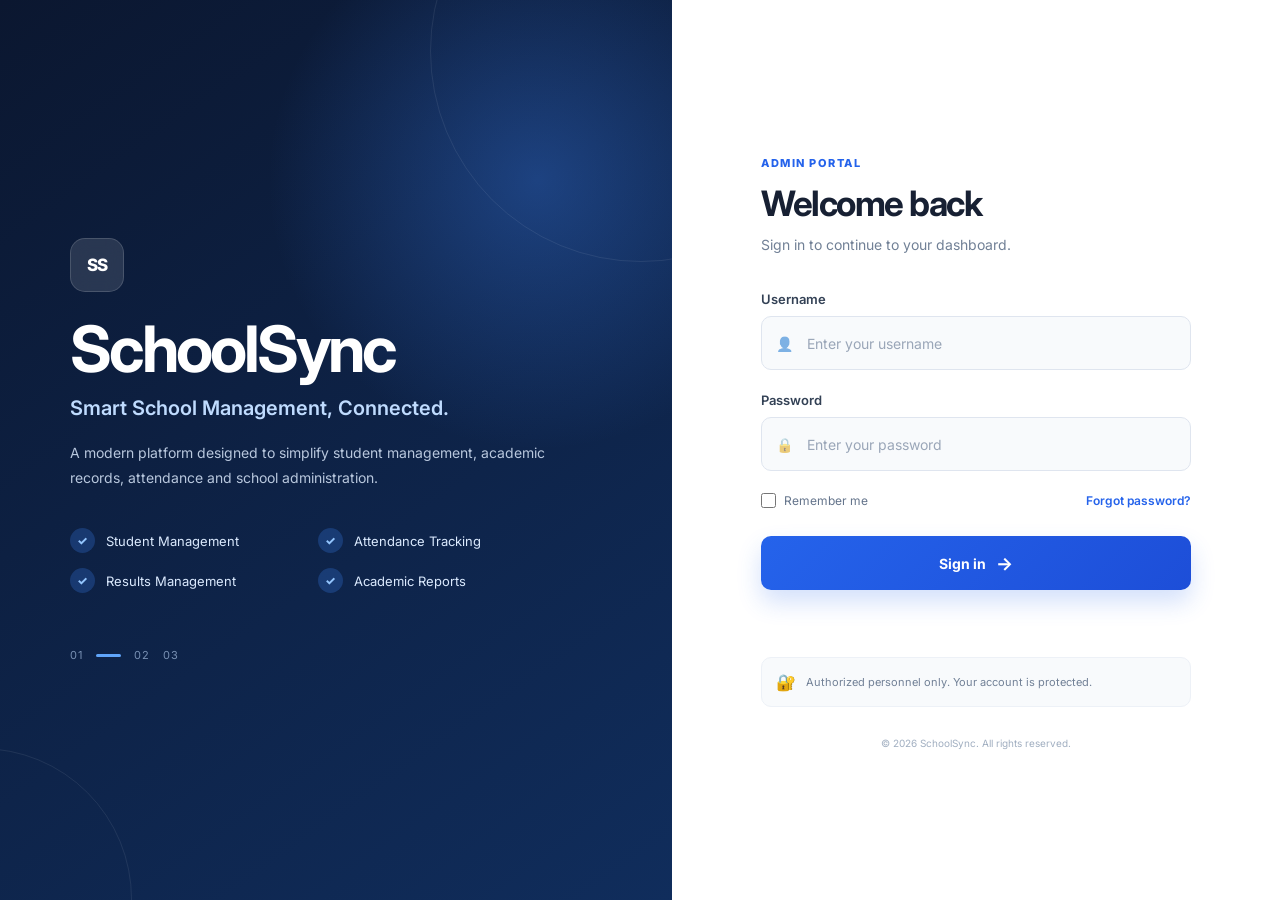
<file: index.html>
<!DOCTYPE html>
<html lang="en">

<head>
    <meta charset="UTF-8">
    <meta name="viewport" content="width=device-width, initial-scale=1.0">

    <title>SchoolSync🎓 | School Management System</title>

    <link rel="stylesheet" href="style.css">
</head>

<body>

    <main class="login-page">

        <!--Branding Section--> 

        <section class="brand-panel">

            <div class="brand-content">

                <div class="brand-logo">
                    <span>SS</span>
                </div>

                <h1>SchoolSync</h1>

                <p class="brand-tagline">
                    Smart School Management, Connected.
                </p>

                <p class="brand-description">
                    A modern platform designed to simplify
                    student management, academic records,
                    attendance and school administration.
                </p>

                <div class="feature-list">

                    <div class="feature">
                        <span class="feature-icon">✓</span>
                        <span>Student Management</span>
                    </div>

                    <div class="feature">
                        <span class="feature-icon">✓</span>
                        <span>Attendance Tracking</span>
                    </div>

                    <div class="feature">
                        <span class="feature-icon">✓</span>
                        <span>Results Management</span>
                    </div>

                    <div class="feature">
                        <span class="feature-icon">✓</span>
                        <span>Academic Reports</span>
                    </div>

                </div>

                <div class="brand-footer">
                    <span>01</span>
                    <span class="active-dot"></span>
                    <span>02</span>
                    <span>03</span>
                </div>

            </div>

        </section>


        <!-- Login section -->

        <section class="login-panel">

            <div class="login-content">

                <div class="mobile-logo">
                    <div class="brand-logo">
                        <span>SS</span>
                    </div>

                    <h2>SchoolSync</h2>
                </div>


                <div class="login-heading">

                    <span class="welcome-label">
                        ADMIN PORTAL
                    </span>

                    <h2>Welcome back</h2>

                    <p>
                        Sign in to continue to your dashboard.
                    </p>

                </div>


                <form id="loginForm">

                    <div class="form-group">

                        <label for="username">
                            Username
                        </label>

                        <div class="input-wrapper">

                            <span class="input-icon">👤</span>

                            <input
                                type="text"
                                id="username"
                                placeholder="Enter your username"
                                autocomplete="username"
                                required
                            >

                        </div>

                    </div>


                    <div class="form-group">

                        <label for="password">
                            Password
                        </label>

                        <div class="input-wrapper">

                            <span class="input-icon">🔒</span>

                            <input
                                type="password"
                                id="password"
                                placeholder="Enter your password"
                                autocomplete="current-password"
                                required
                            >

                        </div>

                    </div>


                    <div class="login-options">

                        <label class="remember">

                            <input
                                type="checkbox"
                                id="rememberMe"
                            >

                            <span>Remember me</span>

                        </label>

                        <a href="#" id="forgotPassword">
                        Forgot password?
                        </a>

                    </div>


                    <button
                        type="submit"
                        class="login-btn"
                    >
                        Sign in
                        <span>→</span>
                    </button>


                    <p id="loginMessage"></p>

                </form>


                <div class="security-note">

                    <span>🔐</span>

                    <p>
                        Authorized personnel only.
                        Your account is protected.
                    </p>

                </div>

                <p class="copyright">
                    © 2026 SchoolSync. All rights reserved.
                </p>

            </div>

        </section>

    </main>

    <script src="script.js"></script>

</body>

</html>
</file>
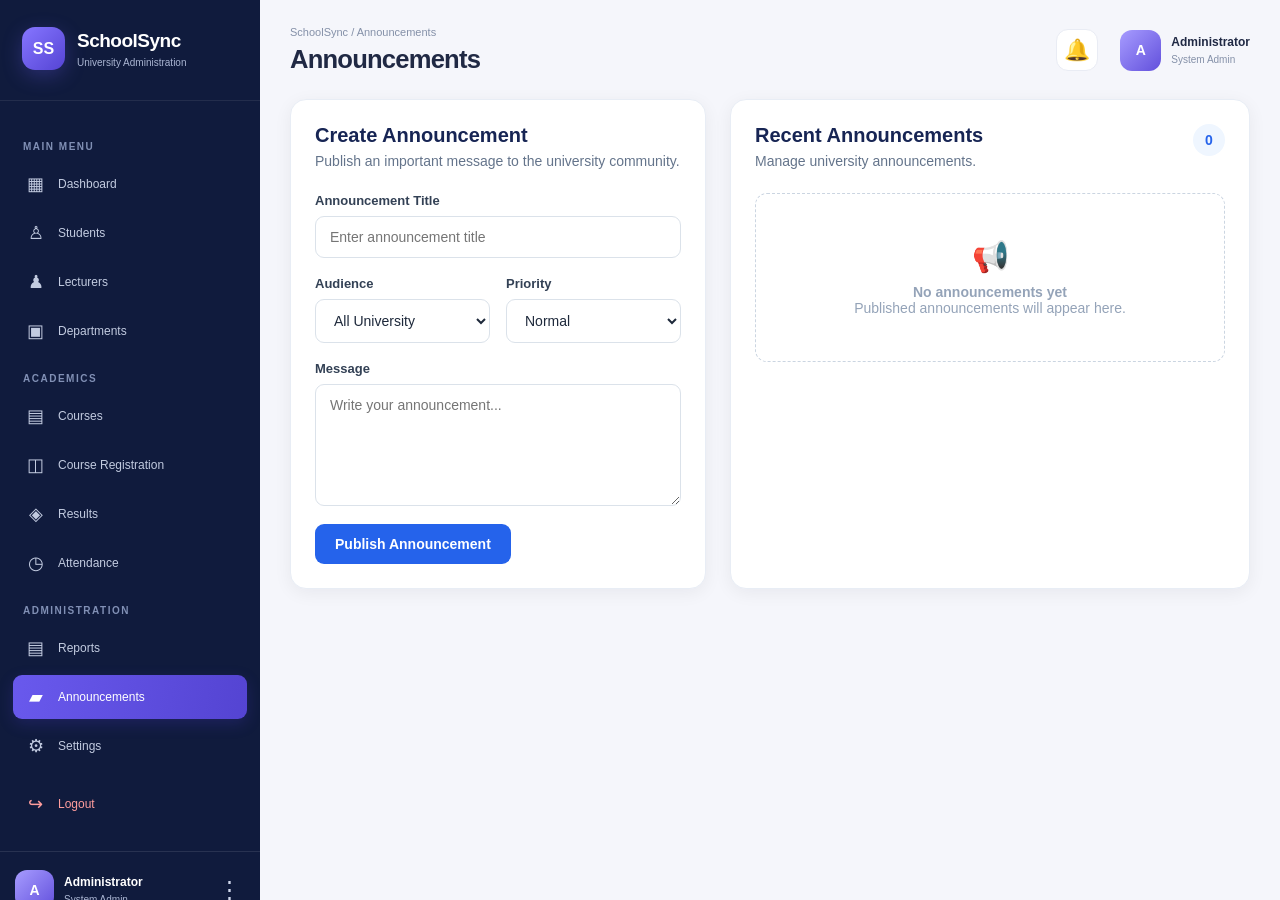
<file: announcements.html>
<!DOCTYPE html>
<html lang="en">

<head>
    <meta charset="UTF-8">
    <meta name="viewport" content="width=device-width, initial-scale=1.0">

    <title>Announcements | SchoolSync</title>

    <link rel="stylesheet" href="dashboard.css">
    <link rel="stylesheet" href="announcements.css">
</head>

<body>

<div class="dashboard-container">

    <aside class="sidebar">

        <div class="sidebar-brand">

            <div class="sidebar-logo">SS</div>

            <div>
                <h2>SchoolSync</h2>
                <span>University Administration</span>
            </div>

        </div>

        <nav class="sidebar-nav">

            <p class="nav-title">MAIN MENU</p>

            <a href="dashboard.html" class="nav-item">
                <span>▦</span>
                Dashboard
            </a>

            <a href="student.html" class="nav-item">
                <span>♙</span>
                Students
            </a>

            <a href="lecturers.html" class="nav-item">
                <span>♟</span>
                Lecturers
            </a>

            <a href="department.html" class="nav-item">
                <span>▣</span>
                Departments
            </a>

            <p class="nav-title">ACADEMICS</p>

            <a href="course.html" class="nav-item">
                <span>▤</span>
                Courses
            </a>

            <a href="registration.html" class="nav-item">
                <span>◫</span>
                Course Registration
            </a>

            <a href="result.html" class="nav-item">
                <span>◈</span>
                Results
            </a>

            <a href="attendance.html" class="nav-item">
                <span>◷</span>
                Attendance
            </a>

            <p class="nav-title">ADMINISTRATION</p>

            <a href="report.html" class="nav-item">
                <span>▤</span>
                Reports
            </a>

            <a href="announcements.html" class="nav-item active">
                <span>▰</span>
                Announcements
            </a>

            <a href="settings.html" class="nav-item">
                <span>⚙</span>
                Settings
            </a>

            <a href="index.html" class="nav-item logout">
                <span>↪</span>
                Logout
            </a>

        </nav>

        <div class="sidebar-profile">

            <div class="profile-avatar">A</div>

            <div class="profile-info">
                <strong>Administrator</strong>
                <span>System Admin</span>
            </div>

            <button class="profile-menu">⋮</button>

        </div>

    </aside>


    <main class="main-content">

        <header class="topbar">

            <div>

                <p class="breadcrumb">
                    SchoolSync / Announcements
                </p>

                <h1>
                    Announcements
                </h1>

            </div>

            <div class="topbar-actions">

                <button class="notification-btn">
                    🔔
                    <span></span>
                </button>

                <div class="top-profile">

                    <div class="top-avatar">A</div>

                    <div>
                        <strong>Administrator</strong>
                        <small>System Admin</small>
                    </div>

                </div>

            </div>

        </header>


        <section class="announcement-layout">

            <!-- CREATE ANNOUNCEMENT -->

            <div class="announcement-card create-card">

                <div class="card-heading">

                    <div>
                        <h2>Create Announcement</h2>
                        <p>Publish an important message to the university community.</p>
                    </div>

                </div>


                <form id="announcementForm">

                    <div class="form-group">

                        <label for="announcementTitle">
                            Announcement Title
                        </label>

                        <input
                            type="text"
                            id="announcementTitle"
                            placeholder="Enter announcement title"
                            required
                        >

                    </div>


                    <div class="form-row">

                        <div class="form-group">

                            <label for="announcementAudience">
                                Audience
                            </label>

                            <select id="announcementAudience">

                                <option value="All University">
                                    All University
                                </option>

                                <option value="Students">
                                    Students
                                </option>

                                <option value="Lecturers">
                                    Lecturers
                                </option>

                                <option value="Academic Staff">
                                    Academic Staff
                                </option>

                            </select>

                        </div>


                        <div class="form-group">

                            <label for="announcementPriority">
                                Priority
                            </label>

                            <select id="announcementPriority">

                                <option value="Normal">
                                    Normal
                                </option>

                                <option value="Important">
                                    Important
                                </option>

                                <option value="Urgent">
                                    Urgent
                                </option>

                            </select>

                        </div>

                    </div>


                    <div class="form-group">

                        <label for="announcementMessage">
                            Message
                        </label>

                        <textarea
                            id="announcementMessage"
                            rows="6"
                            placeholder="Write your announcement..."
                            required
                        ></textarea>

                    </div>


                    <button
                        type="submit"
                        class="primary-btn"
                    >
                        Publish Announcement
                    </button>

                </form>

            </div>


            <!-- ANNOUNCEMENT LIST -->

            <div class="announcement-card">

                <div class="card-heading">

                    <div>
                        <h2>Recent Announcements</h2>
                        <p>Manage university announcements.</p>
                    </div>

                    <span
                        class="announcement-count"
                        id="announcementCount"
                    >
                        0
                    </span>

                </div>


                <div
                    id="announcementList"
                    class="announcement-list"
                ></div>

            </div>

        </section>

    </main>

</div>

<script src="announcements.js"></script>

</body>
</html>
</file>
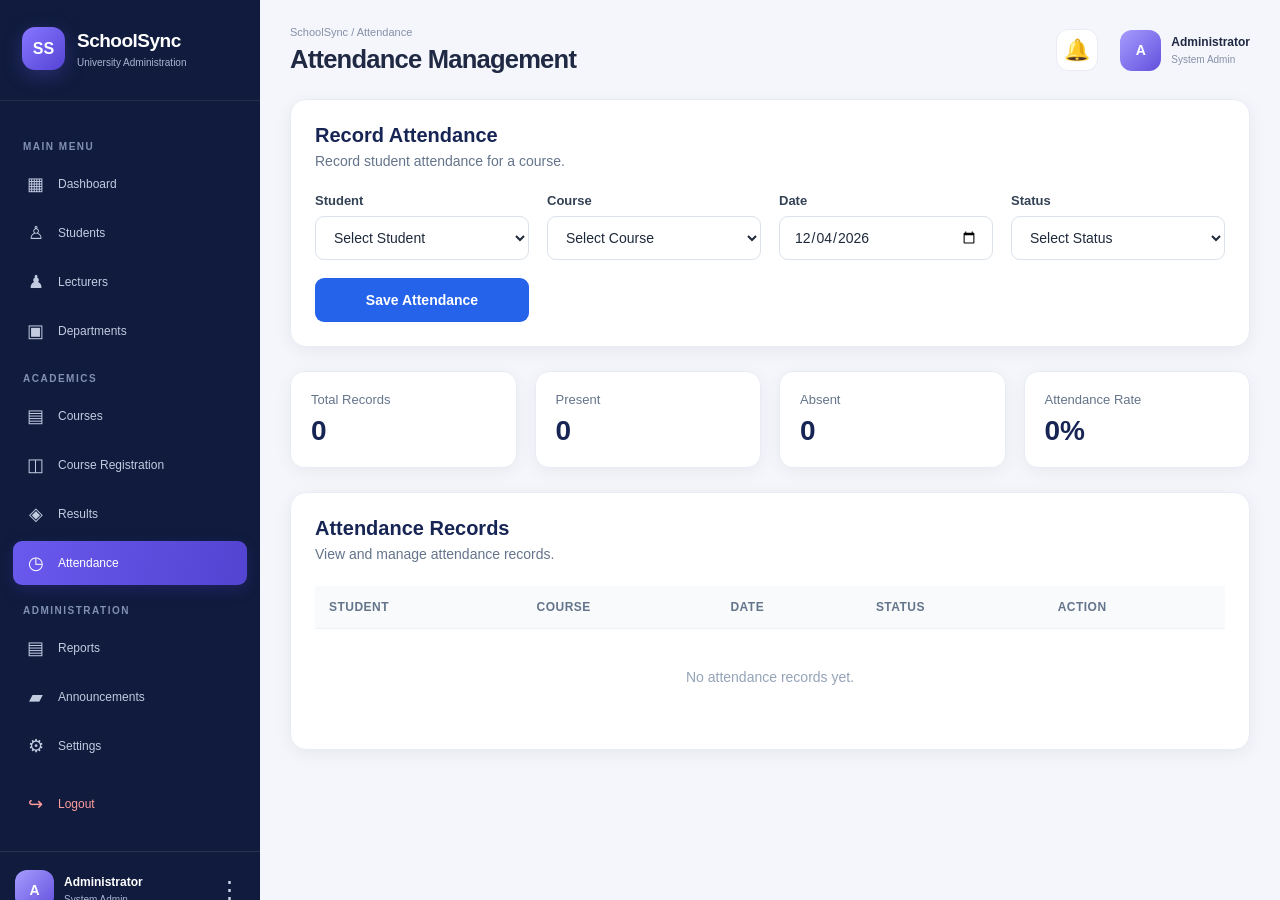
<file: attendance.html>
<!DOCTYPE html>
<html lang="en">

<head>

    <meta charset="UTF-8">

    <meta name="viewport"
          content="width=device-width, initial-scale=1.0">

    <title>Attendance | SchoolSync</title>

    <link rel="stylesheet" href="dashboard.css">
    <link rel="stylesheet" href="attendance.css">

</head>


<body>

<div class="dashboard-container">


    <!-- SIDEBAR -->

    <aside class="sidebar">

        <div class="sidebar-brand">

            <div class="sidebar-logo">
                SS
            </div>

            <div>
                <h2>SchoolSync</h2>
                <span>University Administration</span>
            </div>

        </div>


        <nav class="sidebar-nav">

            <p class="nav-title">
                MAIN MENU
            </p>

            <a href="dashboard.html" class="nav-item">
                <span>▦</span>
                Dashboard
            </a>

            <a href="student.html" class="nav-item">
                <span>♙</span>
                Students
            </a>

            <a href="lecturers.html" class="nav-item">
                <span>♟</span>
                Lecturers
            </a>

            <a href="department.html" class="nav-item">
                <span>▣</span>
                Departments
            </a>


            <p class="nav-title">
                ACADEMICS
            </p>

            <a href="course.html" class="nav-item">
                <span>▤</span>
                Courses
            </a>

            <a href="registration.html" class="nav-item">
                <span>◫</span>
                Course Registration
            </a>

            <a href="result.html" class="nav-item">
                <span>◈</span>
                Results
            </a>

            <a href="attendance.html" class="nav-item active">
                <span>◷</span>
                Attendance
            </a>


            <p class="nav-title">
                ADMINISTRATION
            </p>

            <a href="report.html" class="nav-item">
                <span>▤</span>
                Reports
            </a>

            <a href="announcements.html" class="nav-item">
                <span>▰</span>
                Announcements
            </a>

            <a href="settings.html" class="nav-item">
                <span>⚙</span>
                Settings
            </a>

            <a href="index.html" class="nav-item logout">
                <span>↪</span>
                Logout
            </a>

        </nav>


        <div class="sidebar-profile">

            <div class="profile-avatar">
                A
            </div>

            <div class="profile-info">

                <strong>
                    Administrator
                </strong>

                <span>
                    System Admin
                </span>

            </div>

            <button class="profile-menu">
                ⋮
            </button>

        </div>

    </aside>


    <!-- MAIN CONTENT -->

    <main class="main-content">


        <!-- TOPBAR -->

        <header class="topbar">

            <div>

                <p class="breadcrumb">
                    SchoolSync / Attendance
                </p>

                <h1>
                    Attendance Management
                </h1>

            </div>


            <div class="topbar-actions">

                <button class="notification-btn">
                    🔔
                    <span></span>
                </button>


                <div class="top-profile">

                    <div class="top-avatar">
                        A
                    </div>

                    <div>

                        <strong>
                            Administrator
                        </strong>

                        <small>
                            System Admin
                        </small>

                    </div>

                </div>

            </div>

        </header>


        <!-- ATTENDANCE FORM -->

        <section class="attendance-card">

            <div class="card-title">

                <div>

                    <h2>
                        Record Attendance
                    </h2>

                    <p>
                        Record student attendance for a course.
                    </p>

                </div>

            </div>


            <div class="attendance-form">


                <div class="form-group">

                    <label>
                        Student
                    </label>

                    <select id="studentSelect">

                        <option value="">
                            Select Student
                        </option>

                    </select>

                </div>


                <div class="form-group">

                    <label>
                        Course
                    </label>

                    <select id="courseSelect">

                        <option value="">
                            Select Course
                        </option>

                    </select>

                </div>


                <div class="form-group">

                    <label>
                        Date
                    </label>

                    <input
                        type="date"
                        id="attendanceDate"
                    >

                </div>


                <div class="form-group">

                    <label>
                        Status
                    </label>

                    <select id="attendanceStatus">

                        <option value="">
                            Select Status
                        </option>

                        <option value="Present">
                            Present
                        </option>

                        <option value="Absent">
                            Absent
                        </option>

                        <option value="Late">
                            Late
                        </option>

                        <option value="Excused">
                            Excused
                        </option>

                    </select>

                </div>


                <button
                    type="button"
                    class="primary-btn"
                    id="saveAttendanceBtn"
                >
                    Save Attendance
                </button>

            </div>

        </section>


        <!-- ATTENDANCE STATISTICS -->

        <section class="attendance-stats">

            <div class="attendance-stat">

                <span>
                    Total Records
                </span>

                <strong id="totalAttendance">
                    0
                </strong>

            </div>


            <div class="attendance-stat">

                <span>
                    Present
                </span>

                <strong id="presentCount">
                    0
                </strong>

            </div>


            <div class="attendance-stat">

                <span>
                    Absent
                </span>

                <strong id="absentCount">
                    0
                </strong>

            </div>


            <div class="attendance-stat">

                <span>
                    Attendance Rate
                </span>

                <strong id="attendanceRate">
                    0%
                </strong>

            </div>

        </section>


        <!-- ATTENDANCE TABLE -->

        <section class="attendance-card">

            <div class="card-title">

                <div>

                    <h2>
                        Attendance Records
                    </h2>

                    <p>
                        View and manage attendance records.
                    </p>

                </div>

            </div>


            <div class="table-wrapper">

                <table>

                    <thead>

                        <tr>

                            <th>
                                Student
                            </th>

                            <th>
                                Course
                            </th>

                            <th>
                                Date
                            </th>

                            <th>
                                Status
                            </th>

                            <th>
                                Action
                            </th>

                        </tr>

                    </thead>


                    <tbody id="attendanceTableBody">

                        <tr>

                            <td
                                colspan="5"
                                class="empty-table"
                            >
                                No attendance records yet.
                            </td>

                        </tr>

                    </tbody>

                </table>

            </div>

        </section>


    </main>

</div>


<script src="attendance.js"></script>

</body>

</html>
</file>
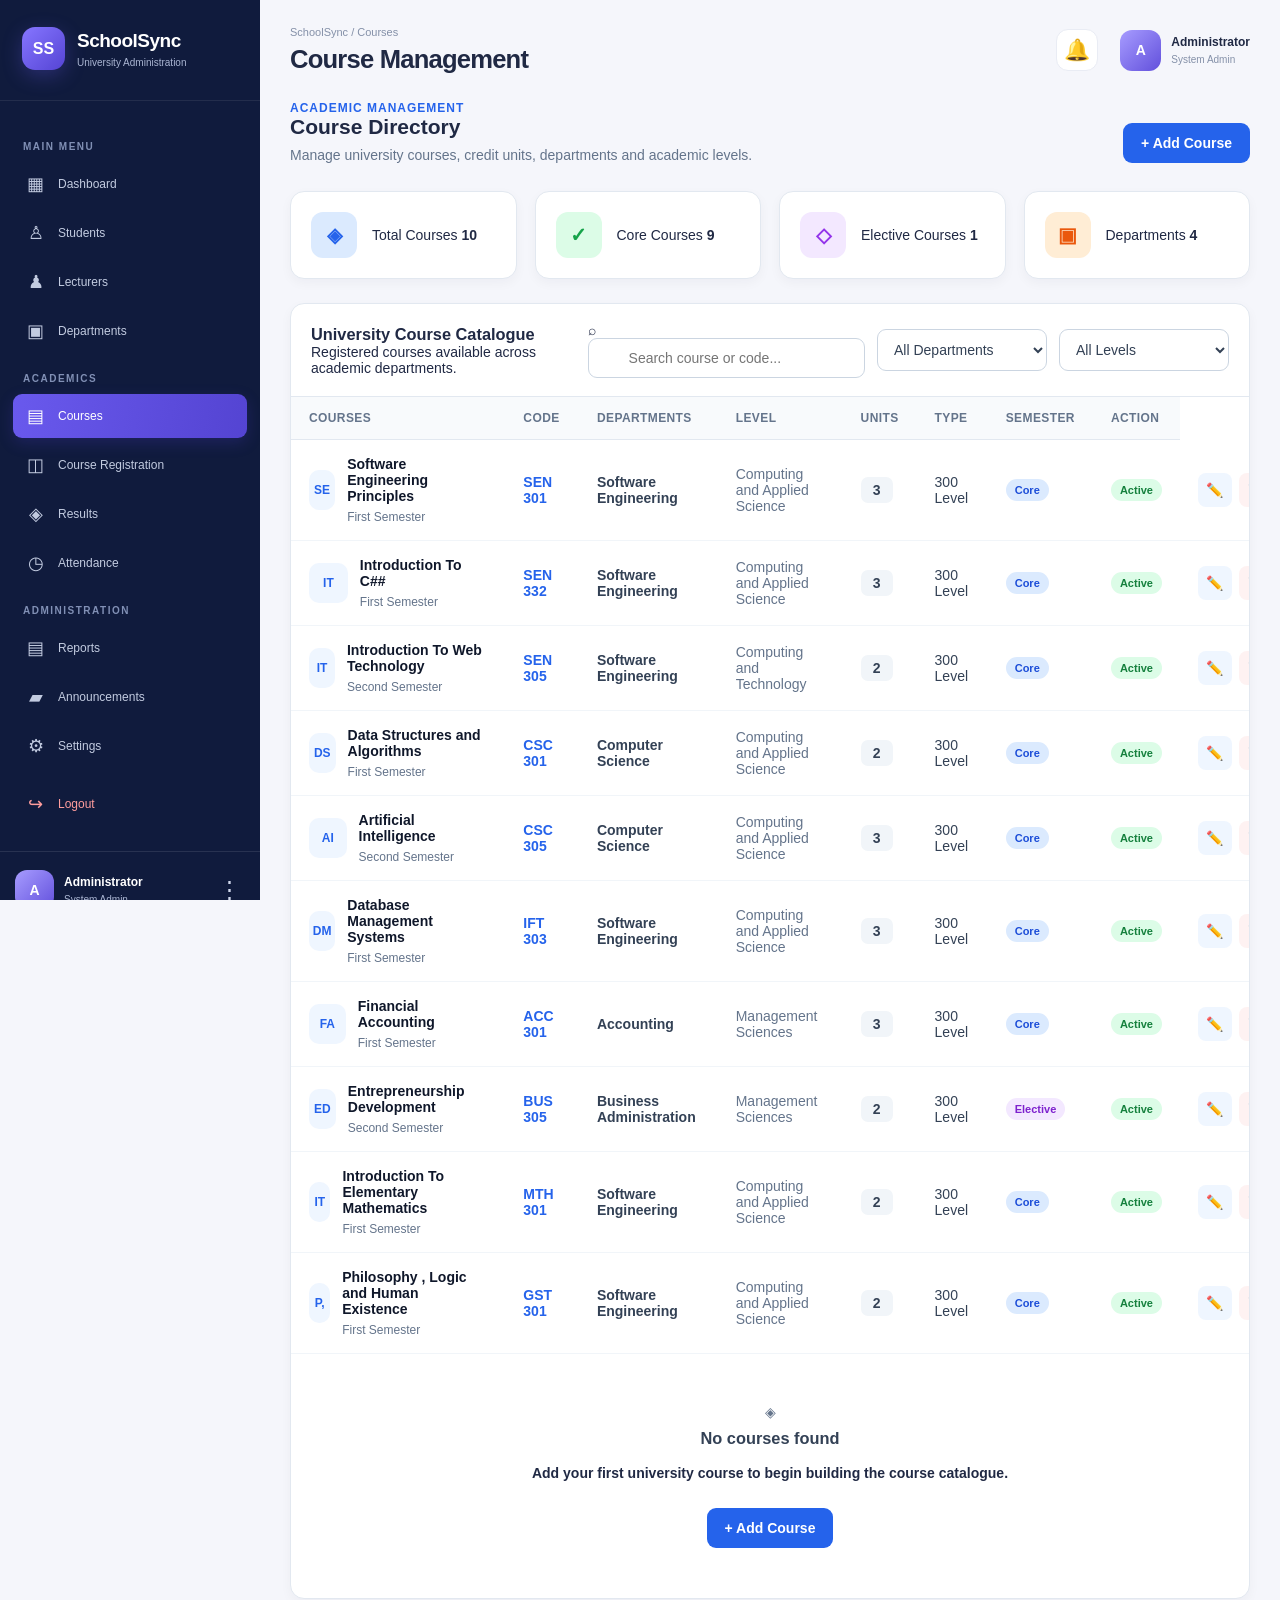
<file: course.html>
<!DOCTYPE html>
<html lang="en">

<head>

    <meta charset="UTF-8">

    <meta
        name="viewport"
        content="width=device-width, initial-scale=1.0"
    >

    <title>SchoolSync | Courses</title>

    <link rel="stylesheet" href="dashboard.css">
    <link rel="stylesheet" href="course.css">

</head>


<body>

<div class="dashboard-container">


    <!-- SIDEBAR -->

    <aside class="sidebar">

        <div class="sidebar-brand">

            <div class="sidebar-logo">
                SS
            </div>

            <div>

                <h2>
                    SchoolSync
                </h2>

                <span>
                    University Administration
                </span>

            </div>

        </div>


        <nav class="sidebar-nav">

            <p class="nav-title">
                MAIN MENU
            </p>


            <a
                href="dashboard.html"
                class="nav-item"
            >
                <span>▦</span>
                Dashboard
            </a>


            <a
                href="student.html"
                class="nav-item"
            >
                <span>♙</span>
                Students
            </a>


            <a
                href="lecturers.html"
                class="nav-item"
            >
                <span>♟</span>
                Lecturers
            </a>


            <a
                href="department.html"
                class="nav-item"
            >
                <span>▣</span>
                Departments
            </a>


            <p class="nav-title">
                ACADEMICS
            </p>


            <a
                href="course.html"
                class="nav-item active"
            >
                <span>▤</span>
                Courses
            </a>


            <a
                href="registration.html"
                class="nav-item"
            >
                <span>◫</span>
                Course Registration
            </a>


            <a
                href="result.html"
                class="nav-item"
            >
                <span>◈</span>
                Results
            </a>


            <a
                href="attendance.html"
                class="nav-item"
            >
                <span>◷</span>
                Attendance
            </a>


            <p class="nav-title">
                ADMINISTRATION
            </p>


            <a
                href="report.html"
                class="nav-item"
            >
                <span>▤</span>
                Reports
            </a>


            <a
                href="announcements.html"
                class="nav-item"
            >
                <span>▰</span>
                Announcements
            </a>


            <a
                href="settings.html"
                class="nav-item"
            >
                <span>⚙</span>
                Settings
            </a>


            <a
                href="index.html"
                class="nav-item logout"
            >
                <span>↪</span>
                Logout
            </a>

        </nav>


        <div class="sidebar-profile">

            <div class="profile-avatar">
                A
            </div>

            <div class="profile-info">

                <strong>
                    Administrator
                </strong>

                <span>
                    System Admin
                </span>

            </div>

            <button class="profile-menu">
                ⋮
            </button>

        </div>

    </aside>



    <!-- MAIN CONTENT -->

    <main class="main-content">


        <!-- TOPBAR -->

        <header class="topbar">

            <div>

                <p class="breadcrumb">
                    SchoolSync / Courses
                </p>

                <h1>
                    Course Management
                </h1>

            </div>


            <div class="topbar-actions">

                <button class="notification-btn">
                    🔔
                    <span></span>
                </button>


                <div class="top-profile">

                    <div class="top-avatar">
                        A
                    </div>

                    <div>

                        <strong>
                            Administrator
                        </strong>

                        <small>
                            System Admin
                        </small>

                    </div>

                </div>

            </div>

        </header>



        <!-- PAGE HEADER -->

        <section class="page-header">

            <div>

                <span class="page-label">
                    ACADEMIC MANAGEMENT
                </span>

                <h2>
                    Course Directory
                </h2>

                <p>
                    Manage university courses, credit units,
                    departments and academic levels.
                </p>

            </div>


            <button
                id="addCourseBtn"
                class="primary-btn"
            >

                <span>
                    +
                </span>

                Add Course

            </button>

        </section>



        <!-- STATISTICS -->

        <section class="course-stats">


            <div class="course-stat">

                <div class="course-stat-icon blue">
                    ◈
                </div>

                <div>

                    <span>
                        Total Courses
                    </span>

                    <strong id="totalCourses">
                        0
                    </strong>

                </div>

            </div>


            <div class="course-stat">

                <div class="course-stat-icon green">
                    ✓
                </div>

                <div>

                    <span>
                        Core Courses
                    </span>

                    <strong id="coreCourses">
                        0
                    </strong>

                </div>

            </div>


            <div class="course-stat">

                <div class="course-stat-icon purple">
                    ◇
                </div>

                <div>

                    <span>
                        Elective Courses
                    </span>

                    <strong id="electiveCourses">
                        0
                    </strong>

                </div>

            </div>


            <div class="course-stat">

                <div class="course-stat-icon orange">
                    ▣
                </div>

                <div>

                    <span>
                        Departments
                    </span>

                    <strong id="courseDepartmentCount">
                        0
                    </strong>

                </div>

            </div>


        </section>



        <!-- COURSE DIRECTORY -->

        <section class="courses-card">


            <div class="courses-toolbar">


                <div>

                    <h3>
                        University Course Catalogue
                    </h3>

                    <p>
                        Registered courses available across
                        academic departments.
                    </p>

                </div>


                <div class="course-tools">


                    <div class="search-box">

                        <span>
                            ⌕
                        </span>

                        <input
                            type="search"
                            id="searchCourse"
                            placeholder="Search course or code..."
                        >

                    </div>


                    <select id="courseDepartmentFilter">

                        <option value="all">
                            All Departments
                        </option>

                    </select>


                    <select id="courseLevelFilter">

                        <option value="all">
                            All Levels
                        </option>

                        <option value="100">
                            100 Level
                        </option>

                        <option value="200">
                            200 Level
                        </option>

                        <option value="300">
                            300 Level
                        </option>

                        <option value="400">
                            400 Level
                        </option>

                        <option value="500">
                            500 Level
                        </option>

                    </select>

                </div>

            </div>



            <!-- TABLE -->

            <div class="table-container">


                <table>

                    <thead>

                        <tr>

                            <th>
                                COURSES
                            </th>

                            <th>
                                CODE
                            </th>

                            <th>
                                DEPARTMENTS
                            </th>

                            <th>
                                LEVEL
                            </th>

                            <th>
                                UNITS
                            </th>

                            <th>
                                TYPE
                            </th>

                            <th>
                                SEMESTER
                            </th>

                            <th>
                                ACTION
                            </th>

                        </tr>

                    </thead>


                    <tbody
                        id="courseTableBody"
                    >

                    </tbody>

                </table>


                <div
                    id="emptyState"
                    class="empty-state"
                >

                    <div class="empty-icon">
                        ◈
                    </div>

                    <h3>
                        No courses found
                    </h3>

                    <p>
                        Add your first university course
                        to begin building the course catalogue.
                    </p>

                    <button
                        id="emptyAddBtn"
                        class="primary-btn"
                    >

                        +
                        Add Course

                    </button>

                </div>

            </div>

        </section>

    </main>

</div>



<!-- COURSE MODAL -->

<div
    id="courseModal"
    class="modal-overlay hidden"
>


    <div class="course-modal">


        <div class="modal-header">

            <div>

                <span>
                    UNIVERSITY COURSE RECORD
                </span>

                <h2 id="modalTitle">
                    Add New Course
                </h2>

            </div>


            <button
                id="closeModal"
                class="close-btn"
            >
                ×
            </button>

        </div>



        <form id="courseForm">


            <!-- ROW 1 -->

            <div class="form-row">

                <div class="input-group">

                    <label for="courseCode">
                        Course Code
                    </label>

                    <input
                        type="text"
                        id="courseCode"
                        placeholder="e.g. SEN 301"
                        required
                    >

                </div>


                <div class="input-group">

                    <label for="courseTitle">
                        Course Title
                    </label>

                    <input
                        type="text"
                        id="courseTitle"
                        placeholder="e.g. Software Engineering"
                        required
                    >

                </div>

            </div>



            <!-- ROW 2 -->

            <div class="form-row">

                <div class="input-group">

                    <label for="courseDepartment">
                        Department
                    </label>

                    <select
                        id="courseDepartment"
                        required
                    >

                        <option value="">
                            Select department
                        </option>

                    </select>

                </div>


                <div class="input-group">

                    <label for="courseFaculty">
                        Faculty
                    </label>

                    <input
                        type="text"
                        id="courseFaculty"
                        placeholder="Computing and Technology"
                        required
                    >

                </div>

            </div>



            <!-- ROW 3 -->

            <div class="form-row">

                <div class="input-group">

                    <label for="courseUnits">
                        Credit Units
                    </label>

                    <select
                        id="courseUnits"
                        required
                    >

                        <option value="">
                            Select units
                        </option>

                        <option value="1">
                            1 Unit
                        </option>

                        <option value="2">
                            2 Units
                        </option>

                        <option value="3">
                            3 Units
                        </option>

                        <option value="4">
                            4 Units
                        </option>

                        <option value="5">
                            5 Units
                        </option>

                        <option value="6">
                            6 Units
                        </option>

                    </select>

                </div>


                <div class="input-group">

                    <label for="courseLevel">
                        Academic Level
                    </label>

                    <select
                        id="courseLevel"
                        required
                    >

                        <option value="">
                            Select level
                        </option>

                        <option value="100">
                            100 Level
                        </option>

                        <option value="200">
                            200 Level
                        </option>

                        <option value="300">
                            300 Level
                        </option>

                        <option value="400">
                            400 Level
                        </option>

                        <option value="500">
                            500 Level
                        </option>

                    </select>

                </div>

            </div>



            <!-- ROW 4 -->

            <div class="form-row">

                <div class="input-group">

                    <label for="courseSemester">
                        Semester
                    </label>

                    <select
                        id="courseSemester"
                        required
                    >

                        <option value="">
                            Select semester
                        </option>

                        <option value="First Semester">
                            First Semester
                        </option>

                        <option value="Second Semester">
                            Second Semester
                        </option>

                    </select>

                </div>


                <div class="input-group">

                    <label for="courseType">
                        Course Type
                    </label>

                    <select
                        id="courseType"
                        required
                    >

                        <option value="">
                            Select course type
                        </option>

                        <option value="Core">
                            Core
                        </option>

                        <option value="Elective">
                            Elective
                        </option>

                    </select>

                </div>

            </div>



            <!-- STATUS -->

            <div class="input-group">

                <label for="courseStatus">
                    Course Status
                </label>

                <select id="courseStatus">

                    <option value="Active">
                        Active
                    </option>

                    <option value="Inactive">
                        Inactive
                    </option>

                </select>

            </div>



            <!-- ACTIONS -->

            <div class="modal-actions">

                <button
                    type="button"
                    id="cancelBtn"
                    class="secondary-btn"
                >
                    Cancel
                </button>


                <button
                    type="submit"
                    class="primary-btn"
                >
                    Save Course
                </button>

            </div>

        </form>

    </div>

</div>


<script src="course.js"></script>

</body>

</html>
</file>
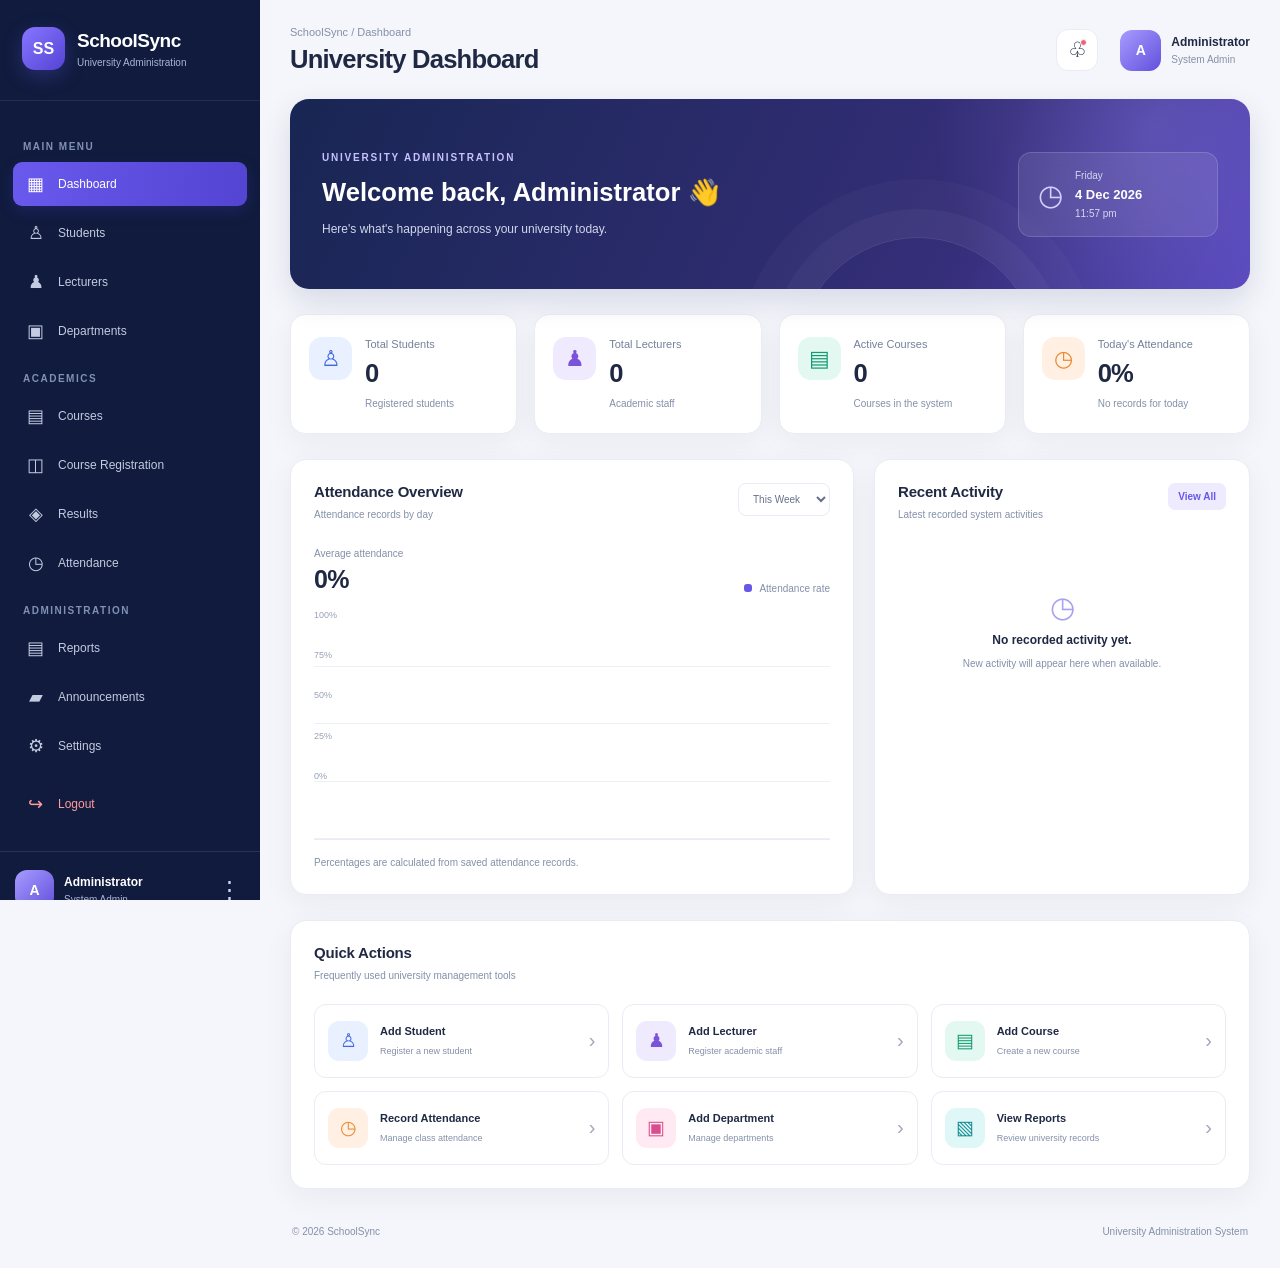
<file: dashboard.html>
<!DOCTYPE html>
<html lang="en">
<head>
    <meta charset="UTF-8">
    <meta name="viewport" content="width=device-width, initial-scale=1.0">
    <meta name="theme-color" content="#101b3d">
    <title>SchoolSync | University Dashboard</title>
    <link rel="stylesheet" href="dashboard.css">
</head>

<body>
<div class="dashboard-container">

    <!-- SIDEBAR -->
    <aside class="sidebar" id="sidebar">
        <div class="sidebar-brand">
            <div class="sidebar-logo">SS</div>
            <div>
                <h2>SchoolSync</h2>
                <span>University Administration</span>
            </div>
        </div>

        <nav class="sidebar-nav">
            <p class="nav-title">MAIN MENU</p>

            <a href="dashboard.html" class="nav-item active" aria-current="page">
                <span>▦</span> Dashboard
            </a>
            <a href="student.html" class="nav-item">
                <span>♙</span> Students
            </a>
            <a href="lecturers.html" class="nav-item">
                <span>♟</span> Lecturers
            </a>
            <a href="department.html" class="nav-item">
                <span>▣</span> Departments
            </a>

            <p class="nav-title">ACADEMICS</p>

            <a href="course.html" class="nav-item">
                <span>▤</span> Courses
            </a>
            <a href="registration.html" class="nav-item">
                <span>◫</span> Course Registration
            </a>
            <a href="result.html" class="nav-item">
                <span>◈</span> Results
            </a>
            <a href="attendance.html" class="nav-item">
                <span>◷</span> Attendance
            </a>

            <p class="nav-title">ADMINISTRATION</p>

            <a href="report.html" class="nav-item">
                <span>▤</span> Reports
            </a>
            <a href="announcements.html" class="nav-item">
                <span>▰</span> Announcements
            </a>
            <a href="settings.html" class="nav-item">
                <span>⚙</span> Settings
            </a>
            <a href="index.html" class="nav-item logout" id="logoutLink">
                <span>↪</span> Logout
            </a>
        </nav>

        <div class="sidebar-profile">
            <div class="profile-avatar">A</div>
            <div class="profile-info">
                <strong id="sidebarAdminName">Administrator</strong>
                <span>System Admin</span>
            </div>

            <div class="dashboard-menu">
                <button type="button" id="dashboardMenuBtn"
                        class="profile-menu" aria-label="Dashboard options"
                        aria-expanded="false" aria-controls="dashboardDropdown">
                    ⋮
                </button>

                <div id="dashboardDropdown" class="dashboard-dropdown hidden">
                    <button type="button" id="refreshDashboard">
                        ↻ Refresh Dashboard
                    </button>
                    <a href="report.html">View Reports</a>
                    <a href="announcements.html">Manage Announcements</a>
                    <a href="settings.html">Dashboard Settings</a>
                </div>
            </div>
        </div>
    </aside>

    <!-- MAIN CONTENT -->
    <main class="main-content">

        <!-- TOP BAR -->
        <header class="topbar">
            <div class="topbar-heading">
                <button type="button" class="mobile-menu-btn"
                        id="mobileMenuBtn" aria-label="Toggle navigation"
                        aria-expanded="false">☰</button>
                <div>
                    <p class="breadcrumb">SchoolSync / Dashboard</p>
                    <h1>University Dashboard</h1>
                </div>
            </div>

            <div class="topbar-actions">
                <button type="button" class="notification-btn"
                        id="notificationBtn" aria-label="Notifications">
                    ♧
                    <span class="notification-dot"></span>
                </button>

                <div class="top-profile">
                    <div class="top-avatar">A</div>
                    <div>
                        <strong id="topAdminName">Administrator</strong>
                        <small>System Admin</small>
                    </div>
                </div>
            </div>
        </header>

        <!-- WELCOME BANNER -->
        <section class="welcome-banner">
            <div class="welcome-content">
                <span class="welcome-label">UNIVERSITY ADMINISTRATION</span>
                <h2>Welcome back, <span id="welcomeAdminName">Administrator</span> 👋</h2>
                <p>Here's what's happening across your university today.</p>
            </div>

            <div class="welcome-date">
                <div class="date-icon">◷</div>
                <div class="dashboard-date">
                    <span id="currentDay">Loading day...</span>
                    <strong id="currentDate">Loading date...</strong>
                    <span id="currentTime">Loading time...</span>
                </div>
            </div>
        </section>

        <!-- STATISTICS -->
        <section class="statistics-grid">
            <article class="stat-card">
                <div class="stat-icon students-icon">♙</div>
                <div class="stat-content">
                    <span>Total Students</span>
                    <strong id="dashboardStudentCount">0</strong>
                    <small>Registered students</small>
                </div>
            </article>

            <article class="stat-card">
                <div class="stat-icon teachers-icon">♟</div>
                <div class="stat-content">
                    <span>Total Lecturers</span>
                    <strong id="dashboardLecturerCount">0</strong>
                    <small>Academic staff</small>
                </div>
            </article>

            <article class="stat-card">
                <div class="stat-icon courses-icon">▤</div>
                <div class="stat-content">
                    <span>Active Courses</span>
                    <strong id="dashboardCourseCount">0</strong>
                    <small>Courses in the system</small>
                </div>
            </article>

            <article class="stat-card">
                <div class="stat-icon attendance-icon">◷</div>
                <div class="stat-content">
                    <span>Today's Attendance</span>
                    <strong id="dashboardAttendanceRate">0%</strong>
                    <small id="attendanceStatNote">No records for today</small>
                </div>
            </article>
        </section>

        <!-- CHART AND ACTIVITY -->
        <section class="dashboard-grid">

            <article class="dashboard-card attendance-card">
                <div class="card-header">
                    <div>
                        <h3>Attendance Overview</h3>
                        <p id="attendanceSubtitle">Attendance records by day</p>
                    </div>

                    <select id="attendancePeriod" aria-label="Attendance period">
                        <option value="week">This Week</option>
                        <option value="month">This Month</option>
                        <option value="year">This Year</option>
                    </select>
                </div>

                <div class="chart-summary">
                    <div>
                        <span>Average attendance</span>
                        <strong id="chartAverage">0%</strong>
                    </div>
                    <span class="chart-legend">
                        <i></i> Attendance rate
                    </span>
                </div>

                <div class="attendance-chart">
                    <div class="chart-axis" aria-hidden="true">
                        <span>100%</span>
                        <span>75%</span>
                        <span>50%</span>
                        <span>25%</span>
                        <span>0%</span>
                    </div>
                    <div class="chart-bars" id="attendanceChart"
                         role="img" aria-label="Attendance rate chart">
                    </div>
                </div>

                <p class="chart-footnote" id="chartFootnote">
                    Percentages are calculated from saved attendance records.
                </p>
            </article>

            <article class="dashboard-card activity-card">
                <div class="card-header">
                    <div>
                        <h3>Recent Activity</h3>
                        <p>Latest recorded system activities</p>
                    </div>
                    <button type="button" class="view-all" id="viewAllActivity">
                        View All
                    </button>
                </div>

                <div class="activity-list" id="recentActivityList">
                    <div class="empty-state">
                        <span>◷</span>
                        <p>No recorded activity yet.</p>
                        <small>New activity will appear here when available.</small>
                    </div>
                </div>
            </article>
        </section>

        <!-- QUICK ACTIONS -->
        <section class="quick-actions-card">
            <div class="card-header">
                <div>
                    <h3>Quick Actions</h3>
                    <p>Frequently used university management tools</p>
                </div>
            </div>

            <div class="quick-actions">
                <a href="student.html" class="quick-action">
                    <span class="quick-icon blue">♙</span>
                    <div>
                        <strong>Add Student</strong>
                        <small>Register a new student</small>
                    </div>
                    <b>›</b>
                </a>

                <a href="lecturers.html" class="quick-action">
                    <span class="quick-icon purple">♟</span>
                    <div>
                        <strong>Add Lecturer</strong>
                        <small>Register academic staff</small>
                    </div>
                    <b>›</b>
                </a>

                <a href="course.html" class="quick-action">
                    <span class="quick-icon green">▤</span>
                    <div>
                        <strong>Add Course</strong>
                        <small>Create a new course</small>
                    </div>
                    <b>›</b>
                </a>

                <a href="attendance.html" class="quick-action">
                    <span class="quick-icon orange">◷</span>
                    <div>
                        <strong>Record Attendance</strong>
                        <small>Manage class attendance</small>
                    </div>
                    <b>›</b>
                </a>

                <a href="department.html" class="quick-action">
                    <span class="quick-icon pink">▣</span>
                    <div>
                        <strong>Add Department</strong>
                        <small>Manage departments</small>
                    </div>
                    <b>›</b>
                </a>

                <a href="report.html" class="quick-action">
                    <span class="quick-icon teal">▧</span>
                    <div>
                        <strong>View Reports</strong>
                        <small>Review university records</small>
                    </div>
                    <b>›</b>
                </a>
            </div>
        </section>

        <footer class="dashboard-footer">
            <span>© <span id="footerYear"></span> SchoolSync</span>
            <span>University Administration System</span>
        </footer>
    </main>
</div>

<div class="toast" id="dashboardToast" role="status" aria-live="polite"></div>

<script src="dashboard.js"></script>
</body>
</html>
</file>
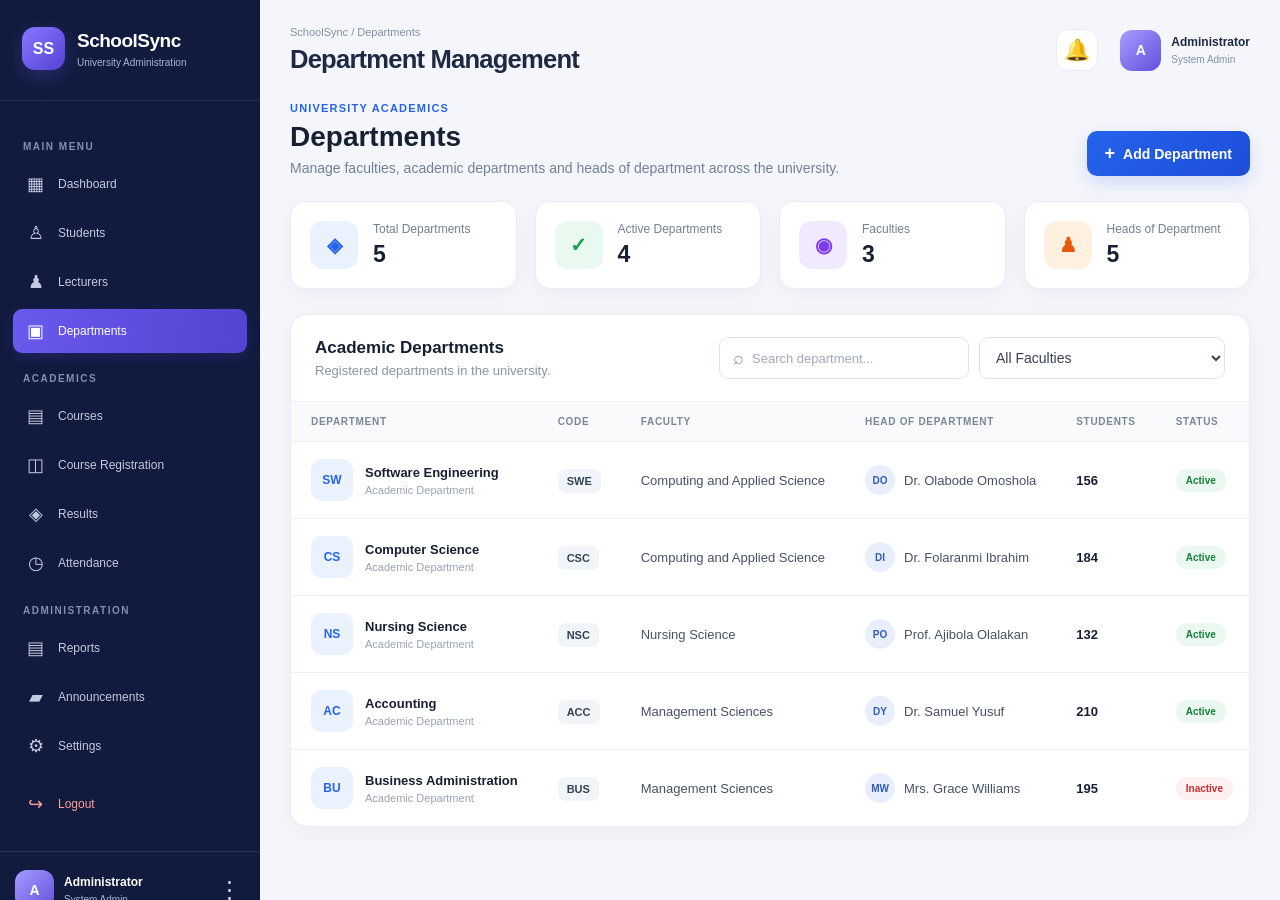
<file: department.html>
<!DOCTYPE html>
<html lang="en">

<head>
    <meta charset="UTF-8">

    <meta name="viewport" content="width=device-width, initial-scale=1.0">

    <title>SchoolSync | Departments</title>

    <link rel="stylesheet" href="dashboard.css">
    <link rel="stylesheet" href="department.css">
</head>

<body>

<div class="dashboard-container">

    <!-- SIDEBAR -->
    <aside class="sidebar">

        <div class="sidebar-brand">

            <div class="sidebar-logo">
                SS
            </div>

            <div>
                <h2>SchoolSync</h2>
                <span>University Administration</span>
            </div>

        </div>


        <nav class="sidebar-nav">

            <p class="nav-title">MAIN MENU</p>

            <a href="dashboard.html" class="nav-item">
                <span>▦</span>
                Dashboard
            </a>

            <a href="student.html" class="nav-item">
                <span>♙</span>
                Students
            </a>

            <a href="lecturers.html" class="nav-item">
                <span>♟</span>
                Lecturers
            </a>

            <a href="department.html" class="nav-item active">
                <span>▣</span>
                Departments
            </a>


            <p class="nav-title">ACADEMICS</p>

            <a href="course.html" class="nav-item">
                <span>▤</span>
                Courses
            </a>

            <a href="registration.html" class="nav-item">
                <span>◫</span>
                Course Registration
            </a>

            <a href="result.html" class="nav-item">
                <span>◈</span>
                Results
            </a>

            <a href="attendance.html" class="nav-item">
                <span>◷</span>
                Attendance
            </a>


            <p class="nav-title">ADMINISTRATION</p>

            <a href="report.html" class="nav-item">
                <span>▤</span>
                Reports
            </a>

            <a href="announcements.html" class="nav-item">
                <span>▰</span>
                Announcements
            </a>

            <a href="settings.html" class="nav-item">
                <span>⚙</span>
                Settings
            </a>

            <a href="index.html" class="nav-item logout">
                <span>↪</span>
                Logout
            </a>

        </nav>


        <div class="sidebar-profile">

            <div class="profile-avatar">
                A
            </div>

            <div class="profile-info">
                <strong>Administrator</strong>
                <span>System Admin</span>
            </div>

            <button class="profile-menu">
                ⋮
            </button>

        </div>

    </aside>


    <!-- MAIN CONTENT -->
    <main class="main-content">

        <!-- TOPBAR -->
        <header class="topbar">

            <div>

                <p class="breadcrumb">
                    SchoolSync / Departments
                </p>

                <h1>
                    Department Management
                </h1>

            </div>


            <div class="topbar-actions">

                <button class="notification-btn">
                    🔔
                    <span></span>
                </button>


                <div class="top-profile">

                    <div class="top-avatar">
                        A
                    </div>

                    <div>
                        <strong>Administrator</strong>
                        <small>System Admin</small>
                    </div>

                </div>

            </div>

        </header>


        <!-- PAGE HEADER -->
        <section class="page-header">

            <div>

                <span class="page-label">
                    UNIVERSITY ACADEMICS
                </span>

                <h2>
                    Departments
                </h2>

                <p>
                Manage faculties, academic departments and
                heads of department across the university.
                </p>

            </div>


            <button
                id="addDepartmentBtn"
                class="primary-btn"
            >
                <span>+</span>
                Add Department
            </button>

        </section>


        <!-- STATISTICS -->
        <section class="department-stats">

            <div class="department-stat">

                <div class="department-stat-icon blue">
                ◈
                </div>

                <div>
                    <span>Total Departments</span>
                    <strong id="totalDepartments">0</strong>
                </div>

            </div>


            <div class="department-stat">

                <div class="department-stat-icon green">
                ✓
                </div>

                <div>
                    <span>Active Departments</span>
                    <strong id="activeDepartments">0</strong>
                </div>

            </div>


            <div class="department-stat">

                <div class="department-stat-icon purple">
                ◉
                </div>

                <div>
                    <span>Faculties</span>
                    <strong id="facultyCount">0</strong>
                </div>

            </div>


            <div class="department-stat">

                <div class="department-stat-icon orange">
                ♟
                </div>

                <div>
                    <span>Heads of Department</span>
                    <strong id="hodCount">0</strong>
                </div>

            </div>

        </section>


        <!-- DEPARTMENT DIRECTORY -->
        <section class="departments-card">

            <div class="departments-toolbar">

                <div>

                    <h3>
                        Academic Departments
                    </h3>

                    <p>
                        Registered departments in the university.
                    </p>

                </div>


                <div class="department-tools">

                    <div class="search-box">

                        <span>⌕</span>

                        <input
                            type="search"
                            id="searchDepartment"
                            placeholder="Search department..."
                        >

                    </div>


                    <select id="facultyFilter">

                        <option value="all">
                            All Faculties
                        </option>

                    </select>

                </div>

            </div>


            <!-- TABLE -->
            <div class="table-container">

                <table>

                    <thead>

                        <tr>

                            <th>
                            DEPARTMENT
                            </th>

                            <th>
                            CODE
                            </th>

                            <th>
                            FACULTY
                            </th>

                            <th>
                            HEAD OF DEPARTMENT
                            </th>

                            <th>
                            STUDENTS
                            </th>

                            <th>
                            STATUS
                            </th>

                            <th>
                            ACTION
                            </th>

                        </tr>

                    </thead>


                    <tbody id="departmentTableBody">

                    </tbody>

                </table>


                <div
                    id="emptyState"
                    class="empty-state"
                >

                    <div class="empty-icon">
                    ◈
                    </div>

                    <h3>
                        No departments found
                    </h3>

                    <p>
                        Add your first academic department
                        to begin building the university structure.
                    </p>

                    <button
                        id="emptyAddBtn"
                        class="primary-btn"
                    >
                        +
                        Add Department
                    </button>

                </div>

            </div>

        </section>

    </main>

</div>


<!-- DEPARTMENT MODAL -->

<div
    id="departmentModal"
    class="modal-overlay hidden"
>

    <div class="department-modal">

        <div class="modal-header">

            <div>

                <span>
                ACADEMIC DEPARTMENT
                </span>

                <h2 id="modalTitle">
                Add New Department
                </h2>

            </div>


            <button
                id="closeModal"
                class="close-btn"
            >
            ×
            </button>

        </div>


        <form id="departmentForm">

            <div class="form-row">

                <div class="input-group">

                    <label for="departmentCode">
                    Department Code
                    </label>

                    <input
                        type="text"
                        id="departmentCode"
                        placeholder="e.g. SEN"
                        required
                    >

                </div>


                <div class="input-group">

                    <label for="departmentName">
                    Department Name
                    </label>

                    <input
                        type="text"
                        id="departmentName"
                        placeholder="e.g. Software Engineering"
                        required
                    >

                </div>

            </div>


            <div class="form-row">

                <div class="input-group">

                    <label for="departmentFaculty">
                    Faculty
                    </label>

                    <input
                        type="text"
                        id="departmentFaculty"
                        placeholder="e.g. Computing and Applied Science"
                        required
                    >

                </div>


                <div class="input-group">

                    <label for="departmentHod">
                        Head of Department
                    </label>

                    <input
                        type="text"
                        id="departmentHod"
                        placeholder="Enter HOD name"
                        required
                    >

                </div>

            </div>


            <div class="form-row">

                <div class="input-group">

                    <label for="departmentStudents">
                        Number of Students
                    </label>

                    <input
                        type="number"
                        id="departmentStudents"
                        min="0"
                        placeholder="e.g. 120"
                        required
                    >

                </div>


                <div class="input-group">

                    <label for="departmentStatus">
                        Department Status
                    </label>

                    <select id="departmentStatus">

                        <option value="Active">
                            Active
                        </option>

                        <option value="Inactive">
                            Inactive
                        </option>

                    </select>

                </div>

            </div>


            <div class="modal-actions">

                <button
                    type="button"
                    id="cancelBtn"
                    class="secondary-btn"
                >
                    Cancel
                </button>


                <button
                    type="submit"
                    class="primary-btn"
                >
                    Save Department
                </button>

            </div>

        </form>

    </div>

</div>


<script src="department.js"></script>

</body>
</html>
</file>
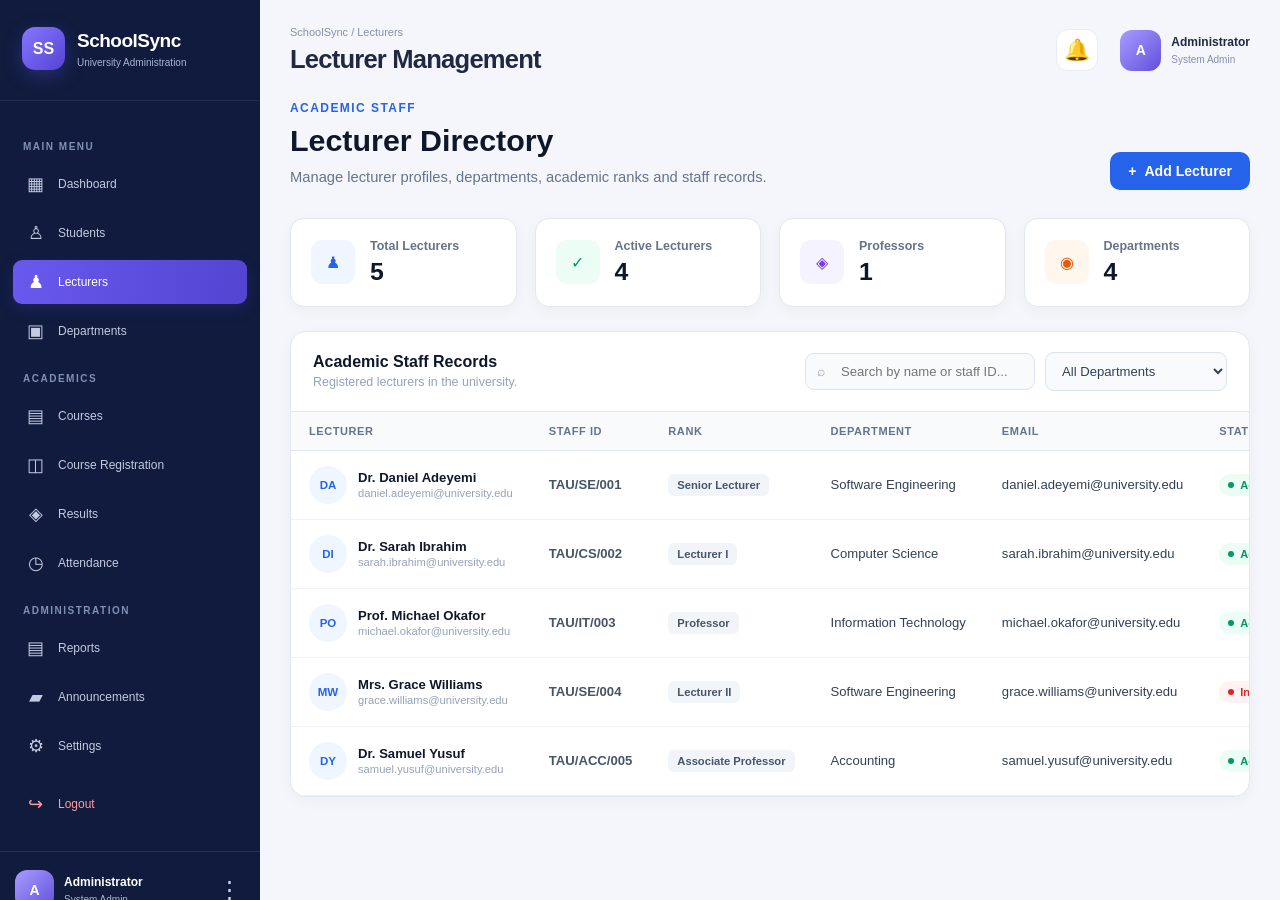
<file: lecturers.html>
<!DOCTYPE html>
<html lang="en">

<head>

    <meta charset="UTF-8">

    <meta
        name="viewport"
        content="width=device-width, initial-scale=1.0"
    >

    <title>SchoolSync | Lecturers</title>

    <link
        rel="stylesheet"
        href="dashboard.css"
    >

    <link
        rel="stylesheet"
        href="lecturers.css"

        
    >

   

</head>


<body>

<div class="dashboard-container">


    <!-- sidebar -->

    <aside class="sidebar">


        <div class="sidebar-brand">

            <div class="sidebar-logo">
                SS
            </div>

            <div>

                <h2>
                    SchoolSync
                </h2>

                <span>
                    University Administration
                </span>

            </div>

        </div>


        <nav class="sidebar-nav">


            <p class="nav-title">
                MAIN MENU
            </p>


            <a
                href="dashboard.html"
                class="nav-item"
            >

                <span>▦</span>

                Dashboard

            </a>


            <a
                href="student.html"
                class="nav-item"
            >

                <span>♙</span>

                Students

            </a>


            <a
                href="lecturers.html"
                class="nav-item active"
            >

                <span>♟</span>

                Lecturers

            </a>


            <a
                href="department.html"
                class="nav-item"
            >

                <span>▣</span>

                Departments

            </a>


            <p class="nav-title">
                ACADEMICS
            </p>


            <a
                href="course.html"
                class="nav-item"
            >

                <span>▤</span>

                Courses

            </a>


            <a
                href="registration.html"
                class="nav-item"
            >

                <span>◫</span>

                Course Registration

            </a>


            <a
                href="result.html"
                class="nav-item"
            >

                <span>◈</span>

                Results

            </a>


            <a
                href="attendance.html"
                class="nav-item"
            >

                <span>◷</span>

                Attendance

            </a>


            <p class="nav-title">
                ADMINISTRATION
            </p>


            <a
                href="report.html"
                class="nav-item"
            >

                <span>▤</span>

                Reports

            </a>


            <a
                href="announcements.html"
                class="nav-item"
            >

                <span>▰</span>

                Announcements

            </a>


            <a
                href="settings.html"
                class="nav-item"
            >

                <span>⚙</span>

                Settings

            </a>


            <a
                href="index.html"
                class="nav-item logout"
            >

                <span>↪</span>

                Logout

            </a>


        </nav>


        <div class="sidebar-profile">

            <div class="profile-avatar">
                A
            </div>

            <div class="profile-info">

                <strong>
                    Administrator
                </strong>

                <span>
                    System Admin
                </span>

            </div>

            <button class="profile-menu">
                ⋮
            </button>

        </div>


    </aside>



    <!-- main content -->

    <main class="main-content">


        <!-- Topbar -->

        <header class="topbar">

            <div>

                <p class="breadcrumb">
                    SchoolSync / Lecturers
                </p>

                <h1>
                    Lecturer Management
                </h1>

            </div>


            <div class="topbar-actions">

                <button class="notification-btn">

                    🔔

                    <span></span>

                </button>


                <div class="top-profile">

                    <div class="top-avatar">
                        A
                    </div>

                    <div>

                        <strong>
                            Administrator
                        </strong>

                        <small>
                            System Admin
                        </small>

                    </div>

                </div>

            </div>

        </header>



        <!-- Page header -->

        <section class="page-header">


            <div>

                <span class="page-label">
                    ACADEMIC STAFF
                </span>

                <h2>
                    Lecturer Directory
                </h2>

                <p>
                    Manage lecturer profiles, departments,
                    academic ranks and staff records.
                </p>
            </div>


            <button id="addLecturerBtn" class="primary-btn open-add-modal">
            <span>+</span>
            Add Lecturer
            </button>


        </section>



        <!-- Statistics -->

        <section class="lecturer-stats">


            <div class="lecturer-stat">

                <div class="lecturer-stat-icon blue">
                    ♟
                </div>

                <div>

                    <span>
                        Total Lecturers
                    </span>

                    <strong id="totalLecturers">
                        0
                    </strong>

                </div>

            </div>


            <div class="lecturer-stat">

                <div class="lecturer-stat-icon green">
                    ✓
                </div>

                <div>

                    <span>
                        Active Lecturers
                    </span>

                    <strong id="activeLecturers">
                        0
                    </strong>

                </div>

            </div>


            <div class="lecturer-stat">

                <div class="lecturer-stat-icon purple">
                    ◈
                </div>

                <div>

                    <span>
                        Professors
                    </span>

                    <strong id="professorCount">
                        0
                    </strong>

                </div>

            </div>


            <div class="lecturer-stat">

                <div class="lecturer-stat-icon orange">
                    ◉
                </div>

                <div>

                    <span>
                        Departments
                    </span>

                    <strong id="departmentCount">
                        0
                    </strong>

                </div>

            </div>


        </section>



        <!-- LECTURER DIRECTORY -->

        <section class="lecturers-card">


            <div class="lecturers-toolbar">


                <div>

                    <h3>
                        Academic Staff Records
                    </h3>

                    <p>
                        Registered lecturers in the university.
                    </p>

                </div>


                <div class="lecturer-tools">


                    <div class="search-box">

                        <span>
                            ⌕
                        </span>

                        <input
                            type="search"
                            id="searchLecturer"
                            placeholder="Search by name or staff ID..."
                        >

                    </div>


                    <select id="departmentFilter">

                        <option value="all">
                            All Departments
                        </option>

                    </select>


                </div>


            </div>



            <!-- TABLE -->

            <div class="table-container">


                <table>


                    <thead>

                        <tr>

                            <th>
                                LECTURER
                            </th>

                            <th>
                                STAFF ID
                            </th>

                            <th>
                                RANK
                            </th>

                            <th>
                                DEPARTMENT
                            </th>

                            <th>
                                EMAIL
                            </th>

                            <th>
                                STATUS
                            </th>

                            <th>
                                ACTION
                            </th>

                        </tr>

                    </thead>


                    <tbody
                        id="lecturerTableBody"
                    >

                    </tbody>


                </table>



                <!-- EMPTY STATE -->

                <div
                    id="emptyState"
                    class="empty-state"
                >

                    <div class="empty-icon">
                        ♟
                    </div>

                    <h3>
                        No lecturer records found
                    </h3>

                    <p>
                        Add your first lecturer to begin
                        building the academic staff directory.
                    </p>

                    <button
                        id="emptyAddBtn"
                        class="primary-btn"
                    >

                        +

                        Add Lecturer

                    </button>

                </div>


            </div>


        </section>


    </main>


</div>



<!-- Lecturers modal -->

<div
    id="lecturerModal"
    class="modal-overlay hidden"
>


    <div class="lecturer-modal">


        <!-- MODAL HEADER -->

        <div class="modal-header">


            <div>

                <span>
                    ACADEMIC STAFF RECORD
                </span>

                <h2 id="modalTitle">
                    Add New Lecturer
                </h2>

            </div>


            <button
                id="closeModal"
                class="close-btn"
            >
                ×
            </button>


        </div>



        <!-- FORM -->

        <form id="lecturerForm">


            <!-- ROW 1 -->

            <div class="form-row">


                <div class="input-group">

                    <label for="lecturerId">
                        Staff ID
                    </label>

                    <input
                        type="text"
                        id="lecturerId"
                        placeholder="e.g. STF/SE/001"
                        required
                    >

                </div>


                <div class="input-group">

                    <label for="lecturerName">
                        Full Name
                    </label>

                    <input
                        type="text"
                        id="lecturerName"
                        placeholder="Enter lecturer's full name"
                        required
                    >

                </div>


            </div>



            <!-- ROW 2 -->

            <div class="form-row">


                <div class="input-group">

                    <label for="lecturerGender">
                        Gender
                    </label>

                    <select
                        id="lecturerGender"
                        required
                    >

                        <option value="">
                            Select gender
                        </option>

                        <option value="Male">
                            Male
                        </option>

                        <option value="Female">
                            Female
                        </option>

                    </select>

                </div>


                <div class="input-group">

                    <label for="lecturerRank">
                        Academic Rank
                    </label>

                    <select
                        id="lecturerRank"
                        required
                    >

                        <option value="">
                            Select academic rank
                        </option>

                        <option value="Professor">
                            Professor
                        </option>

                        <option value="Associate Professor">
                            Associate Professor
                        </option>

                        <option value="Senior Lecturer">
                            Senior Lecturer
                        </option>

                        <option value="Lecturer I">
                            Lecturer I
                        </option>

                        <option value="Lecturer II">
                            Lecturer II
                        </option>

                        <option value="Assistant Lecturer">
                            Assistant Lecturer
                        </option>

                    </select>

                </div>


            </div>



            <!-- ROW 3 -->

            <div class="form-row">


                <div class="input-group">

                    <label for="lecturerFaculty">
                        Faculty
                    </label>

                    <input
                        type="text"
                        id="lecturerFaculty"
                        placeholder="e.g. Computing and Technology"
                        required
                    >

                </div>


                <div class="input-group">

                    <label for="lecturerDepartment">
                        Department
                    </label>

                    <input
                        type="text"
                        id="lecturerDepartment"
                        placeholder="e.g. Software Engineering"
                        required
                    >

                </div>


            </div>



            <!-- ROW 4 -->

            <div class="form-row">


                <div class="input-group">

                    <label for="lecturerEmail">
                        Email Address
                    </label>

                    <input
                        type="email"
                        id="lecturerEmail"
                        placeholder="lecturer@university.edu"
                        required
                    >

                </div>


                <div class="input-group">

                    <label for="lecturerPhone">
                        Phone Number
                    </label>

                    <input
                        type="tel"
                        id="lecturerPhone"
                        placeholder="e.g. 08012345678"
                        required
                    >

                </div>


            </div>



            <!-- STATUS -->

            <div class="input-group">

                <label for="lecturerStatus">
                    Employment Status
                </label>

                <select id="lecturerStatus">

                    <option value="Active">
                        Active
                    </option>

                    <option value="Inactive">
                        Inactive
                    </option>

                    <option value="On Leave">
                        On Leave
                    </option>

                </select>

            </div>



            <!-- ACTIONS -->

            <div class="modal-actions">

                <button
                    type="button"
                    id="cancelBtn"
                    class="secondary-btn"
                >
                    Cancel
                </button>


                <button
                    type="submit"
                    class="primary-btn"
                >
                    Save Lecturer
                </button>

            </div>


        </form>


    </div>


</div>



<script src="lecturers.js"></script>

</body>

</html>
</file>
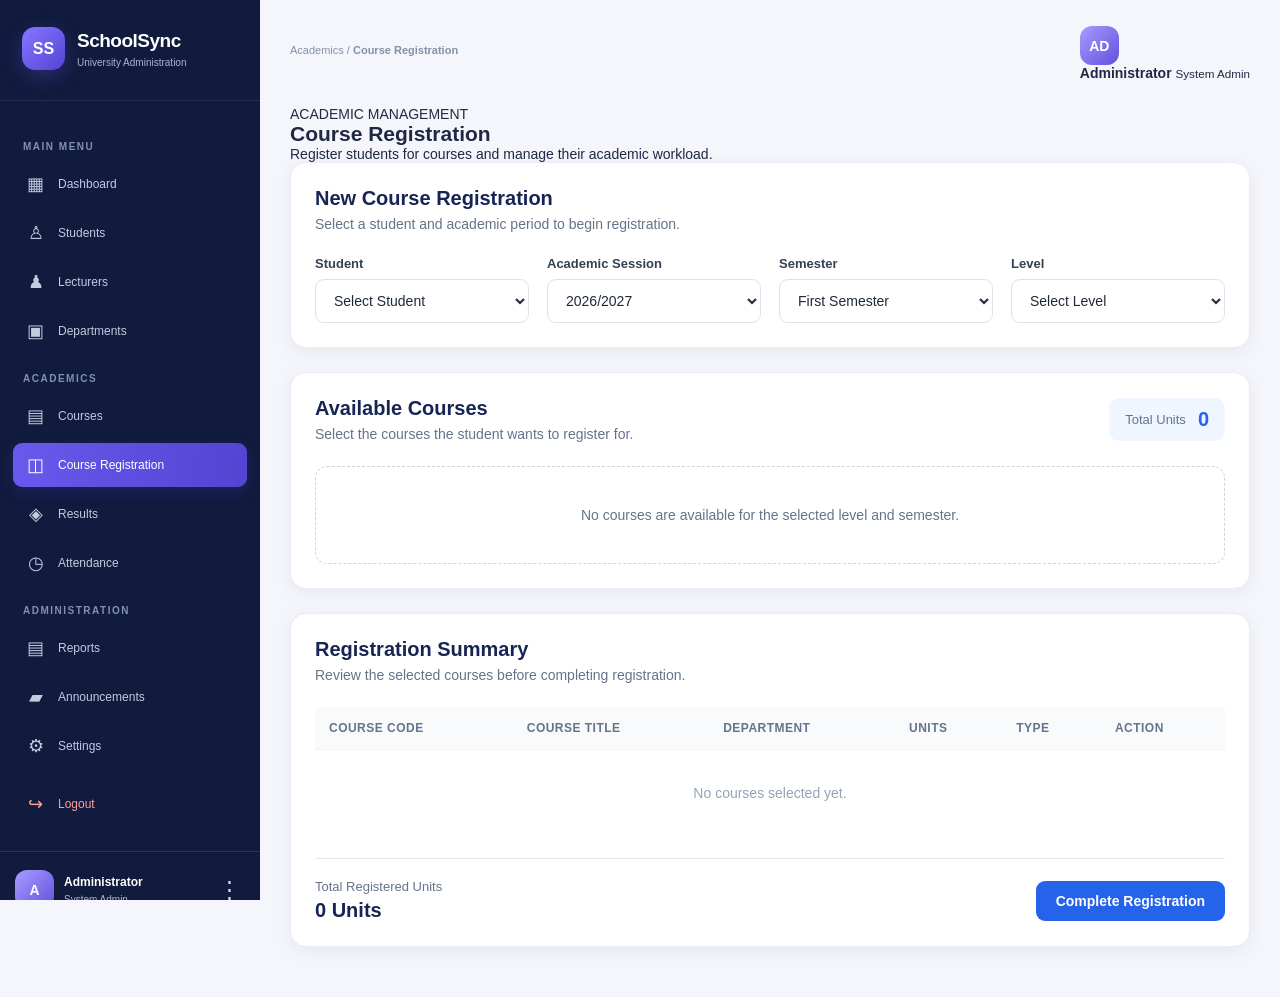
<file: registration.html>
<!DOCTYPE html>
<html lang="en">

<head>

    <meta charset="UTF-8">

    <meta name="viewport"
          content="width=device-width, initial-scale=1.0">

    <title>Course Registration | SchoolSync</title>

    <link rel="stylesheet" href="dashboard.css">
    <link rel="stylesheet" href="registration.css">

</head>


<body>

    <div class="dashboard-container">

        <!-- Sidebar -->

        <aside class="sidebar">

            <div class="sidebar-brand">

                <div class="sidebar-logo">SS</div>

                <div>
                    <h2>SchoolSync</h2>
                    <span>University Administration</span>
                </div>

            </div>


            <nav class="sidebar-nav">

                <p class="nav-title">MAIN MENU</p>

                <a href="dashboard.html" class="nav-item">
                    <span>▦</span>
                    Dashboard
                </a>

                <a href="student.html" class="nav-item">
                    <span>♙</span>
                    Students
                </a>

                <a href="lecturers.html" class="nav-item">
                    <span>♟</span>
                    Lecturers
                </a>

                <a href="department.html" class="nav-item">
                    <span>▣</span>
                    Departments
                </a>


                <p class="nav-title">ACADEMICS</p>

                <a href="course.html" class="nav-item">
                    <span>▤</span>
                    Courses
                </a>

                <a href="registration.html" class="nav-item active">
                    <span>◫</span>
                    Course Registration
                </a>

                <a href="result.html" class="nav-item">
                    <span>◈</span>
                    Results
                </a>

                <a href="attendance.html" class="nav-item">
                    <span>◷</span>
                    Attendance
                </a>


                <p class="nav-title">ADMINISTRATION</p>

                <a href="report.html" class="nav-item">
                    <span>▤</span>
                    Reports
                </a>

                <a href="announcements.html" class="nav-item">
                    <span>▰</span>
                    Announcements
                </a>

                <a href="settings.html" class="nav-item">
                    <span>⚙</span>
                    Settings
                </a>

                <a href="index.html" class="nav-item logout">
                    <span>↪</span>
                    Logout
                </a>

            </nav>


            <div class="sidebar-profile">

                <div class="profile-avatar">
                    A
                </div>

                <div class="profile-info">

                    <strong>Administrator</strong>

                    <span>System Admin</span>

                </div>

                <button class="profile-menu">
                    ⋮
                </button>

            </div>

        </aside>

    <!-- MAIN CONTENT -->

    <main class="main-content">


        <!-- TOPBAR -->

        <header class="topbar">

            <div class="breadcrumb">

                <span>
                    Academics
                </span>

                <span>/</span>

                <strong>
                    Course Registration
                </strong>

            </div>


            <div class="admin-profile">

                <div class="profile-avatar">
                    AD
                </div>

                <div>

                    <strong>
                        Administrator
                    </strong>

                    <small>
                        System Admin
                    </small>

                </div>

            </div>

        </header>



        <!-- PAGE HEADER -->

        <section class="page-header">

            <div>

                <span class="page-label">
                    ACADEMIC MANAGEMENT
                </span>

                <h1>
                    Course Registration
                </h1>

                <p>
                    Register students for courses and manage
                    their academic workload.
                </p>

            </div>

        </section>



        <!-- REGISTRATION FORM -->

        <section class="registration-card">

            <div class="card-title">

                <div>

                    <h2>
                        New Course Registration
                    </h2>

                    <p>
                        Select a student and academic period
                        to begin registration.
                    </p>

                </div>

            </div>



            <div class="registration-form">


                <!-- STUDENT -->

                <div class="form-group">

                    <label for="studentSelect">
                        Student
                    </label>

                    <select id="studentSelect">

                        <option value="">
                            Select Student
                        </option>

                    </select>

                </div>



                <!-- SESSION -->

                <div class="form-group">

                    <label for="sessionSelect">
                        Academic Session
                    </label>

                    <select id="sessionSelect">

                        <option value="2026/2027">
                            2026/2027
                        </option>

                        <option value="2025/2026">
                            2025/2026
                        </option>

                        <option value="2024/2025">
                            2024/2025
                        </option>

                    </select>

                </div>



                <!-- SEMESTER -->

                <div class="form-group">

                    <label for="semesterSelect">
                        Semester
                    </label>

                    <select id="semesterSelect">

                        <option value="First Semester">
                            First Semester
                        </option>

                        <option value="Second Semester">
                            Second Semester
                        </option>

                    </select>

                </div>



                <!-- LEVEL -->

                <div class="form-group">

                    <label for="levelSelect">
                        Level
                    </label>

                    <select id="levelSelect">

                        <option value="">
                            Select Level
                        </option>

                        <option value="100 Level">
                            100 Level
                        </option>

                        <option value="200 Level">
                            200 Level
                        </option>

                        <option value="300 Level">
                            300 Level
                        </option>

                        <option value="400 Level">
                            400 Level
                        </option>

                        <option value="500 Level">
                            500 Level
                        </option>

                    </select>

                </div>

            </div>

        </section>



        <!-- COURSE SELECTION -->

        <section class="registration-card">

            <div class="card-title">

                <div>

                    <h2>
                        Available Courses
                    </h2>

                    <p>
                        Select the courses the student wants
                        to register for.
                    </p>

                </div>


                <div class="unit-summary">

                    <span>
                        Total Units
                    </span>

                    <strong id="totalUnits">
                        0
                    </strong>

                </div>

            </div>



            <!-- COURSE LIST -->

            <div id="courseList"
                 class="course-list">

                <!-- JavaScript will load courses here -->

            </div>


        </section>



        <!-- REGISTERED COURSES -->

        <section class="registration-card">

            <div class="card-title">

                <div>

                    <h2>
                        Registration Summary
                    </h2>

                    <p>
                        Review the selected courses before
                        completing registration.
                    </p>

                </div>

            </div>



            <div class="table-wrapper">

                <table>

                    <thead>

                        <tr>

                            <th>
                                Course Code
                            </th>

                            <th>
                                Course Title
                            </th>

                            <th>
                                Department
                            </th>

                            <th>
                                Units
                            </th>

                            <th>
                                Type
                            </th>

                            <th>
                                Action
                            </th>

                        </tr>

                    </thead>


                    <tbody id="registrationTableBody">

                        <tr>

                            <td colspan="6"
                                class="empty-table">

                                No courses selected yet.

                            </td>

                        </tr>

                    </tbody>

                </table>

            </div>


            <div class="registration-footer">

                <div>

                    <span>
                        Total Registered Units
                    </span>

                    <strong id="summaryUnits">
                        0 Units
                    </strong>

                </div>


                <button
                    type="button"
                    id="registerBtn"
                    class="primary-btn">

                    Complete Registration

                </button>

            </div>

        </section>


    </main>

</div>

    <script src="registration.js"></script>

</body>

</html>
</file>
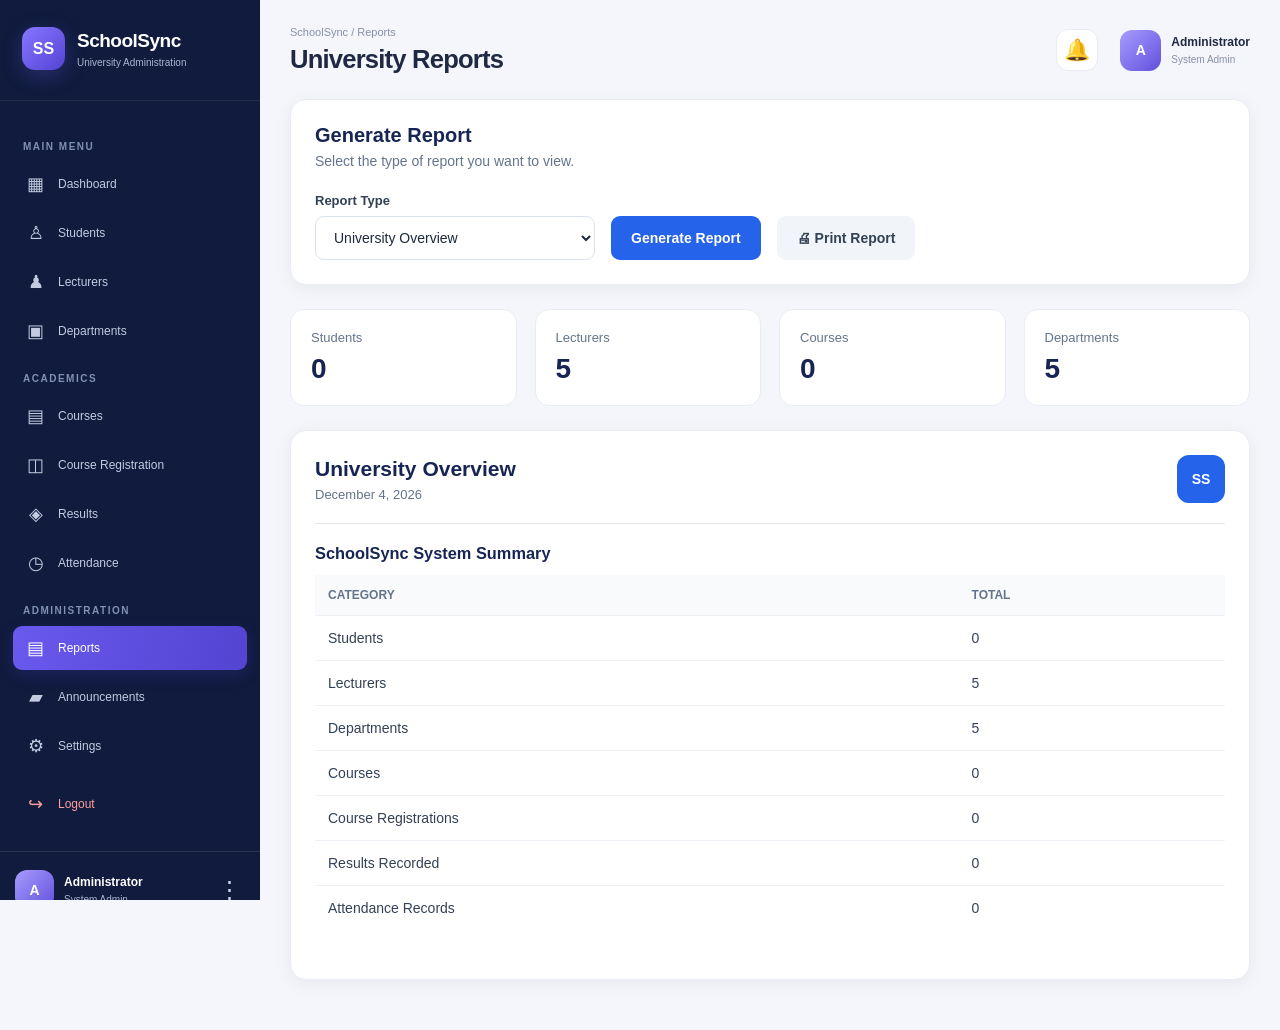
<file: report.html>
<!DOCTYPE html>
<html lang="en">

<head>
    <meta charset="UTF-8">
    <meta name="viewport" content="width=device-width, initial-scale=1.0">

    <title>Reports | SchoolSync</title>

    <link rel="stylesheet" href="dashboard.css">
    <link rel="stylesheet" href="report.css">
</head>

<body>

<div class="dashboard-container">

    <!-- SIDEBAR -->

    <aside class="sidebar">

        <div class="sidebar-brand">

            <div class="sidebar-logo">
                SS
            </div>

            <div>
                <h2>SchoolSync</h2>
                <span>University Administration</span>
            </div>

        </div>

        <nav class="sidebar-nav">

            <p class="nav-title">MAIN MENU</p>

            <a href="dashboard.html" class="nav-item">
                <span>▦</span>
                Dashboard
            </a>

            <a href="student.html" class="nav-item">
                <span>♙</span>
                Students
            </a>

            <a href="lecturers.html" class="nav-item">
                <span>♟</span>
                Lecturers
            </a>

            <a href="department.html" class="nav-item">
                <span>▣</span>
                Departments
            </a>

            <p class="nav-title">ACADEMICS</p>

            <a href="course.html" class="nav-item">
                <span>▤</span>
                Courses
            </a>

            <a href="registration.html" class="nav-item">
                <span>◫</span>
                Course Registration
            </a>

            <a href="result.html" class="nav-item">
                <span>◈</span>
                Results
            </a>

            <a href="attendance.html" class="nav-item">
                <span>◷</span>
                Attendance
            </a>

            <p class="nav-title">ADMINISTRATION</p>

            <a href="report.html" class="nav-item active">
                <span>▤</span>
                Reports
            </a>

            <a href="announcements.html" class="nav-item">
                <span>▰</span>
                Announcements
            </a>

            <a href="settings.html" class="nav-item">
                <span>⚙</span>
                Settings
            </a>

            <a href="index.html" class="nav-item logout">
                <span>↪</span>
                Logout
            </a>

        </nav>

        <div class="sidebar-profile">

            <div class="profile-avatar">
                A
            </div>

            <div class="profile-info">
                <strong>Administrator</strong>
                <span>System Admin</span>
            </div>

            <button class="profile-menu">
                ⋮
            </button>

        </div>

    </aside>


    <!-- MAIN CONTENT -->

    <main class="main-content">

        <header class="topbar">

            <div>

                <p class="breadcrumb">
                    SchoolSync / Reports
                </p>

                <h1>
                    University Reports
                </h1>

            </div>

            <div class="topbar-actions">

                <button class="notification-btn">
                    🔔
                    <span></span>
                </button>

                <div class="top-profile">

                    <div class="top-avatar">
                        A
                    </div>

                    <div>
                        <strong>Administrator</strong>
                        <small>System Admin</small>
                    </div>

                </div>

            </div>

        </header>


        <!-- REPORT OPTIONS -->

        <section class="report-card">

            <div class="card-title">

                <div>

                    <h2>
                        Generate Report
                    </h2>

                    <p>
                        Select the type of report you want to view.
                    </p>

                </div>

            </div>


            <div class="report-controls">

                <div class="form-group">

                    <label>
                        Report Type
                    </label>

                    <select id="reportType">

                        <option value="overview">
                            University Overview
                        </option>

                        <option value="students">
                            Student Report
                        </option>

                        <option value="results">
                            Results Report
                        </option>

                        <option value="attendance">
                            Attendance Report
                        </option>

                        <option value="registration">
                            Course Registration Report
                        </option>

                    </select>

                </div>


                <button
                    class="primary-btn"
                    id="generateReportBtn"
                >
                    Generate Report
                </button>


                <button
                    class="secondary-btn"
                    id="printReportBtn"
                >
                    🖨 Print Report
                </button>

            </div>

        </section>


        <!-- REPORT SUMMARY -->

        <section class="report-stats">

            <div class="report-stat">

                <span>
                    Students
                </span>

                <strong id="reportStudents">
                    0
                </strong>

            </div>

            <div class="report-stat">

                <span>
                    Lecturers
                </span>

                <strong id="reportLecturers">
                    0
                </strong>

            </div>

            <div class="report-stat">

                <span>
                    Courses
                </span>

                <strong id="reportCourses">
                    0
                </strong>

            </div>

            <div class="report-stat">

                <span>
                    Departments
                </span>

                <strong id="reportDepartments">
                    0
                </strong>

            </div>

        </section>


        <!-- REPORT OUTPUT -->

        <section class="report-card">

            <div class="report-header">

                <div>

                    <h2 id="reportTitle">
                        University Overview
                    </h2>

                    <p id="reportDate">
                    </p>

                </div>

                <div class="report-logo">
                    SS
                </div>

            </div>


            <div
                id="reportContent"
                class="report-content"
            >

            </div>

        </section>

    </main>

</div>


<script src="report.js"></script>

</body>

</html>
</file>
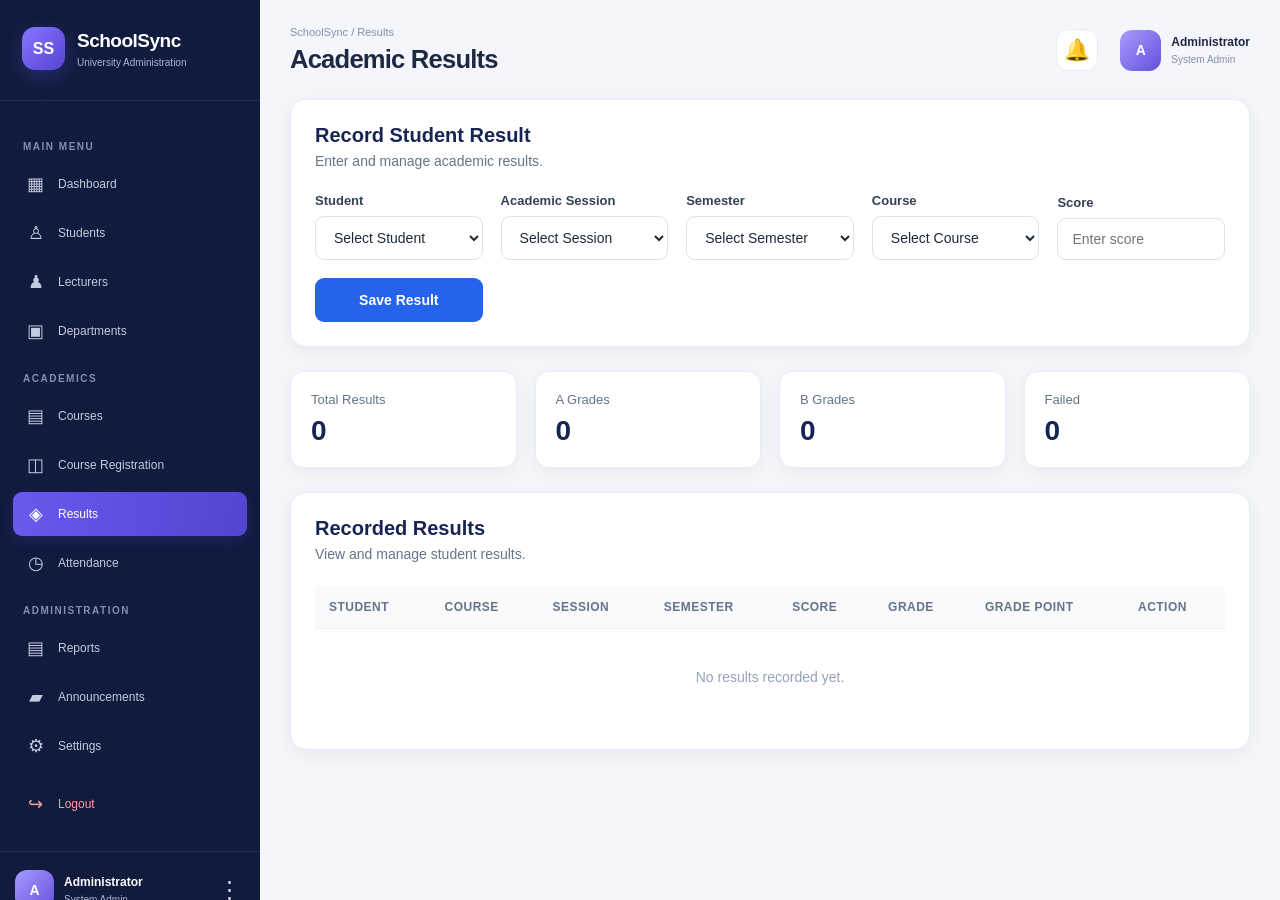
<file: result.html>
<!DOCTYPE html>
<html lang="en">

<head>

    <meta charset="UTF-8">

    <meta name="viewport"
          content="width=device-width, initial-scale=1.0">

    <title>Results | SchoolSync</title>

    <link rel="stylesheet" href="dashboard.css">
    <link rel="stylesheet" href="result.css">

</head>


<body>


<div class="dashboard-container">


    <!-- SIDEBAR -->

    <aside class="sidebar">

        <div class="sidebar-brand">

            <div class="sidebar-logo">
                SS
            </div>

            <div>
                <h2>SchoolSync</h2>
                <span>University Administration</span>
            </div>

        </div>


        <nav class="sidebar-nav">

            <p class="nav-title">
                MAIN MENU
            </p>

            <a href="dashboard.html" class="nav-item">
                <span>▦</span>
                Dashboard
            </a>

            <a href="student.html" class="nav-item">
                <span>♙</span>
                Students
            </a>

            <a href="lecturers.html" class="nav-item">
                <span>♟</span>
                Lecturers
            </a>

            <a href="department.html" class="nav-item">
                <span>▣</span>
                Departments
            </a>


            <p class="nav-title">
                ACADEMICS
            </p>

            <a href="course.html" class="nav-item">
                <span>▤</span>
                Courses
            </a>

            <a href="registration.html" class="nav-item">
                <span>◫</span>
                Course Registration
            </a>

            <a href="result.html" class="nav-item active">
                <span>◈</span>
                Results
            </a>

            <a href="attendance.html" class="nav-item">
                <span>◷</span>
                Attendance
            </a>


            <p class="nav-title">
                ADMINISTRATION
            </p>

            <a href="report.html" class="nav-item">
                <span>▤</span>
                Reports
            </a>

            <a href="announcements.html" class="nav-item">
                <span>▰</span>
                Announcements
            </a>

            <a href="settings.html" class="nav-item">
                <span>⚙</span>
                Settings
            </a>

            <a href="index.html" class="nav-item logout">
                <span>↪</span>
                Logout
            </a>

        </nav>


        <div class="sidebar-profile">

            <div class="profile-avatar">
                A
            </div>

            <div class="profile-info">

                <strong>
                    Administrator
                </strong>

                <span>
                    System Admin
                </span>

            </div>

            <button class="profile-menu">
                ⋮
            </button>

        </div>

    </aside>


    <!-- MAIN CONTENT -->

    <main class="main-content">


        <!-- TOPBAR -->

        <header class="topbar">

            <div>

                <p class="breadcrumb">
                    SchoolSync / Results
                </p>

                <h1>
                    Academic Results
                </h1>

            </div>


            <div class="topbar-actions">

                <button class="notification-btn">
                    🔔
                    <span></span>
                </button>


                <div class="top-profile">

                    <div class="top-avatar">
                        A
                    </div>

                    <div>

                        <strong>
                            Administrator
                        </strong>

                        <small>
                            System Admin
                        </small>

                    </div>

                </div>

            </div>

        </header>


        <!-- RESULT ENTRY -->

        <section class="result-card">

            <div class="card-title">

                <div>

                    <h2>
                        Record Student Result
                    </h2>

                    <p>
                        Enter and manage academic results.
                    </p>

                </div>

            </div>


            <div class="result-form">


                <div class="form-group">

                    <label>
                        Student
                    </label>

                    <select id="studentSelect">

                        <option value="">
                            Select Student
                        </option>

                    </select>

                </div>


                <div class="form-group">

                    <label>
                        Academic Session
                    </label>

                    <select id="sessionSelect">

                        <option value="">
                            Select Session
                        </option>

                        <option value="2021/2022">
                            2021/2022
                        </option>

                        <option value="2022/2023">
                            2022/2023
                        </option>

                        <option value="2023/2024">
                            2023/2024
                        </option>

                        <option value="2024/2025">
                            2024/2025
                        </option>

                        <option value="2025/2026">
                            2025/2026
                        </option>

                        <option value="2026/2027">
                            2026/2027
                        </option>

                        <option value="2027/2028">
                            2027/2028
                        </option>

                        <option value="2028/2029">
                            2028/2029
                        </option>

                    </select>

                </div>


                <div class="form-group">

                    <label>
                        Semester
                    </label>

                    <select id="semesterSelect">

                        <option value="">
                            Select Semester
                        </option>

                        <option value="First Semester">
                            First Semester
                        </option>

                        <option value="Second Semester">
                            Second Semester
                        </option>

                    </select>

                </div>


                <div class="form-group">

                    <label>
                        Course
                    </label>

                    <select id="courseSelect">

                        <option value="">
                            Select Course
                        </option>

                    </select>

                </div>


                <div class="form-group">

                    <label>
                        Score

                    </label>

                    <input
                        type="number"
                        id="scoreInput"
                        min="0"
                        max="100"
                        placeholder="Enter score"
                    >

                </div>


                <button
                    type="button"
                    class="primary-btn"
                    id="saveResultBtn"
                >
                    Save Result
                </button>


            </div>

        </section>


        <!-- RESULT SUMMARY -->

        <section class="result-stats">

            <div class="result-stat">

                <span>
                    Total Results
                </span>

                <strong id="totalResults">
                    0
                </strong>

            </div>


            <div class="result-stat">

                <span>
                    A Grades
                </span>

                <strong id="aGrades">
                    0
                </strong>

            </div>


            <div class="result-stat">

                <span>
                    B Grades
                </span>

                <strong id="bGrades">
                    0
                </strong>

            </div>


            <div class="result-stat">

                <span>
                    Failed
                </span>

                <strong id="failedResults">
                    0
                </strong>

            </div>

        </section>


        <!-- RESULTS TABLE -->

        <section class="result-card">

            <div class="card-title">

                <div>

                    <h2>
                        Recorded Results
                    </h2>

                    <p>
                        View and manage student results.
                    </p>

                </div>

            </div>


            <div class="table-wrapper">

                <table>

                    <thead>

                        <tr>

                            <th>
                                Student
                            </th>

                            <th>
                                Course
                            </th>

                            <th>
                                Session
                            </th>

                            <th>
                                Semester
                            </th>

                            <th>
                                Score
                            </th>

                            <th>
                                Grade
                            </th>

                            <th>
                                Grade Point
                            </th>

                            <th>
                                Action
                            </th>

                        </tr>

                    </thead>


                    <tbody id="resultTableBody">

                        <tr>

                            <td
                                colspan="8"
                                class="empty-table"
                            >
                                No results recorded yet.
                            </td>

                        </tr>

                    </tbody>

                </table>

            </div>

        </section>


    </main>

</div>


<script src="result.js"></script>

</body>

</html>
</file>
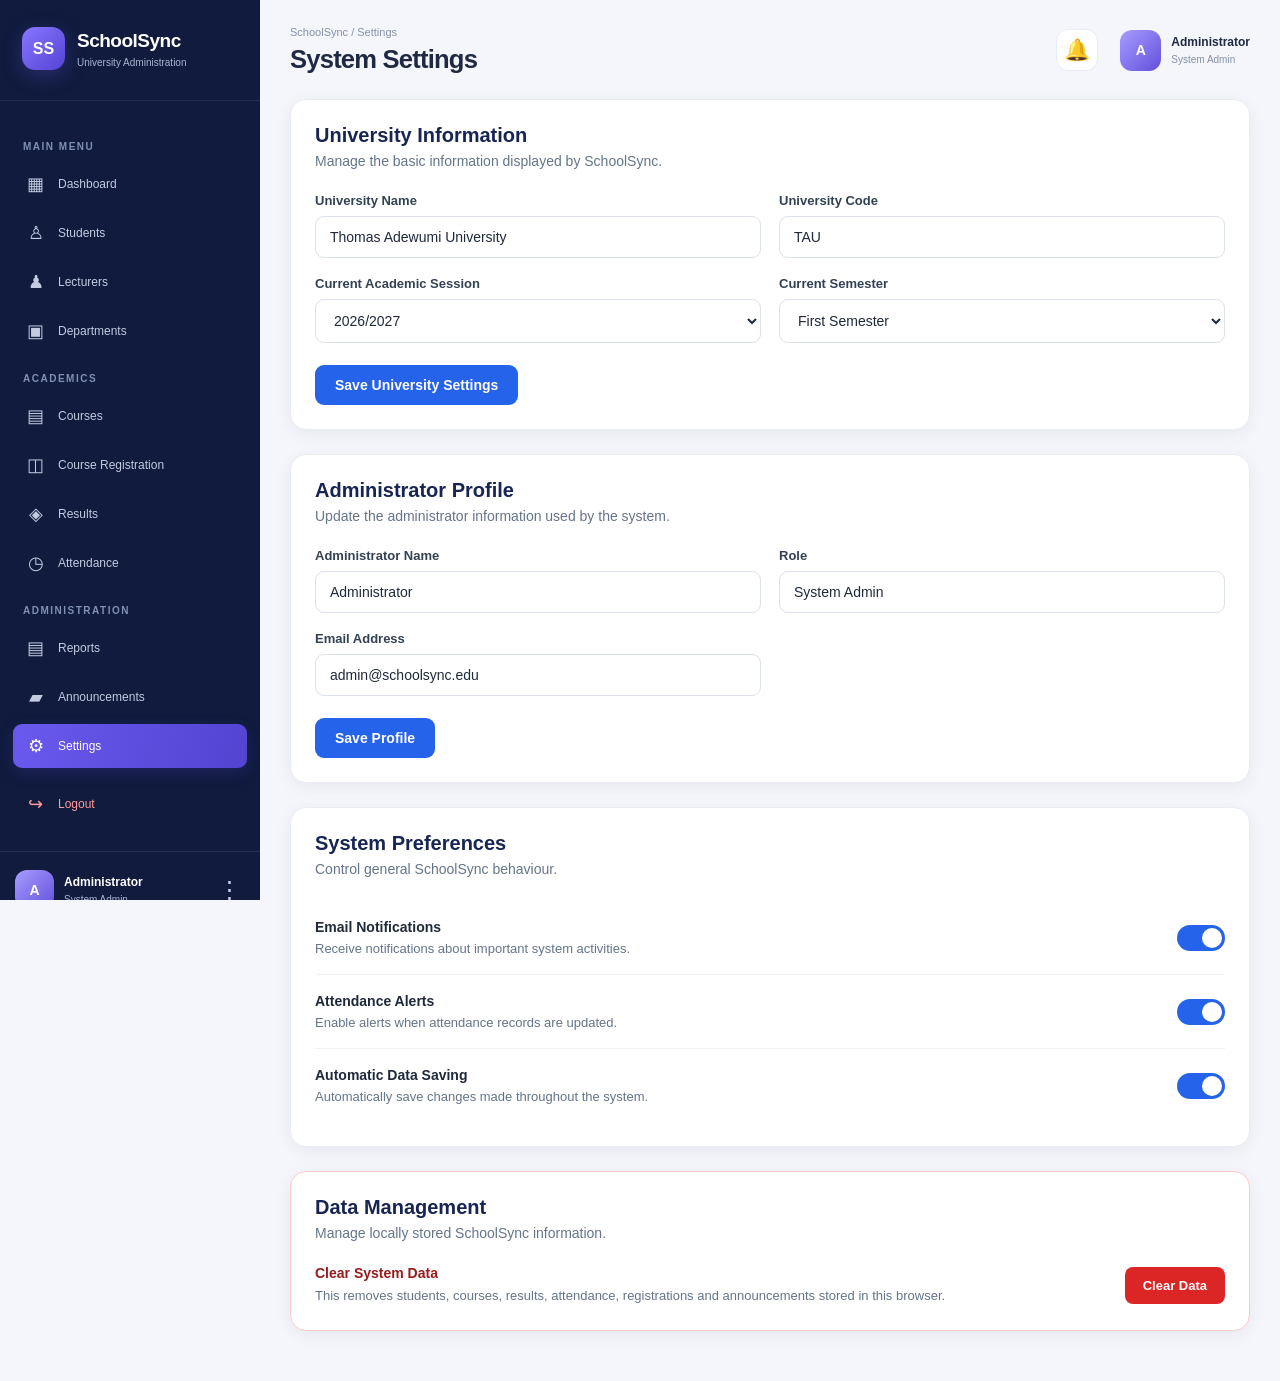
<file: settings.html>
<!DOCTYPE html>
<html lang="en">

<head>
    <meta charset="UTF-8">
    <meta name="viewport" content="width=device-width, initial-scale=1.0">

    <title>Settings | SchoolSync</title>

    <link rel="stylesheet" href="dashboard.css">
    <link rel="stylesheet" href="settings.css">
</head>

<body>

<div class="dashboard-container">

    <aside class="sidebar">

        <div class="sidebar-brand">
            <div class="sidebar-logo">SS</div>

            <div>
                <h2>SchoolSync</h2>
                <span>University Administration</span>
            </div>
        </div>

        <nav class="sidebar-nav">

            <p class="nav-title">MAIN MENU</p>

            <a href="dashboard.html" class="nav-item">
                <span>▦</span>
                Dashboard
            </a>

            <a href="student.html" class="nav-item">
                <span>♙</span>
                Students
            </a>

            <a href="lecturers.html" class="nav-item">
                <span>♟</span>
                Lecturers
            </a>

            <a href="department.html" class="nav-item">
                <span>▣</span>
                Departments
            </a>

            <p class="nav-title">ACADEMICS</p>

            <a href="course.html" class="nav-item">
                <span>▤</span>
                Courses
            </a>

            <a href="registration.html" class="nav-item">
                <span>◫</span>
                Course Registration
            </a>

            <a href="result.html" class="nav-item">
                <span>◈</span>
                Results
            </a>

            <a href="attendance.html" class="nav-item">
                <span>◷</span>
                Attendance
            </a>

            <p class="nav-title">ADMINISTRATION</p>

            <a href="report.html" class="nav-item">
                <span>▤</span>
                Reports
            </a>

            <a href="announcements.html" class="nav-item">
                <span>▰</span>
                Announcements
            </a>

            <a href="settings.html" class="nav-item active">
                <span>⚙</span>
                Settings
            </a>

            <a href="index.html" class="nav-item logout">
                <span>↪</span>
                Logout
            </a>

        </nav>

        <div class="sidebar-profile">

            <div class="profile-avatar">A</div>

            <div class="profile-info">
                <strong>Administrator</strong>
                <span>System Admin</span>
            </div>

            <button class="profile-menu">⋮</button>

        </div>

    </aside>


    <main class="main-content">

        <header class="topbar">

            <div>

                <p class="breadcrumb">
                    SchoolSync / Settings
                </p>

                <h1>
                    System Settings
                </h1>

            </div>

            <div class="topbar-actions">

                <button class="notification-btn">
                    🔔
                    <span></span>
                </button>

                <div class="top-profile">

                    <div class="top-avatar">
                        A
                    </div>

                    <div>
                        <strong>Administrator</strong>
                        <small>System Admin</small>
                    </div>

                </div>

            </div>

        </header>


        <!-- UNIVERSITY INFORMATION -->

        <section class="settings-card">

            <div class="settings-heading">

                <div>
                    <h2>University Information</h2>

                    <p>
                        Manage the basic information displayed by SchoolSync.
                    </p>
                </div>

            </div>


            <form id="universityForm">

                <div class="settings-grid">

                    <div class="form-group">

                        <label for="universityName">
                            University Name
                        </label>

                        <input
                            type="text"
                            id="universityName"
                            value="Thomas Adewumi University"
                        >

                    </div>


                    <div class="form-group">

                        <label for="universityCode">
                            University Code
                        </label>

                        <input
                            type="text"
                            id="universityCode"
                            value="TAU"
                        >

                    </div>


                    <div class="form-group">

                        <label for="academicSession">
                            Current Academic Session
                        </label>

                        <select id="academicSession">

                            <option>2025/2026</option>
                            <option selected>2026/2027</option>
                            <option>2027/2028</option>

                        </select>

                    </div>


                    <div class="form-group">

                        <label for="currentSemester">
                            Current Semester
                        </label>

                        <select id="currentSemester">

                            <option selected>
                                First Semester
                            </option>

                            <option>
                                Second Semester
                            </option>

                        </select>

                    </div>

                </div>


                <button
                    type="submit"
                    class="primary-btn"
                >
                    Save University Settings
                </button>

            </form>

        </section>


        <!-- ADMIN PROFILE -->

        <section class="settings-card">

            <div class="settings-heading">

                <div>
                    <h2>Administrator Profile</h2>

                    <p>
                        Update the administrator information used by the system.
                    </p>
                </div>

            </div>


            <form id="profileForm">

                <div class="settings-grid">

                    <div class="form-group">

                        <label for="adminName">
                            Administrator Name
                        </label>

                        <input
                            type="text"
                            id="adminName"
                            value="Administrator"
                        >

                    </div>


                    <div class="form-group">

                        <label for="adminRole">
                            Role
                        </label>

                        <input
                            type="text"
                            id="adminRole"
                            value="System Admin"
                        >

                    </div>


                    <div class="form-group">

                        <label for="adminEmail">
                            Email Address
                        </label>

                        <input
                            type="email"
                            id="adminEmail"
                            value="admin@schoolsync.edu"
                        >

                    </div>

                </div>


                <button
                    type="submit"
                    class="primary-btn"
                >
                    Save Profile
                </button>

            </form>

        </section>


        <!-- SYSTEM PREFERENCES -->

        <section class="settings-card">

            <div class="settings-heading">

                <div>
                    <h2>System Preferences</h2>

                    <p>
                        Control general SchoolSync behaviour.
                    </p>
                </div>

            </div>


            <div class="preference-list">

                <div class="preference-item">

                    <div>

                        <strong>
                            Email Notifications
                        </strong>

                        <span>
                            Receive notifications about important system activities.
                        </span>

                    </div>

                    <label class="switch">

                        <input
                            type="checkbox"
                            id="emailNotifications"
                            checked
                        >

                        <span class="slider"></span>

                    </label>

                </div>


                <div class="preference-item">

                    <div>

                        <strong>
                            Attendance Alerts
                        </strong>

                        <span>
                            Enable alerts when attendance records are updated.
                        </span>

                    </div>

                    <label class="switch">

                        <input
                            type="checkbox"
                            id="attendanceAlerts"
                            checked
                        >

                        <span class="slider"></span>

                    </label>

                </div>


                <div class="preference-item">

                    <div>

                        <strong>
                            Automatic Data Saving
                        </strong>

                        <span>
                            Automatically save changes made throughout the system.
                        </span>

                    </div>

                    <label class="switch">

                        <input
                            type="checkbox"
                            id="autoSave"
                            checked
                        >

                        <span class="slider"></span>

                    </label>

                </div>

            </div>

        </section>


        <!-- DATA MANAGEMENT -->

        <section class="settings-card danger-card">

            <div class="settings-heading">

                <div>

                    <h2>Data Management</h2>

                    <p>
                        Manage locally stored SchoolSync information.
                    </p>

                </div>

            </div>


            <div class="data-actions">

                <div>

                    <strong>
                        Clear System Data
                    </strong>

                    <span>
                        This removes students, courses, results, attendance,
                        registrations and announcements stored in this browser.
                    </span>

                </div>


                <button
                    class="danger-btn"
                    id="clearDataBtn"
                >
                    Clear Data
                </button>

            </div>

        </section>

    </main>

</div>

<script src="settings.js"></script>

</body>
</html>
</file>
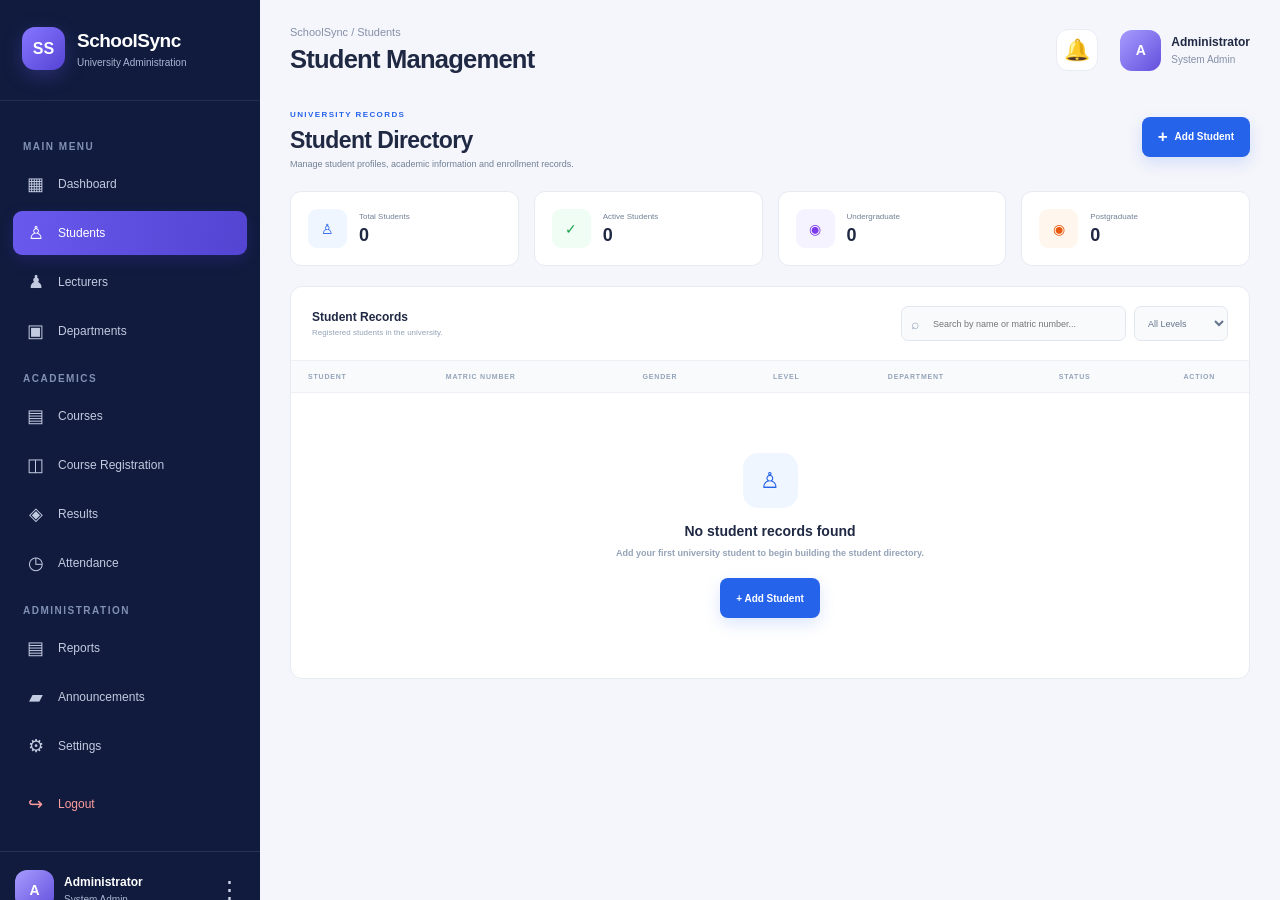
<file: student.html>
<!DOCTYPE html>
<html lang="en">

<head>

    <meta charset="UTF-8">

    <meta
        name="viewport"
        content="width=device-width, initial-scale=1.0"
    >

    <title>SchoolSync | Students</title>

    <link
        rel="stylesheet"
        href="dashboard.css"
    >

    <link
        rel="stylesheet"
        href="student.css"
    >

</head>


<body>

    <div class="dashboard-container">


        <!-- SIDEBAR -->

        <aside class="sidebar">

            <div class="sidebar-brand">

                <div class="sidebar-logo">
                    SS
                </div>

                <div>

                    <h2>
                        SchoolSync
                    </h2>

                    <span>
                        University Administration
                    </span>

                </div>

            </div>


            <nav class="sidebar-nav">

                <p class="nav-title">
                    MAIN MENU
                </p>


                <a
                    href="dashboard.html"
                    class="nav-item"
                >

                    <span>▦</span>

                    Dashboard

                </a>


                <a
                    href="students.html"
                    class="nav-item active"
                >

                    <span>♙</span>

                    Students

                </a>


                <a href="lecturers.html" class="nav-item">

                    <span>♟</span>

                    Lecturers

                </a>


                <a href="department.html" class="nav-item">

                    <span>▣</span>

                    Departments

                </a>


                <p class="nav-title">
                    ACADEMICS
                </p>


                <a href="course.html" class="nav-item">

                    <span>▤</span>

                    Courses

                </a>


                <a href="registration.html" class="nav-item">

                    <span>◫</span>

                    Course Registration

                </a>


                <a href="result.html" class="nav-item">

                    <span>◈</span>

                    Results

                </a>


                <a href="attendance.html" class="nav-item">

                    <span>◷</span>

                    Attendance

                </a>


                <p class="nav-title">
                    ADMINISTRATION
                </p>


                <a href="report.html" class="nav-item">

                    <span>▤</span>

                    Reports

                </a>


                <a href="announcements.html" class="nav-item">

                    <span>▰</span>

                    Announcements

                </a>


                <a href="settings.html" class="nav-item">

                    <span>⚙</span>

                    Settings

                </a>


                <a
                    href="index.html"
                    class="nav-item logout"
                >

                    <span>↪</span>

                    Logout

                </a>

            </nav>


            <div class="sidebar-profile">

                <div class="profile-avatar">
                    A
                </div>

                <div class="profile-info">

                    <strong>
                        Administrator
                    </strong>

                    <span>
                        System Admin
                    </span>

                </div>

                <button class="profile-menu">
                    ⋮
                </button>

            </div>

        </aside>


        <!-- MAIN -->

        <main class="main-content">


            <!-- TOPBAR -->

            <header class="topbar">

                <div>

                    <p class="breadcrumb">
                        SchoolSync / Students
                    </p>

                    <h1>
                        Student Management
                    </h1>

                </div>


                <div class="topbar-actions">

                    <button class="notification-btn">
                        🔔
                        <span></span>
                    </button>


                    <div class="top-profile">

                        <div class="top-avatar">
                            A
                        </div>

                        <div>

                            <strong>
                                Administrator
                            </strong>

                            <small>
                                System Admin
                            </small>

                        </div>

                    </div>

                </div>

            </header>


            <!-- PAGE HEADER -->

            <section class="page-header">

                <div>

                    <span class="page-label">
                        UNIVERSITY RECORDS
                    </span>

                    <h2>
                        Student Directory
                    </h2>

                    <p>
                        Manage student profiles, academic information
                        and enrollment records.
                    </p>

                </div>


                <button
                    id="addStudentBtn"
                    class="primary-btn"
                >

                    <span>
                        +
                    </span>

                    Add Student

                </button>

            </section>


            <!-- STATISTICS -->

            <section class="student-stats">


                <div class="student-stat">

                    <div class="student-stat-icon blue">
                        ♙
                    </div>

                    <div>

                        <span>
                            Total Students
                        </span>

                        <strong id="totalStudents">
                            0
                        </strong>

                    </div>

                </div>


                <div class="student-stat">

                    <div class="student-stat-icon green">
                        ✓
                    </div>

                    <div>

                        <span>
                            Active Students
                        </span>

                        <strong id="activeStudents">
                            0
                        </strong>

                    </div>

                </div>


                <div class="student-stat">

                    <div class="student-stat-icon purple">
                        ◉
                    </div>

                    <div>

                        <span>
                            Undergraduate
                        </span>

                        <strong id="undergraduateStudents">
                            0
                        </strong>

                    </div>

                </div>


                <div class="student-stat">

                    <div class="student-stat-icon orange">
                        ◉
                    </div>

                    <div>

                        <span>
                            Postgraduate
                        </span>

                        <strong id="postgraduateStudents">
                            0
                        </strong>

                    </div>

                </div>


            </section>


            <!-- STUDENT TABLE -->

            <section class="students-card">


                <div class="students-toolbar">

                    <div>

                        <h3>
                            Student Records
                        </h3>

                        <p>
                            Registered students in the university.
                        </p>

                    </div>


                    <div class="student-tools">


                        <div class="search-box">

                            <span>
                                ⌕
                            </span>

                            <input
                                type="search"
                                id="searchStudent"
                                placeholder="Search by name or matric number..."
                            >

                        </div>


                        <select id="levelFilter">

                            <option value="all">
                                All Levels
                            </option>

                            <option value="100 Level">
                                100 Level
                            </option>

                            <option value="200 Level">
                                200 Level
                            </option>

                            <option value="300 Level">
                                300 Level
                            </option>

                            <option value="400 Level">
                                400 Level
                            </option>

                            <option value="500 Level">
                                500 Level
                            </option>

                            <option value="Postgraduate">
                                Postgraduate
                            </option>

                        </select>


                    </div>

                </div>


                <div class="table-container">


                    <table>

                        <thead>

                            <tr>

                                <th>
                                    STUDENT
                                </th>

                                <th>
                                    MATRIC NUMBER
                                </th>

                                <th>
                                    GENDER
                                </th>

                                <th>
                                    LEVEL
                                </th>

                                <th>
                                    DEPARTMENT
                                </th>

                                <th>
                                    STATUS
                                </th>

                                <th>
                                    ACTION
                                </th>

                            </tr>

                        </thead>


                        <tbody id="studentTableBody">

                        </tbody>

                    </table>


                    <div
                        id="emptyState"
                        class="empty-state"
                    >

                        <div class="empty-icon">
                            ♙
                        </div>

                        <h3>
                            No student records found
                        </h3>

                        <p>
                            Add your first university student
                            to begin building the student directory.
                        </p>

                        <button
                            id="emptyAddBtn"
                            class="primary-btn"
                        >

                            +
                            Add Student

                        </button>

                    </div>


                </div>

            </section>


        </main>

    </div>


    <!-- ADD / EDIT STUDENT MODAL -->

    <div
        id="studentModal"
        class="modal-overlay"
    >


        <div class="student-modal">


            <div class="modal-header">

                <div>

                    <span>
                        UNIVERSITY STUDENT RECORD
                    </span>

                    <h2 id="modalTitle">
                        Add New Student
                    </h2>

                </div>


                <button
                    id="closeModal"
                    class="close-btn"
                >
                    ×
                </button>

            </div>


            <form id="studentForm">


                <!-- ROW 1 -->

                <div class="form-row">


                    <div class="input-group">

                        <label for="studentId">
                            Matric Number
                        </label>

                        <input
                            type="text"
                            id="studentId"
                            placeholder="e.g. 24/10MSS000"
                            required
                        >

                    </div>


                    <div class="input-group">

                        <label for="studentName">
                            Full Name
                        </label>

                        <input
                            type="text"
                            id="studentName"
                            placeholder="Enter student's full name"
                            required
                        >

                    </div>


                </div>


                <!-- Row 2 -->

                <div class="form-row">


                    <div class="input-group">

                        <label for="studentGender">
                            Gender
                        </label>

                        <select
                            id="studentGender"
                            required
                        >

                            <option value="">
                                Select gender
                            </option>

                            <option value="Male">
                                Male
                            </option>

                            <option value="Female">
                                Female
                            </option>

                        </select>

                    </div>


                    <div class="input-group">

                        <label for="studentLevel">
                            Academic Level
                        </label>

                        <select
                            id="studentLevel"
                            required
                        >

                            <option value="">
                                Select level
                            </option>

                            <option value="100 Level">
                                100 Level
                            </option>

                            <option value="200 Level">
                                200 Level
                            </option>

                            <option value="300 Level">
                                300 Level
                            </option>

                            <option value="400 Level">
                                400 Level
                            </option>

                            <option value="500 Level">
                                500 Level
                            </option>

                            <option value="Postgraduate">
                                Postgraduate
                            </option>

                        </select>

                    </div>


                </div>


                <!-- ROW 3 -->

                <div class="form-row">


                    <div class="input-group">

                        <label for="studentFaculty">
                            Faculty
                        </label>

                        <input
                            type="text"
                            id="studentFaculty"
                            placeholder="e.g. Computing and Technology"
                            required
                        >

                    </div>


                    <div class="input-group">

                        <label for="studentDepartment">
                            Department
                        </label>

                        <input
                            type="text"
                            id="studentDepartment"
                            placeholder="e.g. Software Engineering"
                            required
                        >

                    </div>


                </div>


                <!-- Row 4 -->

                <div class="form-row">


                    <div class="input-group">

                        <label for="studentProgramme">
                            Programme
                        </label>

                        <input
                            type="text"
                            id="studentProgramme"
                            placeholder="e.g. B.Sc. Software Engineering"
                            required
                        >

                    </div>


                    <div class="input-group">

                        <label for="studentSession">
                            Academic Session
                        </label>

                        <select
                            id="studentSession"
                            required
                        >

                            <option value="">
                                Select session
                            </option>

                            <option value="2026/2027">
                                2026/2027
                            </option>

                            <option value="2025/2026">
                                2025/2026
                            </option>

                            <option value="2024/2025">
                                2024/2025
                            </option>

                            <option value="">
                                2023/2024
                            </option>

                            <option value="">
                                2022/2023
                            </option>

                            <option value="">
                                2022/2021
                            </option>

                        </select>

                    </div>


                </div>


                <!-- Row 5 -->

                <div class="form-row">


                    <div class="input-group">

                        <label for="studentPhone">
                            Phone Number
                        </label>

                        <input
                            type="tel"
                            id="studentPhone"
                            placeholder="e.g. 08012345678"
                            required
                        >

                    </div>


                    <div class="input-group">

                        <label for="studentEmail">
                            Email Address
                        </label>

                        <input
                            type="email"
                            id="studentEmail"
                            placeholder="studentname@st.tau.edu.ng"
                        >

                    </div>


                </div>


                <!-- STATUS -->

                <div class="input-group">

                    <label for="studentStatus">
                        Student Status
                    </label>

                    <select id="studentStatus">

                        <option value="Active">
                            Active
                        </option>

                        <option value="Inactive">
                            Inactive
                        </option>

                        <option value="Graduated">
                            Graduated
                        </option>

                        <option value="Suspended">
                            Suspended
                        </option>

                    </select>

                </div>


                <!-- ACTIONS -->

                <div class="modal-actions">

                    <button
                        type="button"
                        id="cancelBtn"
                        class="secondary-btn"
                    >
                        Cancel
                    </button>


                    <button
                        type="submit"
                        class="primary-btn"
                    >
                        Save Student
                    </button>

                </div>


            </form>


        </div>

    </div>


    <script src="student.js"></script>

</body>

</html>
</file>
<file: style.css>
@import url('https://fonts.googleapis.com/css2?family=Inter:wght@400;500;600;700;800&display=swap');


/* Reset */

* {
    margin: 0;
    padding: 0;
    box-sizing: border-box;
}


:root {
    --primary: #2563eb;
    --primary-dark: #1d4ed8;
    --navy: #0f1f3d;
    --text: #172033;
    --muted: #718096;
    --border: #dfe5ef;
    --background: #f4f7fb;
    --white: #ffffff;
}


/* Body */

body {
    font-family: "Inter", sans-serif;
    background: var(--background);
    color: var(--text);
}


/* Login page */

.login-page {
    min-height: 100vh;

    display: grid;
    grid-template-columns: 1.05fr 0.95fr;

    background: var(--white);
}


.brand-panel {
    position: relative;

    display: flex;
    align-items: center;

    padding: 70px;

    overflow: hidden;

    background:
        radial-gradient(
            circle at 80% 20%,
            rgba(59, 130, 246, 0.35),
            transparent 30%
        ),
        linear-gradient(
            145deg,
            #0b1730,
            #102d5c
        );

    color: white;
}


/* Decorative circles */

.brand-panel::before,
.brand-panel::after {
    content: "";

    position: absolute;

    border-radius: 50%;

    border: 1px solid rgba(255, 255, 255, 0.08);
}

.brand-panel::before {
    width: 420px;
    height: 420px;

    right: -180px;
    top: -160px;
}

.brand-panel::after {
    width: 300px;
    height: 300px;

    left: -170px;
    bottom: -150px;
}


/* Brand content */

.brand-content {
    position: relative;
    z-index: 2;

    max-width: 530px;
}


/* Logo */

.brand-logo {
    width: 54px;
    height: 54px;

    display: flex;
    align-items: center;
    justify-content: center;

    border-radius: 15px;

    background: rgba(255, 255, 255, 0.12);

    border: 1px solid rgba(255, 255, 255, 0.15);

    backdrop-filter: blur(10px);

    margin-bottom: 25px;
}

.brand-logo span {
    font-size: 17px;
    font-weight: 800;
    letter-spacing: -1px;
}


/* Brand title */

.brand-content h1 {
    font-size: clamp(42px, 5vw, 68px);

    line-height: 1;

    letter-spacing: -3px;

    margin-bottom: 15px;
}


.brand-tagline {
    font-size: 20px;

    font-weight: 600;

    color: #bfdbfe;

    margin-bottom: 20px;
}


.brand-description {
    max-width: 480px;

    color: #b8c7dd;

    line-height: 1.8;

    font-size: 14px;

    margin-bottom: 38px;
}


/* Features */

.feature-list {
    display: grid;

    grid-template-columns: 1fr 1fr;

    gap: 15px;

    margin-bottom: 55px;
}


.feature {
    display: flex;

    align-items: center;

    gap: 11px;

    font-size: 13px;

    color: #dbeafe;
}


.feature-icon {
    width: 25px;
    height: 25px;

    display: flex;
    align-items: center;
    justify-content: center;

    border-radius: 50%;

    background: rgba(59, 130, 246, 0.25);

    color: #93c5fd;

    font-size: 12px;

    font-weight: 800;
}


/* brand footer */

.brand-footer {
    display: flex;

    align-items: center;

    gap: 13px;

    color: #7890b3;

    font-size: 11px;

    letter-spacing: 1px;
}


.active-dot {
    width: 25px;
    height: 3px;

    border-radius: 10px;

    background: #60a5fa;
}
/*   Login panel */

.login-panel {
    display: flex;

    align-items: center;
    justify-content: center;

    padding: 50px;
}


.login-content {
    width: 100%;
    max-width: 430px;
}


/* Mobile brand */

.mobile-logo {
    display: none;
}


/* Login heading */

.welcome-label {
    display: inline-block;

    color: var(--primary);

    font-size: 11px;

    font-weight: 800;

    letter-spacing: 1.5px;

    margin-bottom: 12px;
}


.login-heading h2 {
    font-size: 35px;

    letter-spacing: -1.5px;

    margin-bottom: 10px;
}


.login-heading p {
    color: var(--muted);

    font-size: 14px;

    line-height: 1.6;

    margin-bottom: 35px;
}


/* Form */

.form-group {
    margin-bottom: 22px;
}


.form-group label {
    display: block;

    margin-bottom: 9px;

    font-size: 13px;

    font-weight: 600;

    color: #334155;
}


/* Input wrapper */

.input-wrapper {
    position: relative;
}


.input-icon {
    position: absolute;

    left: 15px;
    top: 50%;

    transform: translateY(-50%);

    font-size: 14px;

    opacity: 0.55;
}


.input-wrapper input {
    width: 100%;

    height: 54px;

    padding: 0 16px 0 45px;

    border: 1px solid var(--border);

    border-radius: 10px;

    background: #f8fafc;

    color: var(--text);

    font-family: inherit;

    font-size: 14px;

    outline: none;

    transition: 0.25s ease;
}


.input-wrapper input::placeholder {
    color: #9aa6b8;
}


.input-wrapper input:focus {
    background: white;

    border-color: var(--primary);

    box-shadow:
        0 0 0 4px rgba(37, 99, 235, 0.09);
}


/* options */

.login-options {
    display: flex;

    justify-content: space-between;

    align-items: center;

    margin: 5px 0 28px;

    font-size: 12px;
}


.remember {
    display: flex;

    align-items: center;

    gap: 8px;

    color: #64748b;
}


.remember input {
    accent-color: var(--primary);

    width: 15px;
    height: 15px;
}


.login-options a {
    color: var(--primary);

    font-weight: 600;

    text-decoration: none;
}


.login-options a:hover {
    text-decoration: underline;
}


/* button*/

.login-btn {
    width: 100%;

    height: 54px;

    border: none;

    border-radius: 10px;

    background:
        linear-gradient(
            135deg,
            var(--primary),
            var(--primary-dark)
        );

    color: white;

    font-family: inherit;

    font-size: 14px;

    font-weight: 700;

    cursor: pointer;

    display: flex;

    align-items: center;
    justify-content: center;

    gap: 10px;

    box-shadow:
        0 12px 25px rgba(37, 99, 235, 0.20);

    transition: 0.25s ease;
}


.login-btn span {
    font-size: 18px;

    transition: transform 0.25s ease;
}


.login-btn:hover {
    transform: translateY(-2px);

    box-shadow:
        0 16px 30px rgba(37, 99, 235, 0.27);
}


.login-btn:hover span {
    transform: translateX(4px);
}


.login-btn:active {
    transform: translateY(0);
}


/* Login message */

#loginMessage {
    text-align: center;

    min-height: 20px;

    margin-top: 15px;

    font-size: 13px;

    font-weight: 600;
}


/* Security note */

.security-note {
    display: flex;

    align-items: center;

    gap: 10px;

    margin-top: 32px;

    padding: 14px;

    border-radius: 10px;

    background: #f8fafc;

    border: 1px solid #edf1f7;
}


.security-note span {
    font-size: 16px;
}


.security-note p {
    color: #718096;

    font-size: 11px;

    line-height: 1.5;
}


/* Copyright */

.copyright {
    text-align: center;

    color: #a0aec0;

    font-size: 10px;

    margin-top: 30px;
}


/* Responsive */

@media (max-width: 900px) {

    .login-page {
        grid-template-columns: 1fr;
    }

    .brand-panel {
        display: none;
    }

    .login-panel {
        min-height: 100vh;
    }

    .mobile-logo {
        display: flex;

        align-items: center;

        justify-content: center;

        gap: 12px;

        margin-bottom: 45px;
    }

    .mobile-logo .brand-logo {
        margin: 0;

        background: #eff6ff;

        color: var(--primary);

        border: none;
    }

    .mobile-logo h2 {
        font-size: 23px;
    }
}


@media (max-width: 500px) {

    .login-panel {
        padding: 30px 22px;
    }

    .login-heading h2 {
        font-size: 29px;
    }

    .login-options {
        font-size: 11px;
    }
}
</file>
<file: dashboard.css>
/* ===================================
   SCHOOLS YNC DASHBOARD STYLES
=================================== */

:root {
    --navy: #101b3d;
    --navy-light: #1b2a55;
    --purple: #6758e8;
    --purple-light: #eeebff;
    --background: #f5f6fb;
    --white: #ffffff;
    --text: #202944;
    --muted: #8490a8;
    --border: #e9ecf4;
    --green: #19a879;
    --shadow: 0 8px 30px rgba(24, 36, 76, 0.055);
}

* {
    box-sizing: border-box;
    margin: 0;
    padding: 0;
}

body {
    font-family: "Segoe UI", Arial, sans-serif;
    background: var(--background);
    color: var(--text);
    font-size: 14px;
}

button,
input,
select {
    font: inherit;
}

button,
a,
select {
    -webkit-tap-highlight-color: transparent;
}

button {
    cursor: pointer;
}

a {
    color: inherit;
    text-decoration: none;
}

button:focus-visible,
a:focus-visible,
select:focus-visible {
    outline: 3px solid rgba(103, 88, 232, 0.45);
    outline-offset: 3px;
}

.dashboard-container {
    min-height: 100vh;
}

/* SIDEBAR */

.sidebar {
    width: 260px;
    height: 100vh;
    position: fixed;
    inset: 0 auto 0 0;
    display: flex;
    flex-direction: column;
    background: var(--navy);
    color: #fff;
    z-index: 100;
    overflow-y: auto;
    scrollbar-width: thin;
    scrollbar-color: #34436b transparent;
}

.sidebar-brand {
    display: flex;
    align-items: center;
    gap: 12px;
    padding: 27px 22px 30px;
    border-bottom: 1px solid rgba(255, 255, 255, 0.08);
}

.sidebar-logo {
    width: 43px;
    height: 43px;
    display: grid;
    place-items: center;
    border-radius: 13px;
    background: linear-gradient(135deg, #8676ff, #5544d4);
    font-size: 16px;
    font-weight: 800;
    box-shadow: 0 6px 20px rgba(103, 88, 232, 0.3);
}

.sidebar-brand h2 {
    font-size: 19px;
    letter-spacing: -0.5px;
}

.sidebar-brand span {
    display: block;
    margin-top: 5px;
    font-size: 10px;
    color: #aab5d2;
}

.sidebar-nav {
    padding: 20px 13px;
    flex: 1;
}

.nav-title {
    margin: 20px 10px 10px;
    color: #8190b5;
    font-size: 10px;
    font-weight: 800;
    letter-spacing: 1.5px;
}

.nav-item {
    display: flex;
    align-items: center;
    gap: 13px;
    min-height: 43px;
    margin-bottom: 5px;
    padding: 11px 13px;
    border-radius: 9px;
    color: #c2cbe0;
    font-size: 12px;
    transition: background 0.2s, color 0.2s, transform 0.2s;
}

.nav-item > span {
    width: 19px;
    text-align: center;
    font-size: 18px;
}

.nav-item:hover {
    background: rgba(255, 255, 255, 0.07);
    color: white;
    transform: translateX(2px);
}

.nav-item.active {
    color: #fff;
    background: linear-gradient(100deg, #6959ed, #5444d2);
    box-shadow: 0 5px 15px rgba(74, 59, 202, 0.24);
}

.nav-item.logout {
    margin-top: 14px;
    color: #ff9d9d;
}

/* SIDEBAR PROFILE AND DROPDOWN */

.sidebar-profile {
    position: relative;
    display: flex;
    align-items: center;
    gap: 10px;
    padding: 18px 15px;
    border-top: 1px solid rgba(255, 255, 255, 0.1);
}

.profile-avatar,
.top-avatar {
    display: grid;
    place-items: center;
    flex-shrink: 0;
    background: linear-gradient(135deg, #a79cff, #6250dc);
    color: white;
    font-weight: 800;
}

.profile-avatar {
    width: 39px;
    height: 39px;
    border-radius: 12px;
}

.profile-info {
    display: flex;
    flex-direction: column;
    gap: 5px;
    min-width: 0;
    flex: 1;
}

.profile-info strong,
.top-profile strong {
    font-size: 12px;
}

.profile-info span {
    font-size: 10px;
    color: #aab5d2;
}

.dashboard-menu {
    position: relative;
}

.profile-menu {
    width: 31px;
    height: 34px;
    color: #d0d8ec;
    border: 0;
    background: transparent;
    border-radius: 7px;
    font-size: 23px;
}

.profile-menu:hover {
    background: rgba(255, 255, 255, 0.1);
}

.dashboard-dropdown {
    position: absolute;
    right: 0;
    bottom: 43px;
    width: 215px;
    padding: 7px;
    background: white;
    border: 1px solid var(--border);
    border-radius: 12px;
    box-shadow: 0 15px 40px rgba(0, 0, 0, 0.18);
    z-index: 150;
}

.dashboard-dropdown.hidden {
    display: none;
}

.dashboard-dropdown a,
.dashboard-dropdown button {
    display: block;
    width: 100%;
    padding: 11px;
    border: 0;
    border-radius: 7px;
    background: white;
    color: var(--text);
    text-align: left;
    font-size: 12px;
}

.dashboard-dropdown a:hover,
.dashboard-dropdown button:hover {
    background: var(--purple-light);
    color: var(--purple);
}

/* MAIN CONTENT */

.main-content {
    min-height: 100vh;
    margin-left: 260px;
    padding: 26px 30px;
    min-width: 0;
}

.topbar,
.topbar-heading,
.topbar-actions,
.top-profile {
    display: flex;
    align-items: center;
}

.topbar {
    justify-content: space-between;
    gap: 18px;
    margin-bottom: 25px;
}

.topbar-heading {
    gap: 12px;
}

.breadcrumb {
    margin-bottom: 7px;
    color: var(--muted);
    font-size: 11px;
}

.topbar h1 {
    font-size: clamp(21px, 2vw, 27px);
    letter-spacing: -0.8px;
    font-weight: 750;
}

.topbar-actions {
    gap: 22px;
}

.notification-btn {
    position: relative;
    width: 42px;
    height: 42px;
    border: 1px solid var(--border);
    border-radius: 12px;
    background: white;
    color: var(--navy);
    font-size: 21px;
}

.notification-btn:hover {
    color: var(--purple);
    background: var(--purple-light);
}

.notification-dot {
    position: absolute;
    top: 9px;
    right: 10px;
    width: 7px;
    height: 7px;
    border-radius: 50%;
    background: #f06478;
    border: 1px solid white;
}

.top-profile {
    gap: 10px;
}

.top-avatar {
    width: 41px;
    height: 41px;
    border-radius: 12px;
}

.top-profile strong,
.top-profile small {
    display: block;
}

.top-profile small {
    margin-top: 5px;
    color: var(--muted);
    font-size: 10px;
}

.mobile-menu-btn {
    display: none;
    width: 40px;
    height: 40px;
    background: white;
    color: var(--navy);
    border: 1px solid var(--border);
    border-radius: 10px;
}

/* WELCOME BANNER */

.welcome-banner {
    position: relative;
    display: flex;
    justify-content: space-between;
    align-items: center;
    gap: 24px;
    min-height: 190px;
    padding: 30px 32px;
    margin-bottom: 25px;
    overflow: hidden;
    border-radius: 19px;
    color: white;
    background:
        radial-gradient(circle at 90% 15%, rgba(164, 148, 255, 0.25), transparent 25%),
        linear-gradient(115deg, #182653, #352e79 70%, #5848bd);
    box-shadow: 0 12px 30px rgba(31, 39, 96, 0.14);
}

.welcome-banner::after {
    content: "";
    position: absolute;
    width: 240px;
    height: 240px;
    right: 22%;
    bottom: -190px;
    border: 1px solid rgba(255, 255, 255, 0.12);
    border-radius: 50%;
    box-shadow:
        0 0 0 28px rgba(255, 255, 255, 0.035),
        0 0 0 58px rgba(255, 255, 255, 0.025);
    pointer-events: none;
}

.welcome-content {
    position: relative;
    z-index: 1;
}

.welcome-label {
    display: inline-block;
    margin-bottom: 13px;
    color: #c8c1ff;
    font-size: 10px;
    font-weight: 800;
    letter-spacing: 1.8px;
}

.welcome-content h2 {
    margin-bottom: 10px;
    font-size: clamp(20px, 2vw, 27px);
    line-height: 1.3;
}

.welcome-content p {
    color: #d1d7ee;
    font-size: 12px;
    line-height: 1.7;
}

.welcome-date {
    position: relative;
    z-index: 1;
    display: flex;
    align-items: center;
    gap: 12px;
    padding: 17px 19px;
    min-width: 200px;
    border: 1px solid rgba(255, 255, 255, 0.15);
    border-radius: 13px;
    background: rgba(255, 255, 255, 0.09);
    backdrop-filter: blur(8px);
}

.date-icon {
    font-size: 29px;
    color: #d4ceff;
}

.dashboard-date {
    display: flex;
    flex-direction: column;
    gap: 6px;
}

.dashboard-date span {
    color: #d3d8ef;
    font-size: 10px;
}

.dashboard-date strong {
    font-size: 13px;
}

/* STATISTICS */

.statistics-grid {
    display: grid;
    grid-template-columns: repeat(4, minmax(0, 1fr));
    gap: 17px;
    margin-bottom: 25px;
}

.stat-card {
    display: flex;
    align-items: flex-start;
    gap: 13px;
    min-width: 0;
    padding: 22px 18px;
    background: white;
    border: 1px solid var(--border);
    border-radius: 15px;
    box-shadow: var(--shadow);
    transition: transform 0.2s, box-shadow 0.2s;
}

.stat-card:hover {
    transform: translateY(-3px);
    box-shadow: 0 12px 30px rgba(24, 36, 76, 0.09);
}

.stat-icon {
    display: grid;
    place-items: center;
    width: 43px;
    height: 43px;
    flex-shrink: 0;
    border-radius: 13px;
    font-size: 22px;
}

.students-icon {
    background: #e9f0ff;
    color: #4169df;
}

.teachers-icon {
    background: #f0eaff;
    color: #7953d9;
}

.courses-icon {
    background: #e2f8f0;
    color: #159b72;
}

.attendance-icon {
    background: #fff0e3;
    color: #e98b32;
}

.stat-content {
    display: flex;
    flex-direction: column;
    gap: 9px;
    min-width: 0;
}

.stat-content > span {
    color: #75809a;
    font-size: 11px;
    line-height: 1.4;
}

.stat-content > strong {
    font-size: clamp(22px, 2vw, 29px);
    line-height: 1;
    letter-spacing: -1px;
    overflow-wrap: anywhere;
}

.stat-content > small {
    color: var(--muted);
    font-size: 10px;
    line-height: 1.5;
}

/* DASHBOARD CARDS */

.dashboard-grid {
    display: grid;
    grid-template-columns: minmax(0, 1.5fr) minmax(280px, 1fr);
    align-items: stretch;
    gap: 20px;
    margin-bottom: 25px;
}

.dashboard-card,
.quick-actions-card {
    min-width: 0;
    padding: 23px;
    background: white;
    border: 1px solid var(--border);
    border-radius: 16px;
    box-shadow: var(--shadow);
}

.card-header {
    display: flex;
    align-items: flex-start;
    justify-content: space-between;
    gap: 15px;
}

.card-header h3 {
    font-size: 15px;
    font-weight: 750;
    letter-spacing: -0.2px;
}

.card-header p {
    margin-top: 7px;
    color: var(--muted);
    font-size: 10px;
    line-height: 1.6;
}

.card-header select {
    max-width: 125px;
    padding: 9px 10px;
    border: 1px solid var(--border);
    border-radius: 8px;
    background: white;
    color: #65708b;
    font-size: 10px;
}

/* ATTENDANCE CHART */

.chart-summary {
    display: flex;
    justify-content: space-between;
    align-items: flex-end;
    gap: 12px;
    margin: 25px 0 16px;
}

.chart-summary > div {
    display: flex;
    flex-direction: column;
    gap: 6px;
}

.chart-summary > div > span {
    color: var(--muted);
    font-size: 10px;
}

.chart-summary > div > strong {
    font-size: 25px;
    letter-spacing: -0.7px;
}

.chart-legend {
    display: flex;
    align-items: center;
    gap: 7px;
    color: var(--muted);
    font-size: 10px;
}

.chart-legend i {
    width: 8px;
    height: 8px;
    border-radius: 3px;
    background: var(--purple);
}

.attendance-chart {
    position: relative;
    display: flex;
    height: 230px;
    gap: 10px;
    padding-bottom: 29px;
    border-bottom: 1px solid var(--border);
    background: repeating-linear-gradient(
        to bottom,
        transparent 0,
        transparent calc(25% - 1px),
        #edf0f7 calc(25% - 1px),
        #edf0f7 25%
    );
}

.chart-axis {
    display: flex;
    flex-direction: column;
    justify-content: space-between;
    flex: 0 0 34px;
    height: calc(100% - 29px);
    color: #97a0b4;
    font-size: 9px;
}

.chart-bars {
    display: flex;
    align-items: stretch;
    justify-content: space-around;
    flex: 1;
    gap: 8px;
    min-width: 0;
    height: 100%;
}

.chart-column {
    display: flex;
    flex: 1;
    flex-direction: column;
    justify-content: flex-end;
    align-items: center;
    gap: 7px;
    min-width: 0;
    height: 100%;
}

.chart-track {
    display: flex;
    align-items: flex-end;
    justify-content: center;
    width: 100%;
    flex: 1;
    min-height: 0;
    border-radius: 5px 5px 0 0;
    overflow: hidden;
}

.chart-bar {
    display: block;
    width: min(28px, 80%);
    min-height: 0;
    border-radius: 5px 5px 0 0;
    background: linear-gradient(180deg, #8a7bff, #6251df);
    transition: height 0.35s ease;
}

.chart-column small {
    position: absolute;
    transform: translateY(calc(100% + 8px));
    max-width: 100%;
    color: #8490a8;
    font-size: 9px;
    white-space: nowrap;
}

.chart-column {
    position: relative;
}

.chart-column .chart-track {
    align-self: stretch;
}

.chart-column .chart-bar[style*="height: 0"] {
    background: #e5e3fb;
}

.chart-footnote {
    margin-top: 15px;
    color: var(--muted);
    font-size: 10px;
    line-height: 1.6;
}

/* RECENT ACTIVITY */

.view-all {
    padding: 8px 10px;
    color: var(--purple);
    background: var(--purple-light);
    border: 0;
    border-radius: 7px;
    font-size: 10px;
    font-weight: 700;
}

.view-all:hover {
    background: #ded9ff;
}

.activity-list {
    margin-top: 18px;
}

.activity-item {
    display: flex;
    align-items: center;
    gap: 11px;
    padding: 15px 0;
    border-bottom: 1px solid #f0f1f6;
}

.activity-item:last-child {
    border-bottom: 0;
}

.activity-icon {
    display: grid;
    place-items: center;
    width: 36px;
    height: 36px;
    flex-shrink: 0;
    border-radius: 11px;
    font-size: 17px;
}

.activity-icon.blue {
    color: #4169df;
    background: #e9f0ff;
}

.activity-icon.green {
    color: #159b72;
    background: #e2f8f0;
}

.activity-icon.purple {
    color: #7953d9;
    background: #f0eaff;
}

.activity-icon.orange {
    color: #e98b32;
    background: #fff0e3;
}

.activity-details {
    display: flex;
    flex: 1;
    flex-direction: column;
    gap: 5px;
    min-width: 0;
}

.activity-details strong {
    font-size: 11px;
    line-height: 1.5;
    overflow-wrap: anywhere;
}

.activity-details span,
.activity-time {
    color: var(--muted);
    font-size: 9px;
}

.activity-time {
    flex-shrink: 0;
}

.empty-state {
    display: flex;
    min-height: 180px;
    flex-direction: column;
    align-items: center;
    justify-content: center;
    gap: 9px;
    text-align: center;
}

.empty-state > span {
    font-size: 29px;
    color: #a9a0f4;
}

.empty-state p {
    color: var(--text);
    font-size: 12px;
    font-weight: 700;
}

.empty-state small {
    max-width: 230px;
    color: var(--muted);
    font-size: 10px;
    line-height: 1.6;
}

/* QUICK ACTIONS */

.quick-actions-card {
    margin-bottom: 22px;
}

.quick-actions {
    display: grid;
    grid-template-columns: repeat(3, minmax(0, 1fr));
    gap: 13px;
    margin-top: 20px;
}

.quick-action {
    display: flex;
    align-items: center;
    gap: 12px;
    min-width: 0;
    padding: 16px 13px;
    border: 1px solid var(--border);
    border-radius: 12px;
    transition: border-color 0.2s, transform 0.2s, background 0.2s;
}

.quick-action:hover {
    border-color: #c9c2ff;
    background: #faf9ff;
    transform: translateY(-2px);
}

.quick-icon {
    display: grid;
    place-items: center;
    width: 40px;
    height: 40px;
    flex-shrink: 0;
    border-radius: 11px;
    font-size: 19px;
}

.quick-icon.blue {
    background: #e9f0ff;
    color: #4169df;
}

.quick-icon.purple {
    background: #f0eaff;
    color: #7953d9;
}

.quick-icon.green {
    background: #e2f8f0;
    color: #159b72;
}

.quick-icon.orange {
    background: #fff0e3;
    color: #e98b32;
}

.quick-icon.pink {
    background: #ffe9f2;
    color: #d94e8c;
}

.quick-icon.teal {
    background: #e0f7f7;
    color: #148d91;
}

.quick-action > div {
    display: flex;
    flex-direction: column;
    gap: 6px;
    min-width: 0;
    flex: 1;
}

.quick-action strong {
    font-size: 11px;
    line-height: 1.4;
}

.quick-action small {
    color: var(--muted);
    font-size: 9px;
    line-height: 1.5;
}

.quick-action > b {
    color: #a0a8bb;
    font-size: 20px;
    font-weight: 400;
}

.dashboard-footer {
    display: flex;
    justify-content: space-between;
    flex-wrap: wrap;
    gap: 10px;
    padding: 15px 2px 5px;
    color: var(--muted);
    font-size: 10px;
}

/* TOAST NOTIFICATIONS */

.toast {
    position: fixed;
    right: 25px;
    bottom: 25px;
    z-index: 300;
    max-width: min(360px, calc(100vw - 32px));
    padding: 14px 18px;
    color: white;
    background: var(--navy);
    border: 1px solid rgba(255, 255, 255, 0.1);
    border-radius: 11px;
    box-shadow: 0 12px 30px rgba(16, 27, 61, 0.2);
    font-size: 12px;
    line-height: 1.5;
    opacity: 0;
    visibility: hidden;
    transform: translateY(10px);
    transition: 0.2s ease;
}

.toast.show {
    opacity: 1;
    visibility: visible;
    transform: translateY(0);
}

/* RESPONSIVE DESIGN */

@media (min-width: 1500px) {
    .main-content {
        padding: 32px 40px;
    }

    .statistics-grid,
    .dashboard-grid,
    .quick-actions-card {
        max-width: 1800px;
    }
}

@media (max-width: 1250px) {
    .main-content {
        padding: 24px 20px;
    }

    .statistics-grid {
        grid-template-columns: repeat(2, minmax(0, 1fr));
    }

    .dashboard-grid {
        grid-template-columns: minmax(0, 1fr);
    }

    .quick-actions {
        grid-template-columns: repeat(2, minmax(0, 1fr));
    }
}

@media (max-width: 760px) {
    .sidebar {
        width: 260px;
        transform: translateX(-100%);
        transition: transform 0.25s ease;
        box-shadow: none;
    }

    .sidebar.open {
        transform: translateX(0);
        box-shadow: 15px 0 45px rgba(0, 0, 0, 0.2);
    }

    .main-content {
        margin-left: 0;
        padding: 20px 15px;
    }

    .mobile-menu-btn {
        display: block;
        flex-shrink: 0;
    }

    .topbar {
        align-items: flex-start;
        gap: 10px;
    }

    .topbar-actions {
        gap: 10px;
    }

    .top-profile > div:last-child {
        display: none;
    }

    .welcome-banner {
        flex-direction: column;
        align-items: flex-start;
        padding: 25px 22px;
    }

    .welcome-date {
        width: 100%;
    }

    .statistics-grid {
        gap: 12px;
    }

    .stat-card {
        padding: 17px 12px;
        gap: 10px;
    }

    .stat-icon {
        width: 36px;
        height: 36px;
        font-size: 18px;
        border-radius: 10px;
    }

    .stat-content > span {
        font-size: 10px;
    }

    .stat-content > strong {
        font-size: 23px;
    }

    .dashboard-card,
    .quick-actions-card {
        padding: 18px 14px;
    }
}

@media (max-width: 450px) {
    .breadcrumb {
        font-size: 10px;
    }

    .topbar h1 {
        font-size: 18px;
    }

    .notification-btn {
        width: 37px;
        height: 37px;
    }

    .top-avatar {
        width: 36px;
        height: 36px;
    }

    .statistics-grid {
        grid-template-columns: 1fr 1fr;
    }

    .stat-card {
        flex-direction: column;
        gap: 12px;
    }

    .quick-actions {
        grid-template-columns: 1fr;
    }

    .chart-bars {
        gap: 3px;
    }

    .chart-axis {
        flex-basis: 30px;
    }

    .chart-column small {
        font-size: 8px;
    }

    .dashboard-footer {
        flex-direction: column;
    }
}

@media (prefers-reduced-motion: reduce) {
    *,
    *::before,
    *::after {
        scroll-behavior: auto !important;
        transition-duration: 0.01ms !important;
        animation-duration: 0.01ms !important;
    }
}
</file>
<file: announcements.css>
/* SCHOOLSYNC - ANNOUNCEMENTS */

.announcement-layout {
    display: grid;
    grid-template-columns: 1fr 1.25fr;
    gap: 24px;
}

.announcement-card {
    background: #ffffff;
    border-radius: 16px;
    padding: 24px;
    border: 1px solid #e8edf5;
    box-shadow: 0 4px 18px rgba(15, 23, 42, 0.06);
}

.card-heading {
    display: flex;
    justify-content: space-between;
    align-items: flex-start;
    gap: 20px;
    margin-bottom: 24px;
}

.card-heading h2 {
    margin: 0 0 6px;
    color: #172554;
    font-size: 20px;
}

.card-heading p {
    margin: 0;
    color: #64748b;
    font-size: 14px;
}

.form-group {
    display: flex;
    flex-direction: column;
    gap: 8px;
    margin-bottom: 18px;
}

.form-group label {
    color: #334155;
    font-size: 13px;
    font-weight: 600;
}

.form-group input,
.form-group select,
.form-group textarea {
    width: 100%;
    box-sizing: border-box;
    padding: 12px 14px;
    border: 1px solid #dbe2ea;
    border-radius: 9px;
    background: #ffffff;
    color: #1e293b;
    font-family: inherit;
    font-size: 14px;
    outline: none;
}

.form-group input:focus,
.form-group select:focus,
.form-group textarea:focus {
    border-color: #2563eb;
    box-shadow: 0 0 0 3px rgba(37, 99, 235, 0.1);
}

.form-group textarea {
    resize: vertical;
}

.form-row {
    display: grid;
    grid-template-columns: 1fr 1fr;
    gap: 16px;
}

.primary-btn {
    border: none;
    background: #2563eb;
    color: white;
    padding: 12px 20px;
    border-radius: 9px;
    font-size: 14px;
    font-weight: 600;
    cursor: pointer;
}

.primary-btn:hover {
    background: #1d4ed8;
}

.announcement-count {
    min-width: 32px;
    height: 32px;
    border-radius: 50%;
    background: #eff6ff;
    color: #2563eb;
    display: flex;
    align-items: center;
    justify-content: center;
    font-weight: 700;
}

.announcement-list {
    display: flex;
    flex-direction: column;
    gap: 14px;
}

.announcement-item {
    border: 1px solid #e2e8f0;
    border-radius: 12px;
    padding: 17px;
}

.announcement-item:hover {
    border-color: #93c5fd;
    background: #f8fbff;
}

.announcement-top {
    display: flex;
    justify-content: space-between;
    align-items: flex-start;
    gap: 15px;
}

.announcement-top h3 {
    margin: 0;
    color: #1e293b;
    font-size: 15px;
}

.announcement-message {
    color: #64748b;
    font-size: 13px;
    line-height: 1.6;
    margin: 10px 0;
}

.announcement-meta {
    display: flex;
    flex-wrap: wrap;
    gap: 8px;
    align-items: center;
    color: #94a3b8;
    font-size: 12px;
}

.badge {
    padding: 5px 8px;
    border-radius: 6px;
    font-size: 11px;
    font-weight: 700;
}

.badge-normal {
    background: #f1f5f9;
    color: #475569;
}

.badge-important {
    background: #fef3c7;
    color: #92400e;
}

.badge-urgent {
    background: #fee2e2;
    color: #b91c1c;
}

.delete-announcement {
    border: none;
    background: #fee2e2;
    color: #dc2626;
    width: 32px;
    height: 32px;
    border-radius: 7px;
    cursor: pointer;
}

.delete-announcement:hover {
    background: #fecaca;
}

.empty-announcements {
    text-align: center;
    padding: 45px 20px;
    color: #94a3b8;
    border: 1px dashed #cbd5e1;
    border-radius: 12px;
}

@media (max-width: 1000px) {

    .announcement-layout {
        grid-template-columns: 1fr;
    }

}

@media (max-width: 600px) {

    .form-row {
        grid-template-columns: 1fr;
    }

}
</file>
<file: attendance.css>
/* SCHOOLSYNC ATTENDANCE */


.attendance-card {

    background: #ffffff;

    border-radius: 16px;

    padding: 24px;

    margin-bottom: 24px;

    box-shadow:
        0 4px 18px rgba(15, 23, 42, 0.06);

    border:
        1px solid #e8edf5;

}


.card-title {

    display: flex;

    justify-content: space-between;

    align-items: center;

    margin-bottom: 24px;

}


.card-title h2 {

    margin: 0 0 6px;

    font-size: 20px;

    color: #172554;

}


.card-title p {

    margin: 0;

    color: #64748b;

    font-size: 14px;

}


/* FORM */

.attendance-form {

    display: grid;

    grid-template-columns:
        repeat(4, 1fr);

    gap: 18px;

    align-items: end;

}


.form-group {

    display: flex;

    flex-direction: column;

    gap: 8px;

}


.form-group label {

    font-size: 13px;

    font-weight: 600;

    color: #334155;

}


.form-group select,
.form-group input {

    width: 100%;

    padding: 12px 14px;

    border:
        1px solid #dbe2ea;

    border-radius: 9px;

    background: #ffffff;

    color: #1e293b;

    font-size: 14px;

    outline: none;

    box-sizing: border-box;

}


.form-group select:focus,
.form-group input:focus {

    border-color: #2563eb;

    box-shadow:
        0 0 0 3px
        rgba(37, 99, 235, 0.1);

}


.primary-btn {

    border: none;

    background: #2563eb;

    color: white;

    padding: 12px 20px;

    border-radius: 9px;

    font-size: 14px;

    font-weight: 600;

    cursor: pointer;

    height: 44px;

}


.primary-btn:hover {

    background: #1d4ed8;

}


/* STATISTICS */

.attendance-stats {

    display: grid;

    grid-template-columns:
        repeat(4, 1fr);

    gap: 18px;

    margin-bottom: 24px;

}


.attendance-stat {

    background: #ffffff;

    border:
        1px solid #e8edf5;

    border-radius: 14px;

    padding: 20px;

    box-shadow:
        0 4px 18px
        rgba(15, 23, 42, 0.05);

}


.attendance-stat span {

    display: block;

    color: #64748b;

    font-size: 13px;

    margin-bottom: 8px;

}


.attendance-stat strong {

    font-size: 28px;

    color: #172554;

}


/* TABLE */

.table-wrapper {

    overflow-x: auto;

}


table {

    width: 100%;

    border-collapse: collapse;

}


thead {

    background: #f8fafc;

}


th {

    text-align: left;

    padding: 14px;

    font-size: 12px;

    text-transform: uppercase;

    letter-spacing: .04em;

    color: #64748b;

}


td {

    padding: 15px 14px;

    border-top:
        1px solid #eef2f7;

    color: #334155;

    font-size: 14px;

}


.empty-table {

    text-align: center;

    padding: 40px;

    color: #94a3b8;

}


/* STATUS BADGES */

.status-badge {

    display: inline-block;

    padding: 5px 10px;

    border-radius: 6px;

    font-size: 12px;

    font-weight: 700;

}


.status-present {

    background: #dcfce7;

    color: #15803d;

}


.status-absent {

    background: #fee2e2;

    color: #dc2626;

}


.status-late {

    background: #fef3c7;

    color: #b45309;

}


.status-excused {

    background: #dbeafe;

    color: #1d4ed8;

}


.delete-attendance {

    border: none;

    background: #fee2e2;

    color: #dc2626;

    width: 32px;

    height: 32px;

    border-radius: 7px;

    cursor: pointer;

    font-size: 16px;

}


.delete-attendance:hover {

    background: #fecaca;

}


/* RESPONSIVE */

@media (max-width: 1100px) {

    .attendance-form {

        grid-template-columns:
            repeat(2, 1fr);

    }

}


@media (max-width: 800px) {

    .attendance-stats {

        grid-template-columns:
            repeat(2, 1fr);

    }

}


@media (max-width: 600px) {

    .attendance-form {

        grid-template-columns: 1fr;

    }

    .attendance-stats {

        grid-template-columns: 1fr;

    }

}
</file>
<file: course.css>
/* SCHOOLSYNC - COURSE MANAGEMENT */

.page-header {
    display: flex;
    justify-content: space-between;
    align-items: flex-end;
    gap: 20px;
    margin-bottom: 28px;
}

.page-label {
    font-size: 12px;
    font-weight: 700;
    color: #2563eb;
    letter-spacing: 1px;
    margin-bottom: 7px;
}

.page-header h1 {
    margin: 0;
    font-size: 28px;
    color: #0f172a;
}

.page-header p {
    margin: 8px 0 0;
    color: #64748b;
    font-size: 14px;
}

/* BUTTON*/

.primary-btn {
    border: none;
    background: #2563eb;
    color: white;
    padding: 12px 18px;
    border-radius: 9px;
    font-size: 14px;
    font-weight: 600;
    cursor: pointer;
    transition: 0.2s ease;
}

.primary-btn:hover {
    background: #1d4ed8;
    transform: translateY(-1px);
}

/* STATS */

.course-stats {
    display: grid;
    grid-template-columns: repeat(4, 1fr);
    gap: 18px;
    margin-bottom: 24px;
}

.course-stat {
    background: white;
    border: 1px solid #e2e8f0;
    border-radius: 14px;
    padding: 20px;
    display: flex;
    align-items: center;
    gap: 15px;
    box-shadow: 0 4px 12px rgba(15, 23, 42, 0.04);
}

.course-stat-icon {
    width: 46px;
    height: 46px;
    border-radius: 12px;
    display: flex;
    align-items: center;
    justify-content: center;
    font-size: 20px;
    font-weight: 700;
}

.course-stat-icon.blue {
    background: #dbeafe;
    color: #2563eb;
}

.course-stat-icon.green {
    background: #dcfce7;
    color: #16a34a;
}

.course-stat-icon.purple {
    background: #f3e8ff;
    color: #9333ea;
}

.course-stat-icon.orange {
    background: #ffedd5;
    color: #ea580c;
}

.course-stat-info span {
    display: block;
    font-size: 12px;
    color: #64748b;
    margin-bottom: 5px;
}

.course-stat-info strong {
    display: block;
    font-size: 24px;
    color: #0f172a;
}


.courses-card {
    background: white;
    border: 1px solid #e2e8f0;
    border-radius: 14px;
    overflow: hidden;
    box-shadow: 0 4px 12px rgba(15, 23, 42, 0.04);
}

.courses-toolbar {
    padding: 18px 20px;
    border-bottom: 1px solid #e2e8f0;
    display: flex;
    justify-content: space-between;
    align-items: center;
    gap: 15px;
}

.course-tools {
    display: flex;
    align-items: center;
    gap: 12px;
    width: 100%;
}

/* Search */

.search-box {
    position: relative;
    flex: 1;
    max-width: 400px;
}

.search-box input {
    width: 100%;
    box-sizing: border-box;
    padding: 11px 14px 11px 40px;
    border: 1px solid #cbd5e1;
    border-radius: 9px;
    outline: none;
    font-size: 14px;
    color: #0f172a;
    background: #fff;
}

.search-box input:focus {
    border-color: #2563eb;
    box-shadow: 0 0 0 3px rgba(37, 99, 235, 0.10);
}

.search-icon {
    position: absolute;
    left: 14px;
    top: 50%;
    transform: translateY(-50%);
    color: #94a3b8;
}

/* Filters */

#courseDepartmentFilter,
#courseLevelFilter {
    min-width: 170px;
    padding: 11px 12px;
    border: 1px solid #cbd5e1;
    border-radius: 9px;
    background: white;
    color: #334155;
    outline: none;
    font-size: 14px;
}

#courseDepartmentFilter:focus,
#courseLevelFilter:focus {
    border-color: #2563eb;
}

/* Table */

.table-container {
    width: 100%;
    overflow-x: auto;
}

table {
    width: 100%;
    border-collapse: collapse;
    min-width: 1000px;
}

thead {
    background: #f8fafc;
}

th {
    padding: 14px 18px;
    text-align: left;
    font-size: 12px;
    color: #64748b;
    text-transform: uppercase;
    letter-spacing: 0.4px;
    border-bottom: 1px solid #e2e8f0;
}

td {
    padding: 16px 18px;
    border-bottom: 1px solid #f1f5f9;
    color: #334155;
    font-size: 14px;
}

tbody tr {
    transition: 0.2s ease;
}

tbody tr:hover {
    background: #f8fafc;
}

/* courses information */

.course-info {
    display: flex;
    align-items: center;
    gap: 12px;
}

.course-icon {
    width: 40px;
    height: 40px;
    border-radius: 10px;
    background: #eff6ff;
    color: #2563eb;
    display: flex;
    align-items: center;
    justify-content: center;
    font-weight: 700;
    font-size: 12px;
}

.course-name strong {
    display: block;
    color: #0f172a;
    margin-bottom: 4px;
}

.course-name span {
    font-size: 12px;
    color: #64748b;
}

.course-code {
    font-weight: 700;
    color: #2563eb;
}

.course-department {
    font-weight: 600;
    color: #334155;
}

.course-faculty {
    color: #64748b;
}

/* Badges */

.course-badge {
    display: inline-flex;
    align-items: center;
    padding: 5px 9px;
    border-radius: 20px;
    font-size: 11px;
    font-weight: 700;
}

.badge-core {
    background: #dbeafe;
    color: #1d4ed8;
}

.badge-elective {
    background: #f3e8ff;
    color: #7e22ce;
}

.badge-active {
    background: #dcfce7;
    color: #15803d;
}

.badge-inactive {
    background: #fee2e2;
    color: #b91c1c;
}

/* Units*/

.units-badge {
    display: inline-flex;
    align-items: center;
    justify-content: center;
    min-width: 32px;
    padding: 5px 8px;
    border-radius: 7px;
    background: #f1f5f9;
    color: #334155;
    font-weight: 700;
}

/* ACTION BUTTONS */

.action-buttons {
    display: flex;
    gap: 7px;
}

.action-btn {
    border: none;
    width: 34px;
    height: 34px;
    border-radius: 8px;
    cursor: pointer;
    font-size: 14px;
    transition: 0.2s ease;
}

.action-btn.edit {
    background: #eff6ff;
    color: #2563eb;
}

.action-btn.edit:hover {
    background: #dbeafe;
}

.action-btn.delete {
    background: #fef2f2;
    color: #dc2626;
}

.action-btn.delete:hover {
    background: #fee2e2;
}

/* EMPTY / NO RESULTS */

.empty-state,
.no-results {
    text-align: center;
    padding: 50px 20px;
    color: #64748b;
}

.empty-state h3 {
    color: #334155;
    margin-bottom: 8px;
}

.empty-state p {
    font-size: 14px;
    margin-bottom: 18px;
}

/* modal*/

.modal-overlay {
    position: fixed;
    inset: 0;
    background: rgba(15, 23, 42, 0.55);
    display: flex;
    align-items: center;
    justify-content: center;
    padding: 20px;
    z-index: 9999;
    backdrop-filter: blur(4px);
}

.modal-overlay.hidden {
    display: none;
}

.course-modal {
    width: min(700px, 100%);
    max-height: 90vh;
    overflow-y: auto;
    background: white;
    border-radius: 16px;
    box-shadow: 0 25px 60px rgba(15, 23, 42, 0.25);
}

.modal-header {
    display: flex;
    justify-content: space-between;
    align-items: center;
    padding: 20px 24px;
    border-bottom: 1px solid #e2e8f0;
}

.modal-header h2 {
    margin: 0;
    font-size: 20px;
    color: #0f172a;
}

.modal-header p {
    margin: 5px 0 0;
    font-size: 13px;
    color: #64748b;
}

.close-btn {
    border: none;
    background: #f1f5f9;
    width: 36px;
    height: 36px;
    border-radius: 9px;
    cursor: pointer;
    color: #475569;
    font-size: 18px;
}

.close-btn:hover {
    background: #e2e8f0;
}

/* form*/

#courseForm {
    padding: 24px;
}

.form-row {
    display: grid;
    grid-template-columns: 1fr 1fr;
    gap: 16px;
    margin-bottom: 17px;
}

.input-group {
    display: flex;
    flex-direction: column;
    gap: 7px;
}

.input-group label {
    font-size: 13px;
    font-weight: 600;
    color: #334155;
}

.input-group input,
.input-group select {
    width: 100%;
    box-sizing: border-box;
    padding: 11px 12px;
    border: 1px solid #cbd5e1;
    border-radius: 8px;
    outline: none;
    color: #0f172a;
    background: white;
    font-size: 14px;
}

.input-group input:focus,
.input-group select:focus {
    border-color: #2563eb;
    box-shadow: 0 0 0 3px rgba(37, 99, 235, 0.10);
}

.modal-actions {
    display: flex;
    justify-content: flex-end;
    gap: 10px;
    margin-top: 8px;
    padding-top: 18px;
    border-top: 1px solid #e2e8f0;
}

.secondary-btn {
    border: 1px solid #cbd5e1;
    background: white;
    color: #334155;
    padding: 11px 17px;
    border-radius: 8px;
    font-weight: 600;
    cursor: pointer;
}

.secondary-btn:hover {
    background: #f8fafc;
}

/* responsive */

@media (max-width: 1100px) {
    .course-stats {
        grid-template-columns: repeat(2, 1fr);
    }

    .courses-toolbar {
        align-items: stretch;
    }

    .course-tools {
        flex-wrap: wrap;
    }

    .search-box {
        max-width: none;
        flex: 100%;
    }
}

@media (max-width: 700px) {
    .page-header {
        flex-direction: column;
        align-items: flex-start;
    }

    .course-stats {
        grid-template-columns: 1fr;
    }

    .course-tools {
        flex-direction: column;
        align-items: stretch;
    }

    #courseDepartmentFilter,
    #courseLevelFilter {
        width: 100%;
    }

    .form-row {
        grid-template-columns: 1fr;
    }

    #courseForm {
        padding: 18px;
    }
}
</file>
<file: department.css>
/* SCHOOLSYNC - DEPARTMENTS */

.page-header {
    display: flex;
    justify-content: space-between;
    align-items: flex-end;
    gap: 25px;
    margin-bottom: 25px;
}

.page-label {
    display: inline-block;
    font-size: 11px;
    font-weight: 700;
    letter-spacing: 1.2px;
    color: #2563eb;
    margin-bottom: 7px;
}

.page-header h2 {
    margin: 0;
    font-size: 28px;
    color: #172033;
}

.page-header p {
    margin: 7px 0 0;
    color: #718096;
    font-size: 14px;
}


/* buttons*/

.primary-btn {
    border: none;
    background: linear-gradient(135deg, #2563eb, #1d4ed8);
    color: white;
    padding: 12px 18px;
    border-radius: 10px;
    font-size: 14px;
    font-weight: 600;
    cursor: pointer;
    display: inline-flex;
    align-items: center;
    justify-content: center;
    gap: 8px;
    transition: 0.2s ease;
    box-shadow: 0 7px 18px rgba(37, 99, 235, 0.18);
}

.primary-btn:hover {
    transform: translateY(-2px);
    box-shadow: 0 10px 22px rgba(37, 99, 235, 0.25);
}

.primary-btn span {
    font-size: 18px;
}


/* STATS */

.department-stats {
    display: grid;
    grid-template-columns: repeat(4, 1fr);
    gap: 18px;
    margin-bottom: 25px;
}

.department-stat {
    background: white;
    border: 1px solid #e8edf5;
    border-radius: 15px;
    padding: 19px;
    display: flex;
    align-items: center;
    gap: 15px;
    box-shadow: 0 5px 20px rgba(15, 23, 42, 0.04);
}

.department-stat-icon {
    width: 48px;
    height: 48px;
    border-radius: 13px;
    display: flex;
    align-items: center;
    justify-content: center;
    font-size: 20px;
    font-weight: 700;
}

.department-stat-icon.blue {
    background: #eaf2ff;
    color: #2563eb;
}

.department-stat-icon.green {
    background: #e9f9ef;
    color: #16a34a;
}

.department-stat-icon.purple {
    background: #f1eafe;
    color: #7c3aed;
}

.department-stat-icon.orange {
    background: #fff1df;
    color: #ea580c;
}

.department-stat span {
    display: block;
    color: #718096;
    font-size: 12px;
    margin-bottom: 5px;
}

.department-stat strong {
    display: block;
    color: #172033;
    font-size: 23px;
}



.departments-card {
    background: white;
    border: 1px solid #e8edf5;
    border-radius: 17px;
    box-shadow: 0 5px 25px rgba(15, 23, 42, 0.04);
    overflow: hidden;
}

.departments-toolbar {
    padding: 22px 24px;
    display: flex;
    justify-content: space-between;
    align-items: center;
    gap: 20px;
    border-bottom: 1px solid #edf1f7;
}

.departments-toolbar h3 {
    margin: 0 0 5px;
    color: #172033;
    font-size: 17px;
}

.departments-toolbar p {
    margin: 0;
    color: #8994a7;
    font-size: 13px;
}

.department-tools {
    display: flex;
    align-items: center;
    gap: 10px;
}


/* searcg */

.search-box {
    width: 250px;
    height: 42px;
    display: flex;
    align-items: center;
    gap: 8px;
    padding: 0 13px;
    border: 1px solid #dce3ee;
    border-radius: 9px;
    background: #fff;
}

.search-box span {
    color: #8a94a6;
    font-size: 18px;
}

.search-box input {
    width: 100%;
    border: none;
    outline: none;
    font-size: 13px;
    color: #172033;
}

.search-box input::placeholder {
    color: #a1aaba;
}

#facultyFilter {
    height: 42px;
    min-width: 175px;
    padding: 0 12px;
    border: 1px solid #dce3ee;
    border-radius: 9px;
    background: white;
    color: #374151;
    outline: none;
    cursor: pointer;
}


/* table*/

.table-container {
    width: 100%;
    overflow-x: auto;
}

table {
    width: 100%;
    border-collapse: collapse;
}

thead {
    background: #f8fafc;
}

th {
    padding: 14px 20px;
    text-align: left;
    font-size: 10px;
    letter-spacing: 0.7px;
    color: #7a8699;
    font-weight: 700;
    white-space: nowrap;
}

td {
    padding: 17px 20px;
    border-top: 1px solid #edf1f6;
    color: #465166;
    font-size: 13px;
    white-space: nowrap;
}

tbody tr {
    transition: 0.15s ease;
}

tbody tr:hover {
    background: #f8fbff;
}


/* DEPARTMENT INFO*/

.department-info {
    display: flex;
    align-items: center;
    gap: 12px;
}

.department-icon {
    width: 42px;
    height: 42px;
    border-radius: 11px;
    background: #eaf2ff;
    color: #2563eb;
    display: flex;
    align-items: center;
    justify-content: center;
    font-size: 12px;
    font-weight: 800;
}

.department-name {
    color: #172033;
    font-weight: 700;
    margin-bottom: 4px;
}

.department-label {
    color: #99a3b3;
    font-size: 11px;
}

.department-code {
    background: #f1f5f9;
    color: #334155;
    padding: 6px 9px;
    border-radius: 7px;
    font-size: 11px;
    font-weight: 700;
}


/* HOD */

.hod-info {
    display: flex;
    align-items: center;
    gap: 9px;
}

.hod-avatar {
    width: 30px;
    height: 30px;
    border-radius: 50%;
    background: #e8eefc;
    color: #315bb5;
    display: flex;
    align-items: center;
    justify-content: center;
    font-size: 10px;
    font-weight: 700;
}

.student-count {
    color: #172033;
}


/* status */

.status-badge {
    display: inline-flex;
    padding: 6px 10px;
    border-radius: 20px;
    font-size: 10px;
    font-weight: 700;
}

.status-active {
    background: #eaf8ef;
    color: #16803c;
}

.status-inactive {
    background: #fef0f0;
    color: #c53030;
}


/* ACTIONS */

.action-buttons {
    display: flex;
    gap: 7px;
}

.action-btn {
    width: 32px;
    height: 32px;
    border: 1px solid #e0e6ef;
    background: white;
    border-radius: 8px;
    cursor: pointer;
    color: #526074;
    transition: 0.2s ease;
}

.action-btn:hover {
    background: #eff6ff;
    color: #2563eb;
    border-color: #bfdbfe;
}

.action-btn.delete:hover {
    background: #fff1f1;
    color: #dc2626;
    border-color: #fecaca;
}


.no-results {
    text-align: center;
    padding: 35px;
    color: #8a94a6;
}


/* empty state */

.empty-state {
    text-align: center;
    padding: 55px 20px;
}

.empty-icon {
    width: 58px;
    height: 58px;
    margin: 0 auto 15px;
    border-radius: 16px;
    background: #eef4ff;
    color: #2563eb;
    display: flex;
    align-items: center;
    justify-content: center;
    font-size: 24px;
}

.empty-state h3 {
    margin: 0 0 7px;
    color: #172033;
}

.empty-state p {
    color: #8994a7;
    font-size: 13px;
    max-width: 430px;
    margin: 0 auto 20px;
}


/* modal */

.modal-overlay {
    position: fixed;
    inset: 0;
    background: rgba(15, 23, 42, 0.58);
    backdrop-filter: blur(4px);
    display: flex;
    align-items: center;
    justify-content: center;
    padding: 20px;
    z-index: 9999;
}

.modal-overlay.hidden {
    display: none;
}

.department-modal {
    width: min(650px, 100%);
    max-height: 90vh;
    overflow-y: auto;
    background: white;
    border-radius: 18px;
    box-shadow: 0 25px 70px rgba(15, 23, 42, 0.25);
}

.modal-header {
    padding: 23px 25px;
    border-bottom: 1px solid #edf1f6;
    display: flex;
    justify-content: space-between;
    align-items: flex-start;
}

.modal-header span {
    color: #2563eb;
    font-size: 10px;
    font-weight: 800;
    letter-spacing: 1px;
}

.modal-header h2 {
    margin: 5px 0 0;
    color: #172033;
    font-size: 21px;
}

.close-btn {
    width: 35px;
    height: 35px;
    border: none;
    background: #f1f5f9;
    border-radius: 9px;
    color: #64748b;
    font-size: 22px;
    cursor: pointer;
}

.close-btn:hover {
    background: #fee2e2;
    color: #dc2626;
}


/* form */

#departmentForm {
    padding: 24px 25px;
}

.form-row {
    display: grid;
    grid-template-columns: 1fr 1fr;
    gap: 17px;
    margin-bottom: 17px;
}

.input-group {
    display: flex;
    flex-direction: column;
    gap: 7px;
}

.input-group label {
    color: #374151;
    font-size: 12px;
    font-weight: 700;
}

.input-group input,
.input-group select {
    width: 100%;
    box-sizing: border-box;
    height: 44px;
    border: 1px solid #dce3ee;
    border-radius: 9px;
    padding: 0 12px;
    outline: none;
    background: white;
    color: #172033;
    font-size: 13px;
}

.input-group input:focus,
.input-group select:focus {
    border-color: #2563eb;
    box-shadow: 0 0 0 3px rgba(37, 99, 235, 0.1);
}

.modal-actions {
    display: flex;
    justify-content: flex-end;
    gap: 10px;
    margin-top: 8px;
    padding-top: 20px;
    border-top: 1px solid #edf1f6;
}

.secondary-btn {
    border: 1px solid #dce3ee;
    background: white;
    color: #526074;
    padding: 11px 18px;
    border-radius: 9px;
    font-weight: 600;
    cursor: pointer;
}

.secondary-btn:hover {
    background: #f8fafc;
}



@media (max-width: 1050px) {

    .department-stats {
        grid-template-columns: repeat(2, 1fr);
    }

    .departments-toolbar {
        align-items: flex-start;
        flex-direction: column;
    }

    .department-tools {
        width: 100%;
    }

    .search-box {
        flex: 1;
    }

}


@media (max-width: 650px) {

    .page-header {
        align-items: flex-start;
        flex-direction: column;
    }

    .department-stats {
        grid-template-columns: 1fr;
    }

    .department-tools {
        flex-direction: column;
    }

    .search-box,
    #facultyFilter {
        width: 100%;
        box-sizing: border-box;
    }

    .form-row {
        grid-template-columns: 1fr;
    }

    .modal-actions {
        flex-direction: column-reverse;
    }

    .modal-actions button {
        width: 100%;
    }

}
</file>
<file: lecturers.css>
/* SCHOOLSYNC - LECTURER MANAGEMENT */


/* Page header */

.page-header {
    display: flex;
    justify-content: space-between;
    align-items: flex-end;
    gap: 20px;
    margin-bottom: 28px;
}

.page-header > div {
    max-width: 700px;
}

.page-label {
    display: inline-block;
    margin-bottom: 8px;

    color: #2563eb;

    font-size: 0.75rem;
    font-weight: 700;

    letter-spacing: 0.12em;
}

.page-header h2 {
    margin: 0 0 8px;

    color: #0f172a;

    font-size: 1.9rem;
    font-weight: 750;
}

.page-header p {
    margin: 0;

    color: #64748b;

    font-size: 0.92rem;
    line-height: 1.6;
}


/* PRIMARY BUTTON */

.primary-btn {
    display: inline-flex;

    align-items: center;
    justify-content: center;

    gap: 8px;

    padding: 11px 18px;

    border: none;
    border-radius: 10px;

    background: #2563eb;
    color: #ffffff;

    font-size: 0.88rem;
    font-weight: 650;

    cursor: pointer;

    transition: 0.2s ease;
}

.primary-btn:hover {
    background: #1d4ed8;

    transform: translateY(-1px);

    box-shadow:
        0 8px 20px rgba(37, 99, 235, 0.18);
}


/* STATS */

.lecturer-stats {
    display: grid;

    grid-template-columns: repeat(4, 1fr);

    gap: 18px;

    margin-bottom: 24px;
}

.lecturer-stat {
    display: flex;

    align-items: center;

    gap: 15px;

    padding: 20px;

    background: #ffffff;

    border: 1px solid #e2e8f0;

    border-radius: 14px;

    box-shadow:
        0 4px 14px rgba(15, 23, 42, 0.04);

    transition: 0.2s ease;
}

.lecturer-stat:hover {
    transform: translateY(-2px);

    box-shadow:
        0 10px 25px rgba(15, 23, 42, 0.07);
}

.lecturer-stat-icon {
    width: 44px;
    height: 44px;

    display: flex;

    align-items: center;
    justify-content: center;

    flex-shrink: 0;

    border-radius: 11px;

    font-size: 1rem;
}

.lecturer-stat-icon.blue {
    background: #eff6ff;
    color: #2563eb;
}

.lecturer-stat-icon.green {
    background: #ecfdf5;
    color: #059669;
}

.lecturer-stat-icon.purple {
    background: #f5f3ff;
    color: #7c3aed;
}

.lecturer-stat-icon.orange {
    background: #fff7ed;
    color: #ea580c;
}

.lecturer-stat span {
    display: block;

    margin-bottom: 5px;

    color: #64748b;

    font-size: 0.78rem;
    font-weight: 600;
}

.lecturer-stat strong {
    display: block;

    color: #0f172a;

    font-size: 1.55rem;
    font-weight: 750;
}


/* Lecturers card */

.lecturers-card {
    background: #ffffff;

    border: 1px solid #e2e8f0;

    border-radius: 16px;

    box-shadow:
        0 4px 14px rgba(15, 23, 42, 0.04);

    overflow: hidden;
}


/* Toolbar */

.lecturers-toolbar {
    display: flex;

    align-items: center;
    justify-content: space-between;

    gap: 20px;

    padding: 20px 22px;

    border-bottom: 1px solid #e2e8f0;
}

.lecturers-toolbar h3 {
    margin: 0 0 4px;

    color: #0f172a;

    font-size: 1rem;
}

.lecturers-toolbar p {
    margin: 0;

    color: #94a3b8;

    font-size: 0.78rem;
}

.lecturer-tools {
    display: flex;

    align-items: center;

    gap: 10px;
}


/* search */

.search-box {
    position: relative;
}

.search-box span {
    position: absolute;

    left: 12px;
    top: 50%;

    transform: translateY(-50%);

    color: #94a3b8;

    pointer-events: none;
}

.search-box input {
    width: 230px;

    box-sizing: border-box;

    padding: 10px 12px 10px 35px;

    border: 1px solid #dbe3ee;

    border-radius: 9px;

    background: #f8fafc;

    color: #0f172a;

    font-size: 0.82rem;

    outline: none;

    transition: 0.2s ease;
}

.search-box input:focus {
    border-color: #2563eb;

    background: #ffffff;

    box-shadow:
        0 0 0 3px rgba(37, 99, 235, 0.08);
}


/* DEPARTMENT FILTER */

#departmentFilter {
    min-width: 170px;

    padding: 10px 12px;

    border: 1px solid #dbe3ee;

    border-radius: 9px;

    background: #f8fafc;

    color: #334155;

    font-size: 0.82rem;

    outline: none;

    cursor: pointer;
}

#departmentFilter:focus {
    border-color: #2563eb;

    background: #ffffff;
}


/* table */

.table-container {
    width: 100%;

    overflow-x: auto;
}

.table-container table {
    width: 100%;

    border-collapse: collapse;
}

.table-container th {
    padding: 13px 18px;

    background: #f8fafc;

    border-bottom: 1px solid #e2e8f0;

    color: #64748b;

    font-size: 0.69rem;

    font-weight: 700;

    letter-spacing: 0.05em;

    text-align: left;

    white-space: nowrap;
}

.table-container td {
    padding: 15px 18px;

    border-bottom: 1px solid #eef2f7;

    color: #334155;

    font-size: 0.82rem;

    white-space: nowrap;
}

.table-container tbody tr:hover {
    background: #f8fbff;
}


/* LECTURER INFORMATION */

.lecturer-info {
    display: flex;

    align-items: center;

    gap: 11px;
}

.lecturer-avatar {
    width: 38px;
    height: 38px;

    display: flex;

    align-items: center;
    justify-content: center;

    flex-shrink: 0;

    border-radius: 50%;

    background: #eff6ff;

    color: #2563eb;

    font-size: 0.72rem;

    font-weight: 750;
}

.lecturer-name {
    color: #0f172a;

    font-weight: 650;
}

.lecturer-email {
    margin-top: 2px;

    color: #94a3b8;

    font-size: 0.7rem;
}

.staff-id {
    color: #475569;

    font-weight: 600;
}


/* RANK BADGE */

.rank-badge {
    display: inline-flex;

    align-items: center;

    padding: 5px 9px;

    border-radius: 6px;

    background: #f1f5f9;

    color: #475569;

    font-size: 0.7rem;

    font-weight: 650;
}


/* STATUS */

.status-badge {
    display: inline-flex;

    align-items: center;

    gap: 6px;

    padding: 5px 9px;

    border-radius: 20px;

    font-size: 0.69rem;

    font-weight: 650;
}

.status-badge::before {
    content: "";

    width: 6px;
    height: 6px;

    border-radius: 50%;

    background: currentColor;
}

.status-active {
    background: #ecfdf5;

    color: #059669;
}

.status-inactive {
    background: #fef2f2;

    color: #dc2626;
}


/* ACTION BUTTONS */

.action-buttons {
    display: flex;

    align-items: center;

    gap: 6px;
}

.action-btn {
    width: 32px;
    height: 32px;

    display: flex;

    align-items: center;
    justify-content: center;

    border: 1px solid #e2e8f0;

    border-radius: 8px;

    background: #ffffff;

    color: #64748b;

    cursor: pointer;

    transition: 0.2s ease;
}

.action-btn:hover {
    background: #eff6ff;

    border-color: #bfdbfe;

    color: #2563eb;
}

.action-btn.delete:hover {
    background: #fef2f2;

    border-color: #fecaca;

    color: #dc2626;
}


/* EMPTY STATE*/

.empty-state {
    padding: 55px 20px;

    text-align: center;
}

.empty-icon {
    width: 55px;
    height: 55px;

    display: flex;

    align-items: center;
    justify-content: center;

    margin: 0 auto 15px;

    border-radius: 14px;

    background: #eff6ff;

    color: #2563eb;

    font-size: 1.25rem;
}

.empty-state h3 {
    margin: 0 0 7px;

    color: #0f172a;

    font-size: 1rem;
}

.empty-state p {
    max-width: 420px;

    margin: 0 auto 18px;

    color: #94a3b8;

    font-size: 0.8rem;

    line-height: 1.6;
}


/* MODAL OVERLAY */

.modal-overlay {
    position: fixed;

    inset: 0;

    display: flex;

    align-items: center;
    justify-content: center;

    padding: 20px;

    background: rgba(15, 23, 42, 0.60);

    backdrop-filter: blur(5px);

    z-index: 9999;

    opacity: 1;

    visibility: visible;
}

.modal-overlay.hidden {
    opacity: 0;

    visibility: hidden;

    pointer-events: none;
}


/* MODAL */

.lecturer-modal {
    width: min(680px, 100%);

    max-height: 90vh;

    overflow-y: auto;

    background: #ffffff;

    border-radius: 18px;

    box-shadow:
        0 25px 70px rgba(15, 23, 42, 0.25);
}


/* MODAL HEADER */

.modal-header {
    display: flex;

    align-items: center;

    justify-content: space-between;

    padding: 22px 24px;

    border-bottom: 1px solid #e2e8f0;
}

.modal-header span {
    display: block;

    margin-bottom: 5px;

    color: #2563eb;

    font-size: 0.7rem;

    font-weight: 700;

    letter-spacing: 0.1em;
}

.modal-header h2 {
    margin: 0;

    color: #0f172a;

    font-size: 1.15rem;
}


/* CLOSE BUTTON */

.close-btn {
    width: 35px;
    height: 35px;

    display: flex;

    align-items: center;
    justify-content: center;

    border: none;

    border-radius: 9px;

    background: #f8fafc;

    color: #64748b;

    font-size: 1.3rem;

    cursor: pointer;

    transition: 0.2s ease;
}

.close-btn:hover {
    background: #fef2f2;

    color: #dc2626;
}


/* FORM */

#lecturerForm {
    padding: 24px;
}

.form-row {
    display: grid;

    grid-template-columns: repeat(2, 1fr);

    gap: 16px;

    margin-bottom: 16px;
}

.input-group {
    display: flex;

    flex-direction: column;

    gap: 7px;
}

.input-group label {
    color: #334155;

    font-size: 0.76rem;

    font-weight: 650;
}

.input-group input,
.input-group select {
    width: 100%;

    box-sizing: border-box;

    padding: 11px 12px;

    border: 1px solid #dbe3ee;

    border-radius: 9px;

    background: #f8fafc;

    color: #0f172a;

    font-size: 0.82rem;

    outline: none;

    transition: 0.2s ease;
}

.input-group input::placeholder {
    color: #94a3b8;
}

.input-group input:focus,
.input-group select:focus {
    border-color: #2563eb;

    background: #ffffff;

    box-shadow:
        0 0 0 3px rgba(37, 99, 235, 0.08);
}


/* MODAL ACTIONS */

.modal-actions {
    display: flex;

    justify-content: flex-end;

    gap: 10px;

    margin-top: 24px;

    padding-top: 18px;

    border-top: 1px solid #e2e8f0;
}

.secondary-btn {
    padding: 10px 18px;

    border: 1px solid #dbe3ee;

    border-radius: 9px;

    background: #ffffff;

    color: #475569;

    font-size: 0.82rem;

    font-weight: 650;

    cursor: pointer;

    transition: 0.2s ease;
}

.secondary-btn:hover {
    background: #f8fafc;

    border-color: #cbd5e1;
}


/* RESPONSIVE */

@media (max-width: 1100px) {

    .lecturer-stats {
        grid-template-columns: repeat(2, 1fr);
    }

    .lecturers-toolbar {
        flex-direction: column;

        align-items: flex-start;
    }

    .lecturer-tools {
        width: 100%;
    }

    .search-box {
        flex: 1;
    }

    .search-box input {
        width: 100%;
    }

}


@media (max-width: 700px) {

    .page-header {
        flex-direction: column;

        align-items: flex-start;
    }

    .page-header .primary-btn {
        width: 100%;
    }

    .lecturer-tools {
        flex-direction: column;

        align-items: stretch;
    }

    #departmentFilter {
        width: 100%;
    }

    .form-row {
        grid-template-columns: 1fr;
    }

    .lecturer-modal {
        max-height: 95vh;
    }

}


@media (max-width: 480px) {

    .lecturer-stats {
        grid-template-columns: 1fr;
    }

    #lecturerForm {
        padding: 18px;
    }

    .modal-header {
        padding: 18px;
    }

    .modal-actions {
        flex-direction: column;
    }

    .modal-actions button {
        width: 100%;
    }

}
</file>
<file: registration.css>
.registration-card {
    background: #ffffff;
    border-radius: 16px;
    padding: 24px;
    margin-bottom: 24px;
    box-shadow: 0 4px 18px rgba(15, 23, 42, 0.06);
    border: 1px solid #e8edf5;
}


.card-title {
    display: flex;
    justify-content: space-between;
    align-items: center;
    gap: 20px;
    margin-bottom: 24px;
}


.card-title h2 {
    margin: 0 0 6px;
    font-size: 20px;
    color: #172554;
}


.card-title p {
    margin: 0;
    color: #64748b;
    font-size: 14px;
}

.registration-form {
    display: grid;
    grid-template-columns: repeat(4, 1fr);
    gap: 18px;
}


.form-group {
    display: flex;
    flex-direction: column;
    gap: 8px;
}


.form-group label {
    font-size: 13px;
    font-weight: 600;
    color: #334155;
}


.form-group select {
    width: 100%;
    padding: 12px 14px;
    border: 1px solid #dbe2ea;
    border-radius: 9px;
    background: #ffffff;
    color: #1e293b;
    font-size: 14px;
    outline: none;
    cursor: pointer;
}


.form-group select:focus {
    border-color: #2563eb;
    box-shadow: 0 0 0 3px rgba(37, 99, 235, 0.1);
}



/* Unit Summary */

.unit-summary {
    display: flex;
    align-items: center;
    gap: 12px;
    background: #eff6ff;
    padding: 10px 16px;
    border-radius: 10px;
}


.unit-summary span {
    color: #64748b;
    font-size: 13px;
}


.unit-summary strong {
    font-size: 20px;
    color: #2563eb;
}



.course-list {
    display: grid;
    grid-template-columns: repeat(2, 1fr);
    gap: 14px;
}


.course-item {
    border: 1px solid #e2e8f0;
    border-radius: 12px;
    padding: 16px;
    display: flex;
    align-items: center;
    gap: 14px;
    transition: 0.2s ease;
}


.course-item:hover {
    border-color: #93c5fd;
    background: #f8fbff;
}


.course-checkbox {
    width: 18px;
    height: 18px;
    cursor: pointer;
}


.course-info {
    flex: 1;
}


.course-code {
    font-size: 13px;
    font-weight: 700;
    color: #2563eb;
    margin-bottom: 4px;
}


.course-name {
    font-size: 15px;
    font-weight: 600;
    color: #1e293b;
}


.course-meta {
    display: flex;
    gap: 12px;
    margin-top: 6px;
    color: #64748b;
    font-size: 12px;
}


.course-units {
    background: #f1f5f9;
    padding: 5px 9px;
    border-radius: 6px;
    font-weight: 600;
}



.table-wrapper {
    overflow-x: auto;
}


table {
    width: 100%;
    border-collapse: collapse;
}


thead {
    background: #f8fafc;
}


th {
    text-align: left;
    padding: 14px;
    font-size: 12px;
    text-transform: uppercase;
    letter-spacing: 0.04em;
    color: #64748b;
}


td {
    padding: 15px 14px;
    border-top: 1px solid #eef2f7;
    color: #334155;
    font-size: 14px;
}


.empty-table {
    text-align: center;
    padding: 35px;
    color: #94a3b8;
}





.remove-course {
    border: none;
    background: #fee2e2;
    color: #dc2626;
    width: 32px;
    height: 32px;
    border-radius: 7px;
    cursor: pointer;
    font-size: 16px;
}


.remove-course:hover {
    background: #fecaca;
}





.registration-footer {
    display: flex;
    justify-content: space-between;
    align-items: center;
    gap: 20px;
    margin-top: 22px;
    padding-top: 20px;
    border-top: 1px solid #e5e7eb;
}


.registration-footer div {
    display: flex;
    flex-direction: column;
    gap: 5px;
}


.registration-footer span {
    font-size: 13px;
    color: #64748b;
}


.registration-footer strong {
    font-size: 20px;
    color: #172554;
}


.primary-btn {
    border: none;
    background: #2563eb;
    color: white;
    padding: 12px 20px;
    border-radius: 9px;
    font-size: 14px;
    font-weight: 600;
    cursor: pointer;
}


.primary-btn:hover {
    background: #1d4ed8;
}




.no-courses {
    grid-column: 1 / -1;
    text-align: center;
    padding: 40px;
    border: 1px dashed #cbd5e1;
    border-radius: 12px;
    color: #64748b;
}





@media (max-width: 1000px) {

    .registration-form {
        grid-template-columns: repeat(2, 1fr);
    }

    .course-list {
        grid-template-columns: 1fr;
    }

}


@media (max-width: 600px) {

    .registration-form {
        grid-template-columns: 1fr;
    }

    .card-title {
        align-items: flex-start;
        flex-direction: column;
    }

    .registration-footer {
        align-items: stretch;
        flex-direction: column;
    }

    .primary-btn {
        width: 100%;
    }

}
</file>
<file: report.css>
/*SCHOOLSYNC REPORTS */

.report-card {

    background: #ffffff;

    border-radius: 16px;

    padding: 24px;

    margin-bottom: 24px;

    box-shadow:
        0 4px 18px rgba(15, 23, 42, 0.06);

    border:
        1px solid #e8edf5;

}


.card-title h2 {

    margin: 0 0 6px;

    font-size: 20px;

    color: #172554;

}


.card-title p {

    margin: 0 0 24px;

    color: #64748b;

    font-size: 14px;

}


.report-controls {

    display: flex;

    align-items: end;

    gap: 16px;

}


.form-group {

    display: flex;

    flex-direction: column;

    gap: 8px;

    min-width: 280px;

}


.form-group label {

    font-size: 13px;

    font-weight: 600;

    color: #334155;

}


.form-group select {

    padding: 12px 14px;

    border:
        1px solid #dbe2ea;

    border-radius: 9px;

    background: white;

    color: #1e293b;

    font-size: 14px;

    outline: none;

}


.primary-btn,
.secondary-btn {

    border: none;

    padding: 12px 20px;

    border-radius: 9px;

    font-size: 14px;

    font-weight: 600;

    cursor: pointer;

    height: 44px;

}


.primary-btn {

    background: #2563eb;

    color: white;

}


.primary-btn:hover {

    background: #1d4ed8;

}


.secondary-btn {

    background: #f1f5f9;

    color: #334155;

}


.secondary-btn:hover {

    background: #e2e8f0;

}


/* REPORT STATS */

.report-stats {

    display: grid;

    grid-template-columns:
        repeat(4, 1fr);

    gap: 18px;

    margin-bottom: 24px;

}


.report-stat {

    background: white;

    border:
        1px solid #e8edf5;

    border-radius: 14px;

    padding: 20px;

}


.report-stat span {

    display: block;

    color: #64748b;

    font-size: 13px;

    margin-bottom: 8px;

}


.report-stat strong {

    font-size: 28px;

    color: #172554;

}


/* REPORT HEADER */

.report-header {

    display: flex;

    justify-content: space-between;

    align-items: center;

    padding-bottom: 20px;

    border-bottom:
        1px solid #e5e7eb;

    margin-bottom: 20px;

}


.report-header h2 {

    margin: 0 0 6px;

    color: #172554;

}


.report-header p {

    margin: 0;

    color: #64748b;

    font-size: 13px;

}


.report-logo {

    width: 48px;

    height: 48px;

    border-radius: 12px;

    background: #2563eb;

    color: white;

    display: flex;

    align-items: center;

    justify-content: center;

    font-weight: 700;

}


/* REPORT CONTENT */

.report-content {

    overflow-x: auto;

}


.report-content table {

    width: 100%;

    border-collapse: collapse;

}


.report-content th {

    background: #f8fafc;

    text-align: left;

    padding: 13px;

    color: #64748b;

    font-size: 12px;

    text-transform: uppercase;

}


.report-content td {

    padding: 14px 13px;

    border-top:
        1px solid #eef2f7;

    color: #334155;

    font-size: 14px;

}


.report-empty {

    text-align: center;

    padding: 40px;

    color: #94a3b8;

}


.report-section {

    margin-bottom: 25px;

}


.report-section h3 {

    color: #172554;

    margin-bottom: 12px;

}


@media (max-width: 900px) {

    .report-stats {

        grid-template-columns:
            repeat(2, 1fr);

    }

    .report-controls {

        flex-wrap: wrap;

    }

}


@media (max-width: 600px) {

    .report-stats {

        grid-template-columns: 1fr;

    }

    .report-controls {

        flex-direction: column;

        align-items: stretch;

    }

    .form-group {

        min-width: 100%;

    }

}


@media print {

    .sidebar,
    .topbar,
    .report-controls,
    .report-stats {

        display: none !important;

    }

    .main-content {

        margin: 0 !important;

        padding: 0 !important;

    }

    .report-card {

        box-shadow: none;

        border: none;

    }

}
</file>
<file: result.css>
/* SchholSync - Result Management */
.result-card {

    background: #ffffff;

    border-radius: 16px;

    padding: 24px;

    margin-bottom: 24px;

    box-shadow:
        0 4px 18px rgba(15, 23, 42, 0.06);

    border:
        1px solid #e8edf5;

}


.card-title {

    display: flex;

    justify-content: space-between;

    align-items: center;

    margin-bottom: 24px;

}


.card-title h2 {

    margin: 0 0 6px;

    font-size: 20px;

    color: #172554;

}


.card-title p {

    margin: 0;

    color: #64748b;

    font-size: 14px;

}


/* RESULT FORM */

.result-form {

    display: grid;

    grid-template-columns:
        repeat(5, 1fr);

    gap: 18px;

    align-items: end;

}


.form-group {

    display: flex;

    flex-direction: column;

    gap: 8px;

}


.form-group label {

    font-size: 13px;

    font-weight: 600;

    color: #334155;

}


.form-group select,
.form-group input {

    width: 100%;

    padding: 12px 14px;

    border:
        1px solid #dbe2ea;

    border-radius: 9px;

    background: #ffffff;

    color: #1e293b;

    font-size: 14px;

    outline: none;

    box-sizing: border-box;

}


.form-group select:focus,
.form-group input:focus {

    border-color: #2563eb;

    box-shadow:
        0 0 0 3px
        rgba(37, 99, 235, 0.1);

}


.primary-btn {

    border: none;

    background: #2563eb;

    color: white;

    padding: 12px 20px;

    border-radius: 9px;

    font-size: 14px;

    font-weight: 600;

    cursor: pointer;

    height: 44px;

}


.primary-btn:hover {

    background: #1d4ed8;

}


/* STATISTICS */

.result-stats {

    display: grid;

    grid-template-columns:
        repeat(4, 1fr);

    gap: 18px;

    margin-bottom: 24px;

}


.result-stat {

    background: #ffffff;

    border:
        1px solid #e8edf5;

    border-radius: 14px;

    padding: 20px;

    box-shadow:
        0 4px 18px
        rgba(15, 23, 42, 0.05);

}


.result-stat span {

    display: block;

    color: #64748b;

    font-size: 13px;

    margin-bottom: 8px;

}


.result-stat strong {

    font-size: 28px;

    color: #172554;

}


/* TABLE */

.table-wrapper {

    overflow-x: auto;

}


table {

    width: 100%;

    border-collapse: collapse;

}


thead {

    background: #f8fafc;

}


th {

    text-align: left;

    padding: 14px;

    font-size: 12px;

    text-transform: uppercase;

    letter-spacing: .04em;

    color: #64748b;

}


td {

    padding: 15px 14px;

    border-top:
        1px solid #eef2f7;

    color: #334155;

    font-size: 14px;

}


.empty-table {

    text-align: center;

    padding: 40px;

    color: #94a3b8;

}


/* GRADE BADGES */

.grade-badge {

    display: inline-block;

    padding: 5px 10px;

    border-radius: 6px;

    font-size: 12px;

    font-weight: 700;

}


.grade-a {

    background: #dcfce7;

    color: #15803d;

}


.grade-b {

    background: #dbeafe;

    color: #1d4ed8;

}


.grade-c {

    background: #fef3c7;

    color: #b45309;

}


.grade-d {

    background: #ffedd5;

    color: #c2410c;

}


.grade-f {

    background: #fee2e2;

    color: #dc2626;

}


.delete-result {

    border: none;

    background: #fee2e2;

    color: #dc2626;

    width: 32px;

    height: 32px;

    border-radius: 7px;

    cursor: pointer;

    font-size: 16px;

}


.delete-result:hover {

    background: #fecaca;

}


/* RESPONSIVE */

@media (max-width: 1100px) {

    .result-form {

        grid-template-columns:
            repeat(2, 1fr);

    }

}


@media (max-width: 800px) {

    .result-stats {

        grid-template-columns:
            repeat(2, 1fr);

    }

}


@media (max-width: 600px) {

    .result-form {

        grid-template-columns: 1fr;

    }

    .result-stats {

        grid-template-columns: 1fr;

    }

}
</file>
<file: settings.css>
/*SchoolSync - Settings*/

.settings-card {
    background: #ffffff;
    border-radius: 16px;
    padding: 24px;
    margin-bottom: 24px;
    border: 1px solid #e8edf5;
    box-shadow: 0 4px 18px rgba(15, 23, 42, 0.06);
}

.settings-heading {
    margin-bottom: 24px;
}

.settings-heading h2 {
    margin: 0 0 6px;
    color: #172554;
    font-size: 20px;
}

.settings-heading p {
    margin: 0;
    color: #64748b;
    font-size: 14px;
}

.settings-grid {
    display: grid;
    grid-template-columns: repeat(2, 1fr);
    gap: 18px;
    margin-bottom: 22px;
}

.form-group {
    display: flex;
    flex-direction: column;
    gap: 8px;
}

.form-group label {
    color: #334155;
    font-size: 13px;
    font-weight: 600;
}

.form-group input,
.form-group select {
    width: 100%;
    box-sizing: border-box;
    padding: 12px 14px;
    border: 1px solid #dbe2ea;
    border-radius: 9px;
    background: #ffffff;
    color: #1e293b;
    font-size: 14px;
    outline: none;
}

.form-group input:focus,
.form-group select:focus {
    border-color: #2563eb;
    box-shadow: 0 0 0 3px rgba(37, 99, 235, 0.1);
}

.primary-btn {
    border: none;
    background: #2563eb;
    color: #ffffff;
    padding: 12px 20px;
    border-radius: 9px;
    font-size: 14px;
    font-weight: 600;
    cursor: pointer;
}

.primary-btn:hover {
    background: #1d4ed8;
}


/* Preferences */

.preference-list {
    display: flex;
    flex-direction: column;
}

.preference-item {
    display: flex;
    justify-content: space-between;
    align-items: center;
    gap: 20px;
    padding: 18px 0;
    border-top: 1px solid #eef2f7;
}

.preference-item:first-child {
    border-top: none;
}

.preference-item strong {
    display: block;
    color: #1e293b;
    font-size: 14px;
    margin-bottom: 5px;
}

.preference-item span {
    color: #64748b;
    font-size: 13px;
}


/* Toggle Switch */

.switch {
    position: relative;
    width: 48px;
    height: 26px;
    flex-shrink: 0;
}

.switch input {
    opacity: 0;
    width: 0;
    height: 0;
}

.slider {
    position: absolute;
    inset: 0;
    background: #cbd5e1;
    border-radius: 30px;
    cursor: pointer;
    transition: 0.2s ease;
}

.slider::before {
    content: "";
    position: absolute;
    width: 20px;
    height: 20px;
    left: 3px;
    top: 3px;
    background: white;
    border-radius: 50%;
    transition: 0.2s ease;
}

.switch input:checked + .slider {
    background: #2563eb;
}

.switch input:checked + .slider::before {
    transform: translateX(22px);
}


/* Data Management */

.danger-card {
    border-color: #fecaca;
}

.data-actions {
    display: flex;
    justify-content: space-between;
    align-items: center;
    gap: 20px;
}

.data-actions strong {
    display: block;
    color: #991b1b;
    margin-bottom: 5px;
}

.data-actions span {
    display: block;
    max-width: 700px;
    color: #64748b;
    font-size: 13px;
    line-height: 1.5;
}

.danger-btn {
    border: none;
    background: #dc2626;
    color: white;
    padding: 11px 18px;
    border-radius: 8px;
    font-size: 13px;
    font-weight: 600;
    cursor: pointer;
    flex-shrink: 0;
}

.danger-btn:hover {
    background: #b91c1c;
}


@media (max-width: 700px) {

    .settings-grid {
        grid-template-columns: 1fr;
    }

    .data-actions {
        align-items: stretch;
        flex-direction: column;
    }

    .danger-btn {
        width: 100%;
    }

    .preference-item {
        align-items: flex-start;
    }

}
</file>
<file: student.css>
/* Student page */

.page-header {

    display: flex;

    align-items: center;

    justify-content: space-between;

    margin-top: 30px;

    margin-bottom: 22px;

}

.page-label {

    color: #2563eb;

    font-size: 8px;

    font-weight: 800;

    letter-spacing: 1.4px;

}

.page-header h2 {

    margin-top: 7px;

    font-size: 23px;

    letter-spacing: -0.6px;

}

.page-header p {

    margin-top: 5px;

    color: #718096;

    font-size: 9px;

}


/* buttons */

.primary-btn {

    display: inline-flex;

    align-items: center;

    justify-content: center;

    gap: 7px;

    height: 40px;

    padding: 0 16px;

    border: none;

    border-radius: 8px;

    background: #2563eb;

    color: white;

    font-size: 10px;

    font-weight: 700;

    cursor: pointer;

    transition: 0.2s ease;

    box-shadow:
        0 6px 16px rgba(37,99,235,0.16);

}

.primary-btn:hover {

    background: #1d4ed8;

    transform: translateY(-1px);

}

.primary-btn span {

    font-size: 17px;

}

.secondary-btn {

    height: 40px;

    padding: 0 17px;

    border: 1px solid #dfe5ef;

    border-radius: 8px;

    background: white;

    color: #64748b;

    font-size: 10px;

    font-weight: 600;

    cursor: pointer;

}


/* Statistics */

.student-stats {

    display: grid;

    grid-template-columns:
        repeat(4, 1fr);

    gap: 15px;

    margin-bottom: 20px;

}

.student-stat {

    display: flex;

    align-items: center;

    gap: 12px;

    padding: 17px;

    background: white;

    border: 1px solid #e6ebf2;

    border-radius: 11px;

}

.student-stat-icon {

    width: 39px;
    height: 39px;

    display: flex;

    align-items: center;
    justify-content: center;

    border-radius: 9px;

    font-size: 14px;

}

.student-stat-icon.blue {

    background: #eff6ff;

    color: #2563eb;

}

.student-stat-icon.green {

    background: #f0fdf4;

    color: #16a34a;

}

.student-stat-icon.purple {

    background: #f5f3ff;

    color: #7c3aed;

}

.student-stat-icon.orange {

    background: #fff7ed;

    color: #ea580c;

}

.student-stat span {

    display: block;

    color: #718096;

    font-size: 8px;

}

.student-stat strong {

    display: block;

    margin-top: 4px;

    font-size: 18px;

}


/* Student card */

.students-card {

    background: white;

    border: 1px solid #e6ebf2;

    border-radius: 12px;

    overflow: hidden;

}


/* Toolbar */

.students-toolbar {

    display: flex;

    align-items: center;

    justify-content: space-between;

    padding: 19px 21px;

    border-bottom: 1px solid #edf1f6;

}

.students-toolbar h3 {

    font-size: 12px;

}

.students-toolbar p {

    margin-top: 4px;

    color: #94a3b8;

    font-size: 8px;

}

.student-tools {

    display: flex;

    align-items: center;

    gap: 8px;

}

.search-box {

    position: relative;

}

.search-box span {

    position: absolute;

    left: 10px;

    top: 50%;

    transform: translateY(-50%);

    color: #94a3b8;

}

.search-box input {

    width: 225px;

    height: 35px;

    padding: 0 10px 0 31px;

    border: 1px solid #e1e7ef;

    border-radius: 7px;

    outline: none;

    background: #f8fafc;

    font-size: 9px;

}

.search-box input:focus {

    background: white;

    border-color: #2563eb;

}

#levelFilter {

    height: 35px;

    padding: 0 9px;

    border: 1px solid #e1e7ef;

    border-radius: 7px;

    background: #f8fafc;

    color: #64748b;

    font-size: 9px;

    outline: none;

}


/* Table */

.table-container {

    width: 100%;

    overflow-x: auto;

}

table {

    width: 100%;

    min-width: 1000px;

    border-collapse: collapse;

}

thead {

    background: #f8fafc;

}

th {

    padding: 12px 17px;

    text-align: left;

    color: #94a3b8;

    font-size: 7px;

    font-weight: 800;

    letter-spacing: 0.8px;

    border-bottom: 1px solid #edf1f6;

}

td {

    padding: 14px 17px;

    border-bottom: 1px solid #f0f2f6;

    color: #475569;

    font-size: 9px;

}

tbody tr:hover {

    background: #fafcff;

}


/* Student */

.student-cell {

    display: flex;

    align-items: center;

    gap: 9px;

}

.student-avatar {

    width: 31px;
    height: 31px;

    display: flex;

    align-items: center;
    justify-content: center;

    border-radius: 8px;

    background: #eff6ff;

    color: #2563eb;

    font-size: 9px;

    font-weight: 700;

}

.student-name {

    display: block;

    color: #172033;

    font-size: 9px;

    font-weight: 600;

}

.student-email {

    display: block;

    margin-top: 3px;

    color: #94a3b8;

    font-size: 7px;

}


/* Status*/

.status {

    display: inline-flex;

    padding: 5px 8px;

    border-radius: 20px;

    font-size: 7px;

    font-weight: 700;

}

.status.active {

    background: #f0fdf4;

    color: #16a34a;

}

.status.inactive {

    background: #f8fafc;

    color: #64748b;

}

.status.graduated {

    background: #eff6ff;

    color: #2563eb;

}

.status.suspended {

    background: #fef2f2;

    color: #dc2626;

}


/* Actions */

.action-buttons {

    display: flex;

    gap: 5px;

}

.action-btn {

    width: 28px;
    height: 28px;

    display: flex;

    align-items: center;
    justify-content: center;

    border: 1px solid #e5eaf1;

    border-radius: 6px;

    background: white;

    cursor: pointer;

    transition: 0.2s ease;

}

.action-btn.edit:hover {

    background: #eff6ff;

    border-color: #bfdbfe;

}

.action-btn.delete:hover {

    background: #fef2f2;

    border-color: #fecaca;

}


/* Empty state */

.empty-state {

    display: none;

    padding: 60px 20px;

    text-align: center;

}

.empty-icon {

    width: 55px;
    height: 55px;

    display: flex;

    align-items: center;
    justify-content: center;

    margin: auto;

    border-radius: 15px;

    background: #eff6ff;

    color: #2563eb;

    font-size: 22px;

}

.empty-state h3 {

    margin-top: 15px;

    font-size: 14px;

}

.empty-state p {

    max-width: 350px;

    margin: 7px auto 18px;

    color: #94a3b8;

    font-size: 9px;

    line-height: 1.6;

}


/* modal */

.modal-overlay {

    position: fixed;

    inset: 0;

    z-index: 100;

    display: none;

    align-items: center;
    justify-content: center;

    padding: 20px;

    background:
        rgba(15,31,61,0.55);

    backdrop-filter: blur(5px);

}

.modal-overlay.show {

    display: flex;

}

.student-modal {

    width: 100%;

    max-width: 650px;

    max-height: 90vh;

    overflow-y: auto;

    background: white;

    border-radius: 15px;

    box-shadow:
        0 25px 70px rgba(15,31,61,0.25);

}

.modal-header {

    display: flex;

    align-items: flex-start;

    justify-content: space-between;

    padding: 23px;

    border-bottom: 1px solid #edf1f6;

}

.modal-header span {

    color: #2563eb;

    font-size: 7px;

    font-weight: 800;

    letter-spacing: 1.2px;

}

.modal-header h2 {

    margin-top: 6px;

    font-size: 18px;

}

.close-btn {

    width: 31px;
    height: 31px;

    border: none;

    border-radius: 7px;

    background: #f8fafc;

    color: #64748b;

    font-size: 19px;

    cursor: pointer;

}


/* form */

#studentForm {

    padding: 23px;

}

.form-row {

    display: grid;

    grid-template-columns: 1fr 1fr;

    gap: 15px;

}

.input-group {

    margin-bottom: 16px;

}

.input-group label {

    display: block;

    margin-bottom: 6px;

    color: #475569;

    font-size: 9px;

    font-weight: 600;

}

.input-group input,
.input-group select {

    width: 100%;

    height: 41px;

    padding: 0 11px;

    border: 1px solid #dfe5ef;

    border-radius: 7px;

    background: #f8fafc;

    color: #172033;

    font-size: 9px;

    outline: none;

}

.input-group input:focus,
.input-group select:focus {

    background: white;

    border-color: #2563eb;

    box-shadow:
        0 0 0 3px rgba(37,99,235,0.07);

}

.modal-actions {

    display: flex;

    justify-content: flex-end;

    gap: 9px;

    margin-top: 8px;

    padding-top: 18px;

    border-top: 1px solid #edf1f6;

}


/* responsive */

@media (max-width: 1100px) {

    .student-stats {

        grid-template-columns:
            repeat(2, 1fr);

    }

}


@media (max-width: 700px) {

    .page-header {

        align-items: flex-start;

        flex-direction: column;

        gap: 15px;

    }

    .students-toolbar {

        align-items: flex-start;

        flex-direction: column;

        gap: 14px;

    }

    .student-tools {

        width: 100%;

    }

    .search-box {

        flex: 1;

    }

    .search-box input {

        width: 100%;

    }

    .form-row {

        grid-template-columns: 1fr;

    }

}


@media (max-width: 500px) {

    .student-stats {

        grid-template-columns: 1fr;

    }

    .student-tools {

        flex-direction: column;

        align-items: stretch;

    }

    #levelFilter {

        width: 100%;

    }

}
</file>
